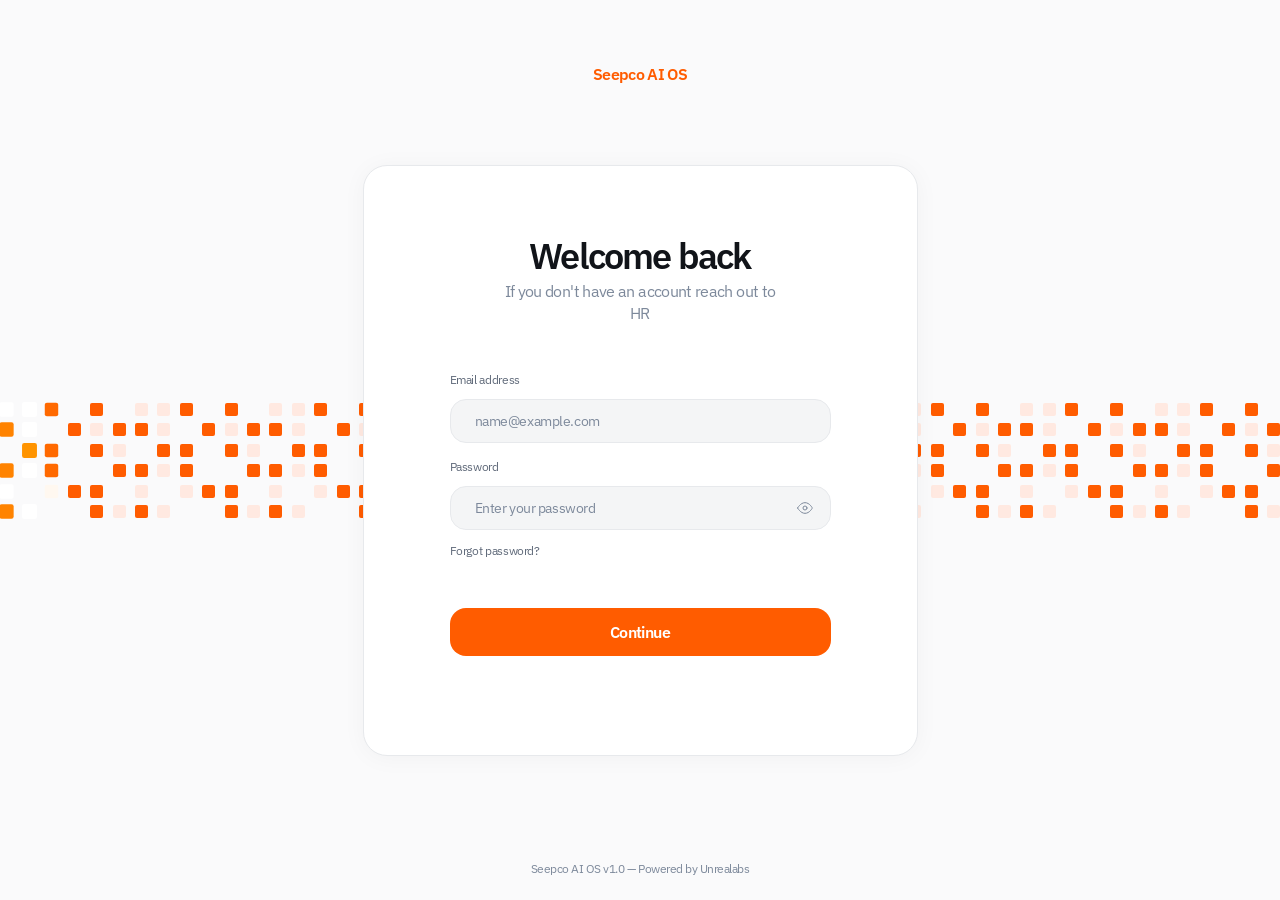
<file: index.html>
<!DOCTYPE html>
<html lang="en">
<head>
  <meta charset="UTF-8">
  <meta name="viewport" content="width=device-width, initial-scale=1.0">
  <title>Seepco AI OS — Login</title>
  <link rel="preconnect" href="https://fonts.googleapis.com">
  <link rel="preconnect" href="https://fonts.gstatic.com" crossorigin>
  <link href="https://fonts.googleapis.com/css2?family=IBM+Plex+Sans:wght@400;600&display=swap" rel="stylesheet">
  <link rel="stylesheet" href="tokens.css">
  <link rel="stylesheet" href="styles.css">
</head>
<body>
  <div class="page">

    <header class="brand">Seepco AI OS</header>

    <main class="main-content">
      <div class="pixel-grids pixel-grids--left" id="gridsLeft"></div>

      <div class="login-card">
        <div class="login-card__inner">

          <div class="login-card__heading">
            <h1 class="login-card__title">Welcome back</h1>
            <p class="login-card__subtitle">If you don't have an account reach out to HR</p>
          </div>

          <form class="login-form" id="loginForm" novalidate>
            <div class="form-fields">
              <div class="form-group">
                <label class="form-label" for="email">Email address</label>
                <input
                  class="form-input"
                  type="email"
                  id="email"
                  name="email"
                  placeholder="name@example.com"
                  autocomplete="email"
                  required
                >
              </div>
              <div class="form-group">
                <label class="form-label" for="password">Password</label>
                <div class="input-wrapper">
                  <input
                    class="form-input"
                    type="password"
                    id="password"
                    name="password"
                    placeholder="Enter your password"
                    autocomplete="current-password"
                    required
                  >
                  <button type="button" class="toggle-password" id="togglePassword" aria-label="Toggle password visibility">
                    <svg class="eye-icon" id="eyeIcon" xmlns="http://www.w3.org/2000/svg" width="16" height="16" viewBox="0 0 24 24" fill="none" stroke="currentColor" stroke-width="1.5" stroke-linecap="round" stroke-linejoin="round">
                      <path d="M1 12s4-8 11-8 11 8 11 8-4 8-11 8-11-8-11-8z"/>
                      <circle cx="12" cy="12" r="3"/>
                    </svg>
                  </button>
                </div>
              </div>
            </div>

            <a href="#" class="forgot-password">Forgot password?</a>

            <button type="submit" class="btn-continue" id="continueBtn">
              <span class="btn-continue__text">Continue</span>
              <span class="btn-continue__spinner" id="btnSpinner" aria-hidden="true"></span>
            </button>

            <p class="form-error" id="formError" role="alert" aria-live="polite"></p>
          </form>

        </div>
      </div>

      <div class="pixel-grids pixel-grids--right" id="gridsRight"></div>
    </main>

    <footer class="footer">Seepco AI OS v1.0 — Powered by Unrealabs</footer>

  </div>

  <script src="script.js"></script>
</body>
</html>
</file>
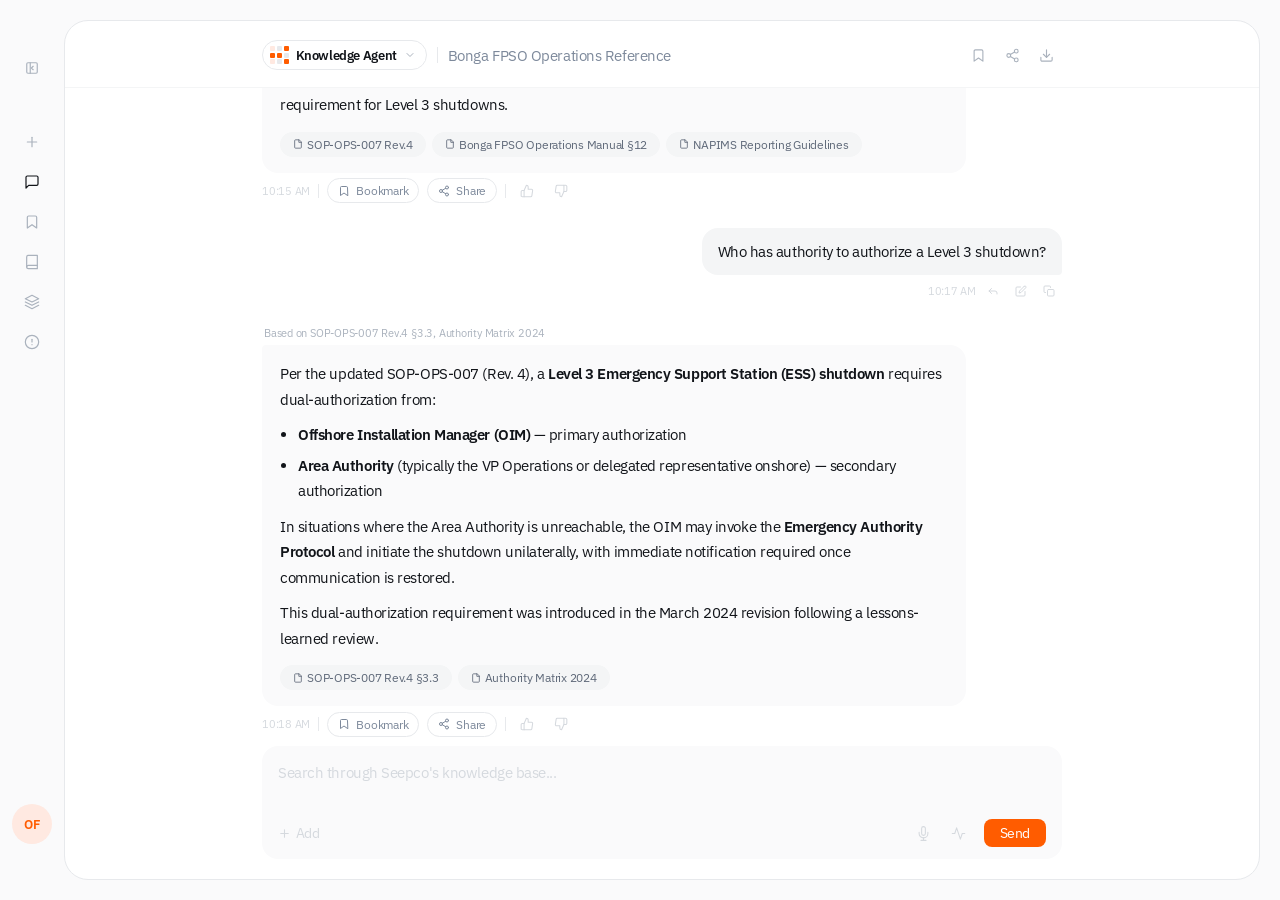
<file: agent-chat.html>
<!DOCTYPE html>
<html lang="en">
<head>
  <meta charset="UTF-8">
  <meta name="viewport" content="width=device-width, initial-scale=1.0">
  <title>Seepco AI OS — Knowledge Agent</title>
  <link rel="preconnect" href="https://fonts.googleapis.com">
  <link rel="preconnect" href="https://fonts.gstatic.com" crossorigin>
  <link href="https://fonts.googleapis.com/css2?family=IBM+Plex+Sans:wght@400;600&display=swap" rel="stylesheet">
  <link rel="stylesheet" href="tokens.css">
  <link rel="stylesheet" href="chat.css">
</head>
<body>

  <div class="app">

    <!-- ── SIDEBAR (collapsed) ─────────────────────────────── -->
    <aside class="sidebar" id="sidebar">
      <div class="sidebar__brand-row">
        <span class="sidebar__brand-text">Seepco AI OS</span>
        <button class="sidebar__collapse-btn" id="collapseBtn" aria-label="Expand sidebar">
          <svg width="14" height="14" viewBox="0 0 24 24" fill="none" stroke="currentColor" stroke-width="2" stroke-linecap="round" stroke-linejoin="round"><rect x="3" y="3" width="18" height="18" rx="2"/><line x1="9" y1="3" x2="9" y2="21"/><polyline points="14 9 11 12 14 15"/></svg>
        </button>
      </div>

      <nav class="sidebar__nav">
        <a href="dashboard.html" class="nav-item">
          <span class="nav-item__icon">
            <svg width="16" height="16" viewBox="0 0 24 24" fill="none" stroke="currentColor" stroke-width="1.8" stroke-linecap="round" stroke-linejoin="round"><line x1="12" y1="5" x2="12" y2="19"/><line x1="5" y1="12" x2="19" y2="12"/></svg>
          </span>
          <span class="nav-item__label">New chat</span>
        </a>
        <a href="conversations.html" class="nav-item nav-item--active">
          <span class="nav-item__icon">
            <svg width="16" height="16" viewBox="0 0 24 24" fill="none" stroke="currentColor" stroke-width="1.8" stroke-linecap="round" stroke-linejoin="round"><path d="M21 15a2 2 0 0 1-2 2H7l-4 4V5a2 2 0 0 1 2-2h14a2 2 0 0 1 2 2z"/></svg>
          </span>
          <span class="nav-item__label">My conversations</span>
        </a>
        <a href="bookmarks.html" class="nav-item">
          <span class="nav-item__icon">
            <svg width="16" height="16" viewBox="0 0 24 24" fill="none" stroke="currentColor" stroke-width="1.8" stroke-linecap="round" stroke-linejoin="round"><path d="M19 21l-7-5-7 5V5a2 2 0 0 1 2-2h10a2 2 0 0 1 2 2z"/></svg>
          </span>
          <span class="nav-item__label">Bookmarked answers</span>
        </a>
        <a href="knowledge-base.html" class="nav-item">
          <span class="nav-item__icon"><svg width="16" height="16" viewBox="0 0 24 24" fill="none" stroke="currentColor" stroke-width="1.8" stroke-linecap="round" stroke-linejoin="round"><path d="M4 19.5A2.5 2.5 0 0 1 6.5 17H20"/><path d="M6.5 2H20v20H6.5A2.5 2.5 0 0 1 4 19.5v-15A2.5 2.5 0 0 1 6.5 2z"/></svg></span>
          <span class="nav-item__label">Knowledge Base</span>
        </a>
        <a href="agents.html" class="nav-item">
          <span class="nav-item__left">
            <span class="nav-item__icon">
              <svg width="16" height="16" viewBox="0 0 24 24" fill="none" stroke="currentColor" stroke-width="1.8" stroke-linecap="round" stroke-linejoin="round"><path d="M12 2L2 7l10 5 10-5-10-5z"/><path d="M2 17l10 5 10-5"/><path d="M2 12l10 5 10-5"/></svg>
            </span>
            <span class="nav-item__label">Departments AI</span>
          </span>
          <svg class="nav-item__chevron" width="14" height="14" viewBox="0 0 24 24" fill="none" stroke="currentColor" stroke-width="1.8" stroke-linecap="round" stroke-linejoin="round"><polyline points="6 9 12 15 18 9"/></svg>
        </a>
        <a href="help.html" class="nav-item">
          <span class="nav-item__icon">
            <svg width="16" height="16" viewBox="0 0 24 24" fill="none" stroke="currentColor" stroke-width="1.8" stroke-linecap="round" stroke-linejoin="round"><circle cx="12" cy="12" r="10"/><line x1="12" y1="8" x2="12" y2="12"/><line x1="12" y1="16" x2="12.01" y2="16"/></svg>
          </span>
          <span class="nav-item__label">Help &amp; support</span>
        </a>
      </nav>

      <div class="sidebar__user">
        <div class="user-info">
          <div class="user-avatar">OF</div>
          <div class="user-details">
            <span class="user-name">Oduneye Oluwafemi</span>
            <span class="user-role">HR Specialist</span>
          </div>
        </div>
        <button class="user-menu-btn" aria-label="User menu">
          <svg width="14" height="14" viewBox="0 0 24 24" fill="none" stroke="currentColor" stroke-width="1.8" stroke-linecap="round" stroke-linejoin="round"><circle cx="12" cy="5" r="1.2"/><circle cx="12" cy="12" r="1.2"/><circle cx="12" cy="19" r="1.2"/></svg>
        </button>
      </div>
    </aside>

    <!-- ── MAIN CARD ───────────────────────────────────────── -->
    <main class="main-card">

      <div class="chat-layout">

        <!-- Header — Knowledge Agent with dropdown chevron -->
        <header class="chat-header">
          <div class="chat-header__inner">
            <div class="chat-header__left">
              <!-- Agent selector pill with chevron (dropdown) -->
              <div class="agent-pill" id="agentPill">
                <div class="agent-pill__icon" id="headerIcon"></div>
                <span class="agent-pill__name">Knowledge Agent</span>
                <svg class="agent-pill__chevron" width="12" height="12" viewBox="0 0 24 24" fill="none" stroke="currentColor" stroke-width="2" stroke-linecap="round" stroke-linejoin="round"><polyline points="6 9 12 15 18 9"/></svg>
              </div>
              <div class="chat-header__sep"></div>
              <span class="chat-header__title">Bonga FPSO Operations Reference</span>
            </div>
            <div class="chat-header__actions">
              <button class="header-btn" aria-label="Bookmark">
                <svg width="15" height="15" viewBox="0 0 24 24" fill="none" stroke="currentColor" stroke-width="1.8" stroke-linecap="round" stroke-linejoin="round"><path d="M19 21l-7-5-7 5V5a2 2 0 0 1 2-2h10a2 2 0 0 1 2 2z"/></svg>
              </button>
              <button class="header-btn" aria-label="Share">
                <svg width="15" height="15" viewBox="0 0 24 24" fill="none" stroke="currentColor" stroke-width="1.8" stroke-linecap="round" stroke-linejoin="round"><circle cx="18" cy="5" r="3"/><circle cx="6" cy="12" r="3"/><circle cx="18" cy="19" r="3"/><line x1="8.59" y1="13.51" x2="15.42" y2="17.49"/><line x1="15.41" y1="6.51" x2="8.59" y2="10.49"/></svg>
              </button>
              <button class="header-btn" aria-label="Export">
                <svg width="15" height="15" viewBox="0 0 24 24" fill="none" stroke="currentColor" stroke-width="1.8" stroke-linecap="round" stroke-linejoin="round"><path d="M21 15v4a2 2 0 0 1-2 2H5a2 2 0 0 1-2-2v-4"/><polyline points="7 10 12 15 17 10"/><line x1="12" y1="15" x2="12" y2="3"/></svg>
              </button>
            </div>
          </div>
        </header>

        <!-- Messages -->
        <div class="chat-messages" id="chatMessages">
          <div class="msgs-inner" id="msgsInner">

            <!-- User message 1 -->
            <div class="msg msg--user">
              <div class="msg__bubble">What is the emergency shutdown procedure for Bonga FPSO?</div>
              <div class="msg__meta">
                <span class="msg__time">10:14 AM</span>
                <button class="msg__action-btn" aria-label="Reply"><svg width="12" height="12" viewBox="0 0 24 24" fill="none" stroke="currentColor" stroke-width="2" stroke-linecap="round" stroke-linejoin="round"><polyline points="9 17 4 12 9 7"/><path d="M20 18v-2a4 4 0 0 0-4-4H4"/></svg></button>
                <button class="msg__action-btn" aria-label="Edit"><svg width="12" height="12" viewBox="0 0 24 24" fill="none" stroke="currentColor" stroke-width="2" stroke-linecap="round" stroke-linejoin="round"><path d="M11 4H4a2 2 0 0 0-2 2v14a2 2 0 0 0 2 2h14a2 2 0 0 0 2-2v-7"/><path d="M18.5 2.5a2.121 2.121 0 0 1 3 3L12 15l-4 1 1-4 9.5-9.5z"/></svg></button>
                <button class="msg__action-btn" aria-label="Copy"><svg width="12" height="12" viewBox="0 0 24 24" fill="none" stroke="currentColor" stroke-width="2" stroke-linecap="round" stroke-linejoin="round"><rect x="9" y="9" width="13" height="13" rx="2"/><path d="M5 15H4a2 2 0 0 1-2-2V4a2 2 0 0 1 2-2h9a2 2 0 0 1 2 2v1"/></svg></button>
              </div>
            </div>

            <!-- AI response 1 — with thumbs + bookmark/share pill -->
            <div class="msg msg--ai">
              <p class="msg__source-label">Based on SOP-OPS-007 Rev.4, Bonga FPSO Operations Manual §12</p>
              <div class="msg__card">
                <div class="msg__text">
                  <p>The <strong>Emergency Shutdown Procedure for Bonga FPSO</strong> (SOP-OPS-007, Rev. 4 — updated March 2024) defines a three-tier shutdown sequence:</p>
                  <ul>
                    <li><strong>Level 1 — Process Shutdown (PSD):</strong> Initiated automatically by process control systems or manually by the operator. Isolates specific process equipment while maintaining overall facility operations. No prior authorization required.</li>
                    <li><strong>Level 2 — Emergency Shutdown (ESD):</strong> Requires authorization from the Offshore Installation Manager (OIM). Shuts down all production operations and isolates hydrocarbon inventories. NAPIMS must be notified within <strong>2 hours</strong>.</li>
                    <li><strong>Level 3 — Emergency Support Station (ESS):</strong> Full facility shutdown including utilities. <strong>Dual-authorization</strong> required from OIM + Area Authority. Triggers automatic evacuation protocol and SIMOPS suspension.</li>
                  </ul>
                  <p>The March 2024 revision introduced updated communication checklists and a dual-authorization requirement for Level 3 shutdowns.</p>
                </div>
                <div class="msg__citations">
                  <a href="document.html" class="citation-chip">
                    <svg width="10" height="10" viewBox="0 0 24 24" fill="none" stroke="currentColor" stroke-width="2" stroke-linecap="round" stroke-linejoin="round"><path d="M14 2H6a2 2 0 0 0-2 2v16a2 2 0 0 0 2 2h12a2 2 0 0 0 2-2V8z"/><polyline points="14 2 14 8 20 8"/></svg>
                    SOP-OPS-007 Rev.4
                  </a>
                  <a href="document.html" class="citation-chip">
                    <svg width="10" height="10" viewBox="0 0 24 24" fill="none" stroke="currentColor" stroke-width="2" stroke-linecap="round" stroke-linejoin="round"><path d="M14 2H6a2 2 0 0 0-2 2v16a2 2 0 0 0 2 2h12a2 2 0 0 0 2-2V8z"/><polyline points="14 2 14 8 20 8"/></svg>
                    Bonga FPSO Operations Manual §12
                  </a>
                  <a href="document.html" class="citation-chip">
                    <svg width="10" height="10" viewBox="0 0 24 24" fill="none" stroke="currentColor" stroke-width="2" stroke-linecap="round" stroke-linejoin="round"><path d="M14 2H6a2 2 0 0 0-2 2v16a2 2 0 0 0 2 2h12a2 2 0 0 0 2-2V8z"/><polyline points="14 2 14 8 20 8"/></svg>
                    NAPIMS Reporting Guidelines
                  </a>
                </div>
              </div>
              <!-- Agent-specific action bar -->
              <div class="msg__agent-bar">
                <span class="msg__time">10:15 AM</span>
                <div class="agent-bar-sep"></div>
                <button class="agent-bar-pill" aria-label="Bookmark and share">
                  <svg width="12" height="12" viewBox="0 0 24 24" fill="none" stroke="currentColor" stroke-width="2" stroke-linecap="round" stroke-linejoin="round"><path d="M19 21l-7-5-7 5V5a2 2 0 0 1 2-2h10a2 2 0 0 1 2 2z"/></svg>
                  Bookmark
                </button>
                <button class="agent-bar-pill" aria-label="Share">
                  <svg width="12" height="12" viewBox="0 0 24 24" fill="none" stroke="currentColor" stroke-width="2" stroke-linecap="round" stroke-linejoin="round"><circle cx="18" cy="5" r="3"/><circle cx="6" cy="12" r="3"/><circle cx="18" cy="19" r="3"/><line x1="8.59" y1="13.51" x2="15.42" y2="17.49"/><line x1="15.41" y1="6.51" x2="8.59" y2="10.49"/></svg>
                  Share
                </button>
                <div class="agent-bar-sep"></div>
                <button class="thumb-btn" aria-label="Helpful">
                  <svg width="14" height="14" viewBox="0 0 24 24" fill="none" stroke="currentColor" stroke-width="1.8" stroke-linecap="round" stroke-linejoin="round"><path d="M14 9V5a3 3 0 0 0-3-3l-4 9v11h11.28a2 2 0 0 0 2-1.7l1.38-9a2 2 0 0 0-2-2.3H14z"/><path d="M7 22H4a2 2 0 0 1-2-2v-7a2 2 0 0 1 2-2h3"/></svg>
                </button>
                <button class="thumb-btn" aria-label="Not helpful">
                  <svg width="14" height="14" viewBox="0 0 24 24" fill="none" stroke="currentColor" stroke-width="1.8" stroke-linecap="round" stroke-linejoin="round"><path d="M10 15v4a3 3 0 0 0 3 3l4-9V2H5.72a2 2 0 0 0-2 1.7l-1.38 9a2 2 0 0 0 2 2.3H10z"/><path d="M17 2h2.67A2.31 2.31 0 0 1 22 4v7a2.31 2.31 0 0 1-2.33 2H17"/></svg>
                </button>
              </div>
            </div>

            <!-- User message 2 -->
            <div class="msg msg--user">
              <div class="msg__bubble">Who has authority to authorize a Level 3 shutdown?</div>
              <div class="msg__meta">
                <span class="msg__time">10:17 AM</span>
                <button class="msg__action-btn" aria-label="Reply"><svg width="12" height="12" viewBox="0 0 24 24" fill="none" stroke="currentColor" stroke-width="2" stroke-linecap="round" stroke-linejoin="round"><polyline points="9 17 4 12 9 7"/><path d="M20 18v-2a4 4 0 0 0-4-4H4"/></svg></button>
                <button class="msg__action-btn" aria-label="Edit"><svg width="12" height="12" viewBox="0 0 24 24" fill="none" stroke="currentColor" stroke-width="2" stroke-linecap="round" stroke-linejoin="round"><path d="M11 4H4a2 2 0 0 0-2 2v14a2 2 0 0 0 2 2h14a2 2 0 0 0 2-2v-7"/><path d="M18.5 2.5a2.121 2.121 0 0 1 3 3L12 15l-4 1 1-4 9.5-9.5z"/></svg></button>
                <button class="msg__action-btn" aria-label="Copy"><svg width="12" height="12" viewBox="0 0 24 24" fill="none" stroke="currentColor" stroke-width="2" stroke-linecap="round" stroke-linejoin="round"><rect x="9" y="9" width="13" height="13" rx="2"/><path d="M5 15H4a2 2 0 0 1-2-2V4a2 2 0 0 1 2-2h9a2 2 0 0 1 2 2v1"/></svg></button>
              </div>
            </div>

            <!-- AI response 2 -->
            <div class="msg msg--ai">
              <p class="msg__source-label">Based on SOP-OPS-007 Rev.4 §3.3, Authority Matrix 2024</p>
              <div class="msg__card">
                <div class="msg__text">
                  <p>Per the updated SOP-OPS-007 (Rev. 4), a <strong>Level 3 Emergency Support Station (ESS) shutdown</strong> requires dual-authorization from:</p>
                  <ul>
                    <li><strong>Offshore Installation Manager (OIM)</strong> — primary authorization</li>
                    <li><strong>Area Authority</strong> (typically the VP Operations or delegated representative onshore) — secondary authorization</li>
                  </ul>
                  <p>In situations where the Area Authority is unreachable, the OIM may invoke the <strong>Emergency Authority Protocol</strong> and initiate the shutdown unilaterally, with immediate notification required once communication is restored.</p>
                  <p>This dual-authorization requirement was introduced in the March 2024 revision following a lessons-learned review.</p>
                </div>
                <div class="msg__citations">
                  <a href="document.html" class="citation-chip">
                    <svg width="10" height="10" viewBox="0 0 24 24" fill="none" stroke="currentColor" stroke-width="2" stroke-linecap="round" stroke-linejoin="round"><path d="M14 2H6a2 2 0 0 0-2 2v16a2 2 0 0 0 2 2h12a2 2 0 0 0 2-2V8z"/><polyline points="14 2 14 8 20 8"/></svg>
                    SOP-OPS-007 Rev.4 §3.3
                  </a>
                  <a href="document.html" class="citation-chip">
                    <svg width="10" height="10" viewBox="0 0 24 24" fill="none" stroke="currentColor" stroke-width="2" stroke-linecap="round" stroke-linejoin="round"><path d="M14 2H6a2 2 0 0 0-2 2v16a2 2 0 0 0 2 2h12a2 2 0 0 0 2-2V8z"/><polyline points="14 2 14 8 20 8"/></svg>
                    Authority Matrix 2024
                  </a>
                </div>
              </div>
              <div class="msg__agent-bar">
                <span class="msg__time">10:18 AM</span>
                <div class="agent-bar-sep"></div>
                <button class="agent-bar-pill" aria-label="Bookmark">
                  <svg width="12" height="12" viewBox="0 0 24 24" fill="none" stroke="currentColor" stroke-width="2" stroke-linecap="round" stroke-linejoin="round"><path d="M19 21l-7-5-7 5V5a2 2 0 0 1 2-2h10a2 2 0 0 1 2 2z"/></svg>
                  Bookmark
                </button>
                <button class="agent-bar-pill" aria-label="Share">
                  <svg width="12" height="12" viewBox="0 0 24 24" fill="none" stroke="currentColor" stroke-width="2" stroke-linecap="round" stroke-linejoin="round"><circle cx="18" cy="5" r="3"/><circle cx="6" cy="12" r="3"/><circle cx="18" cy="19" r="3"/><line x1="8.59" y1="13.51" x2="15.42" y2="17.49"/><line x1="15.41" y1="6.51" x2="8.59" y2="10.49"/></svg>
                  Share
                </button>
                <div class="agent-bar-sep"></div>
                <button class="thumb-btn" aria-label="Helpful">
                  <svg width="14" height="14" viewBox="0 0 24 24" fill="none" stroke="currentColor" stroke-width="1.8" stroke-linecap="round" stroke-linejoin="round"><path d="M14 9V5a3 3 0 0 0-3-3l-4 9v11h11.28a2 2 0 0 0 2-1.7l1.38-9a2 2 0 0 0-2-2.3H14z"/><path d="M7 22H4a2 2 0 0 1-2-2v-7a2 2 0 0 1 2-2h3"/></svg>
                </button>
                <button class="thumb-btn" aria-label="Not helpful">
                  <svg width="14" height="14" viewBox="0 0 24 24" fill="none" stroke="currentColor" stroke-width="1.8" stroke-linecap="round" stroke-linejoin="round"><path d="M10 15v4a3 3 0 0 0 3 3l4-9V2H5.72a2 2 0 0 0-2 1.7l-1.38 9a2 2 0 0 0 2 2.3H10z"/><path d="M17 2h2.67A2.31 2.31 0 0 1 22 4v7a2.31 2.31 0 0 1-2.33 2H17"/></svg>
                </button>
              </div>
            </div>

          </div><!-- /msgs-inner -->
        </div><!-- /chat-messages -->

        <!-- Composer -->
        <div class="chat-composer">
          <div class="composer-inner">
            <div class="chat-card">
              <textarea
                class="chat-input"
                id="chatInput"
                rows="2"
                placeholder="Search through Seepco's knowledge base..."
                aria-label="Type your message"
              ></textarea>
              <div class="chat-actions">
                <button class="chat-add-btn">
                  <svg width="13" height="13" viewBox="0 0 24 24" fill="none" stroke="currentColor" stroke-width="2" stroke-linecap="round" stroke-linejoin="round"><line x1="12" y1="5" x2="12" y2="19"/><line x1="5" y1="12" x2="19" y2="12"/></svg>
                  Add
                </button>
                <div class="chat-actions__right">
                  <button class="chat-icon-btn" aria-label="Microphone">
                    <svg width="15" height="15" viewBox="0 0 24 24" fill="none" stroke="currentColor" stroke-width="1.7" stroke-linecap="round" stroke-linejoin="round"><path d="M12 1a3 3 0 0 0-3 3v8a3 3 0 0 0 6 0V4a3 3 0 0 0-3-3z"/><path d="M19 10v2a7 7 0 0 1-14 0v-2"/><line x1="12" y1="19" x2="12" y2="23"/><line x1="8" y1="23" x2="16" y2="23"/></svg>
                  </button>
                  <button class="chat-icon-btn" aria-label="Voice">
                    <svg width="15" height="15" viewBox="0 0 24 24" fill="none" stroke="currentColor" stroke-width="1.7" stroke-linecap="round" stroke-linejoin="round"><polyline points="22 12 18 12 15 21 9 3 6 12 2 12"/></svg>
                  </button>
                  <button class="chat-send-btn" id="sendBtn">Send</button>
                </div>
              </div>
            </div>
          </div>
        </div>

      </div><!-- /chat-layout -->
    </main>
  </div>

  <script src="agent-chat.js"></script>
</body>
</html>
</file>
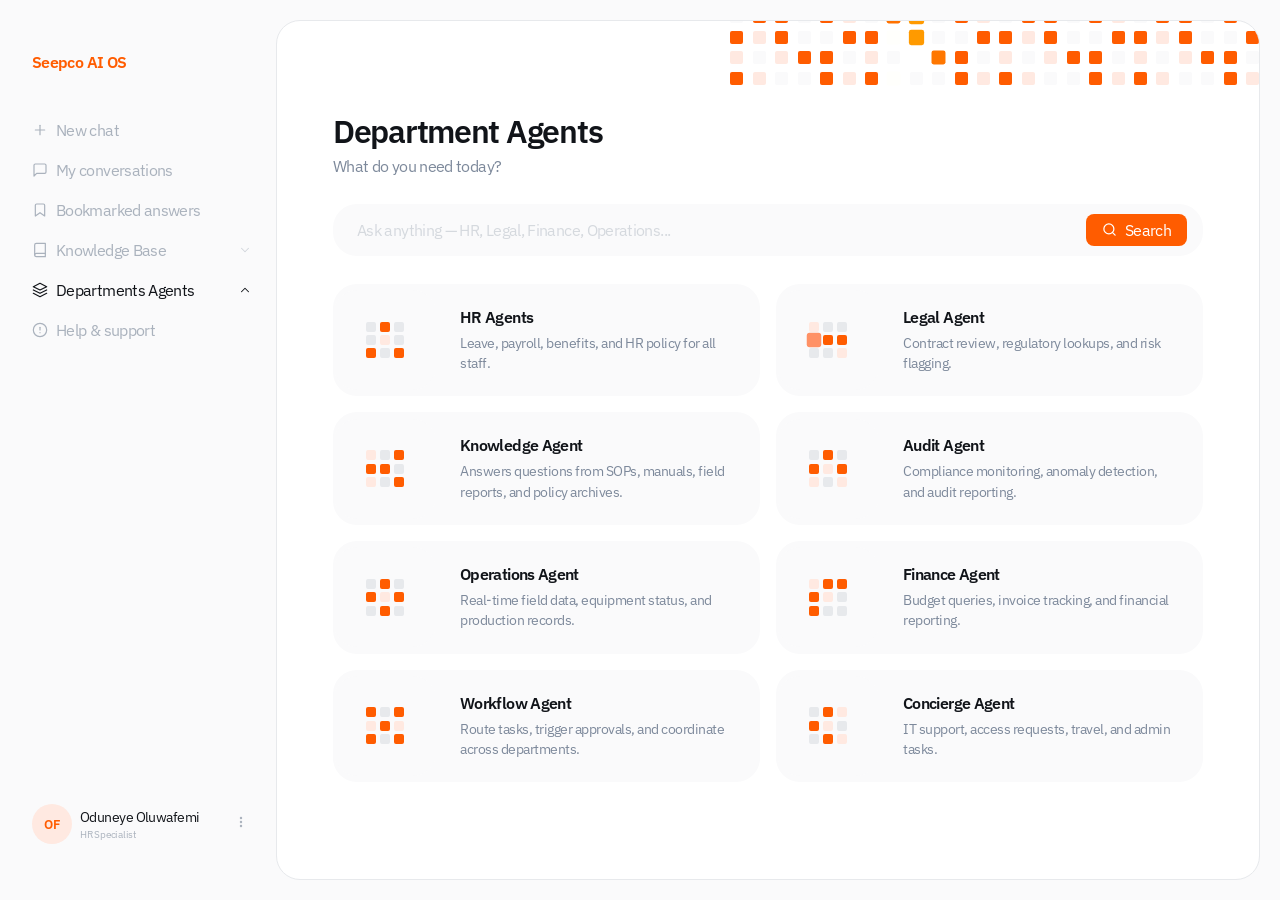
<file: agents.html>
<!DOCTYPE html>
<html lang="en">
<head>
  <meta charset="UTF-8">
  <meta name="viewport" content="width=device-width, initial-scale=1.0">
  <title>Seepco AI OS — Department Agents</title>
  <link rel="preconnect" href="https://fonts.googleapis.com">
  <link rel="preconnect" href="https://fonts.gstatic.com" crossorigin>
  <link href="https://fonts.googleapis.com/css2?family=IBM+Plex+Sans:wght@400;600&display=swap" rel="stylesheet">
  <link rel="stylesheet" href="tokens.css">
  <link rel="stylesheet" href="agents.css">
</head>
<body>

  <div class="app">

    <!-- ── SIDEBAR ─────────────────────────────────────────── -->
    <aside class="sidebar">
      <div class="sidebar__brand">Seepco AI OS</div>

      <nav class="sidebar__nav">
        <a href="dashboard.html" class="nav-item">
          <span class="nav-item__icon">
            <svg width="16" height="16" viewBox="0 0 24 24" fill="none" stroke="currentColor" stroke-width="1.8" stroke-linecap="round" stroke-linejoin="round"><line x1="12" y1="5" x2="12" y2="19"/><line x1="5" y1="12" x2="19" y2="12"/></svg>
          </span>
          New chat
        </a>
        <a href="conversations.html" class="nav-item">
          <span class="nav-item__icon">
            <svg width="16" height="16" viewBox="0 0 24 24" fill="none" stroke="currentColor" stroke-width="1.8" stroke-linecap="round" stroke-linejoin="round"><path d="M21 15a2 2 0 0 1-2 2H7l-4 4V5a2 2 0 0 1 2-2h14a2 2 0 0 1 2 2z"/></svg>
          </span>
          My conversations
        </a>
        <a href="bookmarks.html" class="nav-item">
          <span class="nav-item__icon">
            <svg width="16" height="16" viewBox="0 0 24 24" fill="none" stroke="currentColor" stroke-width="1.8" stroke-linecap="round" stroke-linejoin="round"><path d="M19 21l-7-5-7 5V5a2 2 0 0 1 2-2h10a2 2 0 0 1 2 2z"/></svg>
          </span>
          Bookmarked answers
        </a>
        <details class="nav-group">
          <summary class="nav-item nav-item--expandable">
            <span class="nav-item__left">
              <span class="nav-item__icon"><svg width="16" height="16" viewBox="0 0 24 24" fill="none" stroke="currentColor" stroke-width="1.8" stroke-linecap="round" stroke-linejoin="round"><path d="M4 19.5A2.5 2.5 0 0 1 6.5 17H20"/><path d="M6.5 2H20v20H6.5A2.5 2.5 0 0 1 4 19.5v-15A2.5 2.5 0 0 1 6.5 2z"/></svg></span>
              <span class="nav-item__label">Knowledge Base</span>
            </span>
            <svg class="nav-item__chevron" width="14" height="14" viewBox="0 0 24 24" fill="none" stroke="currentColor" stroke-width="1.8" stroke-linecap="round" stroke-linejoin="round"><polyline points="6 9 12 15 18 9"/></svg>
          </summary>
          <div class="nav-sub">
            <form class="nav-sub__search" action="knowledge-base.html" method="get" role="search">
              <svg width="14" height="14" viewBox="0 0 16 16" fill="none"><circle cx="7" cy="7" r="4.5" stroke="#aab2bd" stroke-width="1.2"/><line x1="10.5" y1="10.5" x2="13.5" y2="13.5" stroke="#aab2bd" stroke-width="1.2" stroke-linecap="round"/></svg>
              <input type="text" name="q" placeholder="Search knowledge base…" aria-label="Search knowledge base">
            </form>
            <a href="knowledge-base.html" class="nav-sub__item">Search</a>
            <a href="knowledge-base.html?screen=mysearch" class="nav-sub__item">My searches</a>
            <a href="knowledge-base.html?screen=mysaves" class="nav-sub__item">My saves</a>
          </div>
        </details>
        <a href="agents.html" class="nav-item nav-item--active nav-item--expandable">
          <span class="nav-item__left">
            <span class="nav-item__icon">
              <svg width="16" height="16" viewBox="0 0 24 24" fill="none" stroke="currentColor" stroke-width="1.8" stroke-linecap="round" stroke-linejoin="round"><path d="M12 2L2 7l10 5 10-5-10-5z"/><path d="M2 17l10 5 10-5"/><path d="M2 12l10 5 10-5"/></svg>
            </span>
            Departments Agents
          </span>
          <svg class="nav-item__chevron nav-item__chevron--open" width="14" height="14" viewBox="0 0 24 24" fill="none" stroke="currentColor" stroke-width="1.8" stroke-linecap="round" stroke-linejoin="round"><polyline points="6 9 12 15 18 9"/></svg>
        </a>
        <a href="help.html" class="nav-item">
          <span class="nav-item__icon">
            <svg width="16" height="16" viewBox="0 0 24 24" fill="none" stroke="currentColor" stroke-width="1.8" stroke-linecap="round" stroke-linejoin="round"><circle cx="12" cy="12" r="10"/><line x1="12" y1="8" x2="12" y2="12"/><line x1="12" y1="16" x2="12.01" y2="16"/></svg>
          </span>
          Help &amp; support
        </a>
      </nav>

      <div class="sidebar__user">
        <div class="user-info">
          <div class="user-avatar">OF</div>
          <div class="user-details">
            <span class="user-name">Oduneye Oluwafemi</span>
            <span class="user-role">HR Specialist</span>
          </div>
        </div>
        <button class="user-menu-btn" aria-label="User menu">
          <svg width="14" height="14" viewBox="0 0 24 24" fill="none" stroke="currentColor" stroke-width="1.8" stroke-linecap="round" stroke-linejoin="round"><circle cx="12" cy="5" r="1.2"/><circle cx="12" cy="12" r="1.2"/><circle cx="12" cy="19" r="1.2"/></svg>
        </button>
      </div>
    </aside>

    <!-- ── MAIN CARD ───────────────────────────────────────── -->
    <main class="main-card">

      <div class="deco-grids" id="decoGrids"></div>

      <div class="main-card__scroll">

        <!-- Heading -->
        <section class="page-heading">
          <h1 class="page-heading__title">Department Agents</h1>
          <p class="page-heading__sub">What do you need today?</p>
        </section>

        <!-- Search bar -->
        <div class="search-bar">
          <input
            class="search-input"
            type="text"
            id="searchInput"
            placeholder="Ask anything — HR, Legal, Finance, Operations..."
            aria-label="Search agents"
          >
          <button class="search-btn" id="searchBtn">
            <svg width="15" height="15" viewBox="0 0 24 24" fill="none" stroke="currentColor" stroke-width="2" stroke-linecap="round" stroke-linejoin="round"><circle cx="11" cy="11" r="8"/><line x1="21" y1="21" x2="16.65" y2="16.65"/></svg>
            Search
          </button>
        </div>

        <!-- Agents 2-column grid -->
        <div class="agents-grid" id="agentsGrid"></div>

      </div>
    </main>

  </div>

  <script src="agents.js"></script>
</body>
</html>
</file>
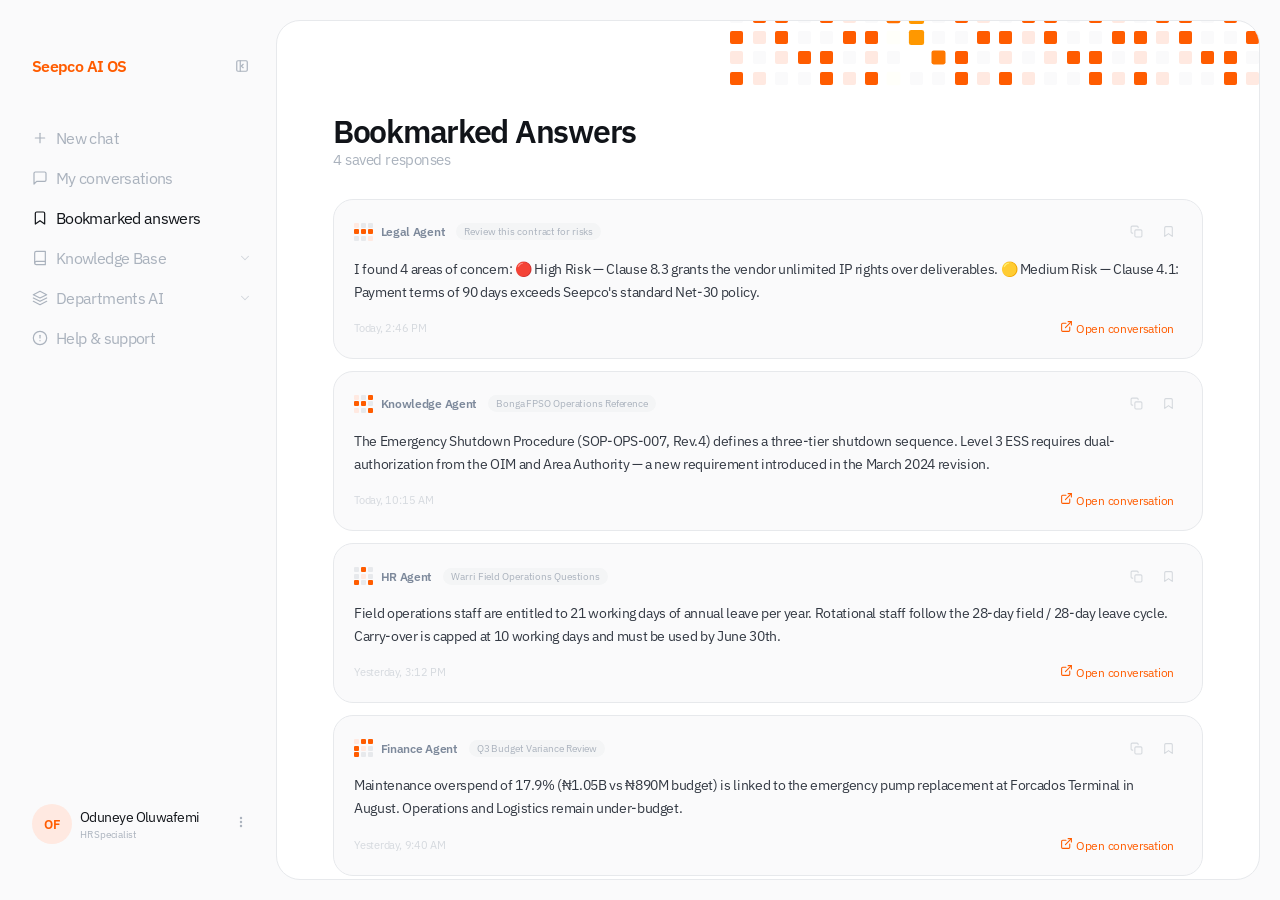
<file: bookmarks.html>
<!DOCTYPE html>
<html lang="en">
<head>
  <meta charset="UTF-8">
  <meta name="viewport" content="width=device-width, initial-scale=1.0">
  <title>Seepco AI OS — Bookmarked Answers</title>
  <link rel="preconnect" href="https://fonts.googleapis.com">
  <link rel="preconnect" href="https://fonts.gstatic.com" crossorigin>
  <link href="https://fonts.googleapis.com/css2?family=IBM+Plex+Sans:wght@400;600&display=swap" rel="stylesheet">
  <link rel="stylesheet" href="tokens.css">
  <link rel="stylesheet" href="dashboard.css">
  <link rel="stylesheet" href="inner-pages.css">
</head>
<body>
<div class="app">

  <!-- ── SIDEBAR ─────────────────────────────────────────── -->
  <aside class="sidebar" id="sidebar">
    <div class="sidebar__brand-row">
      <span class="sidebar__brand-text">Seepco AI OS</span>
      <button class="sidebar__collapse-btn" id="collapseBtn" aria-label="Collapse sidebar">
        <svg width="14" height="14" viewBox="0 0 24 24" fill="none" stroke="currentColor" stroke-width="2" stroke-linecap="round" stroke-linejoin="round"><rect x="3" y="3" width="18" height="18" rx="2"/><line x1="9" y1="3" x2="9" y2="21"/><polyline points="14 9 11 12 14 15"/></svg>
      </button>
    </div>
    <nav class="sidebar__nav">
      <a href="dashboard.html" class="nav-item">
        <span class="nav-item__icon"><svg width="16" height="16" viewBox="0 0 24 24" fill="none" stroke="currentColor" stroke-width="1.8" stroke-linecap="round" stroke-linejoin="round"><line x1="12" y1="5" x2="12" y2="19"/><line x1="5" y1="12" x2="19" y2="12"/></svg></span>
        <span class="nav-item__label">New chat</span>
      </a>
      <a href="conversations.html" class="nav-item">
        <span class="nav-item__icon"><svg width="16" height="16" viewBox="0 0 24 24" fill="none" stroke="currentColor" stroke-width="1.8" stroke-linecap="round" stroke-linejoin="round"><path d="M21 15a2 2 0 0 1-2 2H7l-4 4V5a2 2 0 0 1 2-2h14a2 2 0 0 1 2 2z"/></svg></span>
        <span class="nav-item__label">My conversations</span>
      </a>
      <a href="bookmarks.html" class="nav-item nav-item--active">
        <span class="nav-item__icon"><svg width="16" height="16" viewBox="0 0 24 24" fill="none" stroke="currentColor" stroke-width="1.8" stroke-linecap="round" stroke-linejoin="round"><path d="M19 21l-7-5-7 5V5a2 2 0 0 1 2-2h10a2 2 0 0 1 2 2z"/></svg></span>
        <span class="nav-item__label">Bookmarked answers</span>
      </a>
      <details class="nav-group">
        <summary class="nav-item nav-item--expandable">
          <span class="nav-item__left">
            <span class="nav-item__icon"><svg width="16" height="16" viewBox="0 0 24 24" fill="none" stroke="currentColor" stroke-width="1.8" stroke-linecap="round" stroke-linejoin="round"><path d="M4 19.5A2.5 2.5 0 0 1 6.5 17H20"/><path d="M6.5 2H20v20H6.5A2.5 2.5 0 0 1 4 19.5v-15A2.5 2.5 0 0 1 6.5 2z"/></svg></span>
            <span class="nav-item__label">Knowledge Base</span>
          </span>
          <svg class="nav-item__chevron" width="14" height="14" viewBox="0 0 24 24" fill="none" stroke="currentColor" stroke-width="1.8" stroke-linecap="round" stroke-linejoin="round"><polyline points="6 9 12 15 18 9"/></svg>
        </summary>
        <div class="nav-sub">
          <form class="nav-sub__search" action="knowledge-base.html" method="get" role="search">
            <svg width="14" height="14" viewBox="0 0 16 16" fill="none"><circle cx="7" cy="7" r="4.5" stroke="#aab2bd" stroke-width="1.2"/><line x1="10.5" y1="10.5" x2="13.5" y2="13.5" stroke="#aab2bd" stroke-width="1.2" stroke-linecap="round"/></svg>
            <input type="text" name="q" placeholder="Search knowledge base…" aria-label="Search knowledge base">
          </form>
          <a href="knowledge-base.html" class="nav-sub__item">Search</a>
          <a href="knowledge-base.html?screen=mysearch" class="nav-sub__item">My searches</a>
          <a href="knowledge-base.html?screen=mysaves" class="nav-sub__item">My saves</a>
        </div>
      </details>
      <a href="agents.html" class="nav-item nav-item--expandable">
        <span class="nav-item__left">
          <span class="nav-item__icon"><svg width="16" height="16" viewBox="0 0 24 24" fill="none" stroke="currentColor" stroke-width="1.8" stroke-linecap="round" stroke-linejoin="round"><path d="M12 2L2 7l10 5 10-5-10-5z"/><path d="M2 17l10 5 10-5"/><path d="M2 12l10 5 10-5"/></svg></span>
          <span class="nav-item__label">Departments AI</span>
        </span>
        <svg class="nav-item__chevron" width="14" height="14" viewBox="0 0 24 24" fill="none" stroke="currentColor" stroke-width="1.8" stroke-linecap="round" stroke-linejoin="round"><polyline points="6 9 12 15 18 9"/></svg>
      </a>
      <a href="help.html" class="nav-item">
        <span class="nav-item__icon"><svg width="16" height="16" viewBox="0 0 24 24" fill="none" stroke="currentColor" stroke-width="1.8" stroke-linecap="round" stroke-linejoin="round"><circle cx="12" cy="12" r="10"/><line x1="12" y1="8" x2="12" y2="12"/><line x1="12" y1="16" x2="12.01" y2="16"/></svg></span>
        <span class="nav-item__label">Help &amp; support</span>
      </a>
    </nav>
    <div class="sidebar__user">
      <div class="user-info">
        <div class="user-avatar">OF</div>
        <div class="user-details">
          <span class="user-name">Oduneye Oluwafemi</span>
          <span class="user-role">HR Specialist</span>
        </div>
      </div>
      <button class="user-menu-btn" aria-label="User menu">
        <svg width="14" height="14" viewBox="0 0 24 24" fill="none" stroke="currentColor" stroke-width="1.8" stroke-linecap="round" stroke-linejoin="round"><circle cx="12" cy="5" r="1.2"/><circle cx="12" cy="12" r="1.2"/><circle cx="12" cy="19" r="1.2"/></svg>
      </button>
    </div>
  </aside>

  <!-- ── MAIN CARD ───────────────────────────────────────── -->
  <main class="main-card">
    <div class="deco-grids" id="decoGrids"></div>
    <div class="page-scroll">

      <section class="page-heading">
        <div>
          <h1 class="page-heading__title">Bookmarked Answers</h1>
          <p class="page-heading__sub">4 saved responses</p>
        </div>
      </section>

      <div class="bookmark-list" id="bookmarkList"></div>

    </div>
  </main>
</div>
<script src="bookmarks.js"></script>
</body>
</html>
</file>
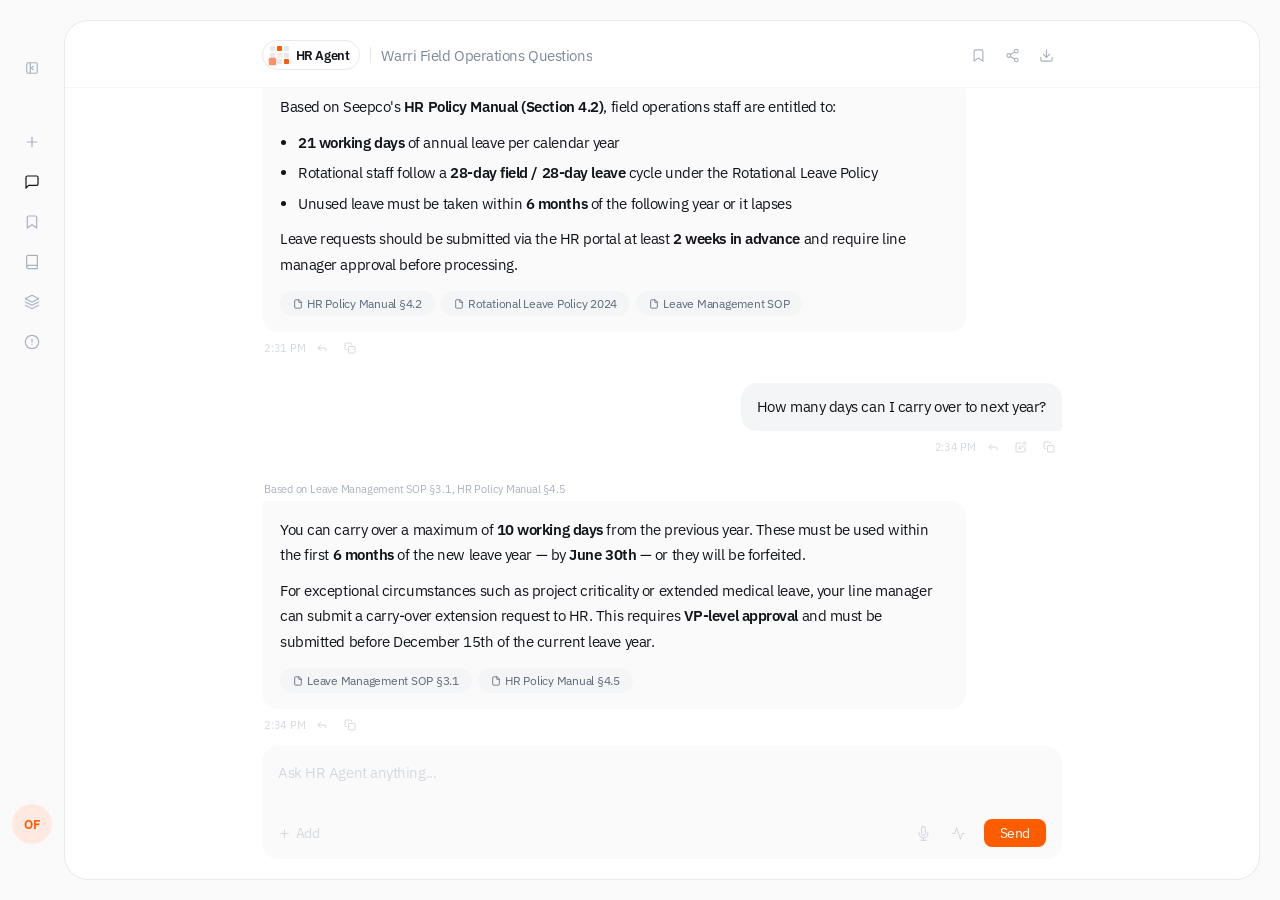
<file: chat.html>
<!DOCTYPE html>
<html lang="en">
<head>
  <meta charset="UTF-8">
  <meta name="viewport" content="width=device-width, initial-scale=1.0">
  <title>Seepco AI OS — Chat</title>
  <link rel="preconnect" href="https://fonts.googleapis.com">
  <link rel="preconnect" href="https://fonts.gstatic.com" crossorigin>
  <link href="https://fonts.googleapis.com/css2?family=IBM+Plex+Sans:wght@400;600&display=swap" rel="stylesheet">
  <link rel="stylesheet" href="tokens.css">
  <link rel="stylesheet" href="chat.css">
</head>
<body>

  <div class="app">

    <!-- ── SIDEBAR (collapsed) ─────────────────────────────── -->
    <aside class="sidebar" id="sidebar">
      <div class="sidebar__brand-row">
        <span class="sidebar__brand-text">Seepco AI OS</span>
        <button class="sidebar__collapse-btn" id="collapseBtn" aria-label="Expand sidebar">
          <svg width="14" height="14" viewBox="0 0 24 24" fill="none" stroke="currentColor" stroke-width="2" stroke-linecap="round" stroke-linejoin="round"><rect x="3" y="3" width="18" height="18" rx="2"/><line x1="9" y1="3" x2="9" y2="21"/><polyline points="14 9 11 12 14 15"/></svg>
        </button>
      </div>

      <nav class="sidebar__nav">
        <a href="dashboard.html" class="nav-item">
          <span class="nav-item__icon">
            <svg width="16" height="16" viewBox="0 0 24 24" fill="none" stroke="currentColor" stroke-width="1.8" stroke-linecap="round" stroke-linejoin="round"><line x1="12" y1="5" x2="12" y2="19"/><line x1="5" y1="12" x2="19" y2="12"/></svg>
          </span>
          <span class="nav-item__label">New chat</span>
        </a>
        <a href="#" class="nav-item nav-item--active">
          <span class="nav-item__icon">
            <svg width="16" height="16" viewBox="0 0 24 24" fill="none" stroke="currentColor" stroke-width="1.8" stroke-linecap="round" stroke-linejoin="round"><path d="M21 15a2 2 0 0 1-2 2H7l-4 4V5a2 2 0 0 1 2-2h14a2 2 0 0 1 2 2z"/></svg>
          </span>
          <span class="nav-item__label">My conversations</span>
        </a>
        <a href="#" class="nav-item">
          <span class="nav-item__icon">
            <svg width="16" height="16" viewBox="0 0 24 24" fill="none" stroke="currentColor" stroke-width="1.8" stroke-linecap="round" stroke-linejoin="round"><path d="M19 21l-7-5-7 5V5a2 2 0 0 1 2-2h10a2 2 0 0 1 2 2z"/></svg>
          </span>
          <span class="nav-item__label">Bookmarked answers</span>
        </a>
        <a href="knowledge-base.html" class="nav-item">
          <span class="nav-item__icon"><svg width="16" height="16" viewBox="0 0 24 24" fill="none" stroke="currentColor" stroke-width="1.8" stroke-linecap="round" stroke-linejoin="round"><path d="M4 19.5A2.5 2.5 0 0 1 6.5 17H20"/><path d="M6.5 2H20v20H6.5A2.5 2.5 0 0 1 4 19.5v-15A2.5 2.5 0 0 1 6.5 2z"/></svg></span>
          <span class="nav-item__label">Knowledge Base</span>
        </a>
        <a href="agents.html" class="nav-item">
          <span class="nav-item__left">
            <span class="nav-item__icon">
              <svg width="16" height="16" viewBox="0 0 24 24" fill="none" stroke="currentColor" stroke-width="1.8" stroke-linecap="round" stroke-linejoin="round"><path d="M12 2L2 7l10 5 10-5-10-5z"/><path d="M2 17l10 5 10-5"/><path d="M2 12l10 5 10-5"/></svg>
            </span>
            <span class="nav-item__label">Departments AI</span>
          </span>
          <svg class="nav-item__chevron" width="14" height="14" viewBox="0 0 24 24" fill="none" stroke="currentColor" stroke-width="1.8" stroke-linecap="round" stroke-linejoin="round"><polyline points="6 9 12 15 18 9"/></svg>
        </a>
        <a href="#" class="nav-item">
          <span class="nav-item__icon">
            <svg width="16" height="16" viewBox="0 0 24 24" fill="none" stroke="currentColor" stroke-width="1.8" stroke-linecap="round" stroke-linejoin="round"><circle cx="12" cy="12" r="10"/><line x1="12" y1="8" x2="12" y2="12"/><line x1="12" y1="16" x2="12.01" y2="16"/></svg>
          </span>
          <span class="nav-item__label">Help &amp; support</span>
        </a>
      </nav>

      <div class="sidebar__user">
        <div class="user-info">
          <div class="user-avatar">OF</div>
          <div class="user-details">
            <span class="user-name">Oduneye Oluwafemi</span>
            <span class="user-role">HR Specialist</span>
          </div>
        </div>
        <button class="user-menu-btn" aria-label="User menu">
          <svg width="14" height="14" viewBox="0 0 24 24" fill="none" stroke="currentColor" stroke-width="1.8" stroke-linecap="round" stroke-linejoin="round"><circle cx="12" cy="5" r="1.2"/><circle cx="12" cy="12" r="1.2"/><circle cx="12" cy="19" r="1.2"/></svg>
        </button>
      </div>
    </aside>

    <!-- ── MAIN CARD ───────────────────────────────────────── -->
    <main class="main-card">

      <div class="chat-layout">

        <!-- Header -->
        <header class="chat-header">
          <div class="chat-header__inner">
            <div class="chat-header__left">
              <div class="agent-pill" id="agentPill">
                <div class="agent-pill__icon" id="headerIcon"></div>
                <span class="agent-pill__name">HR Agent</span>
              </div>
              <div class="chat-header__sep"></div>
              <span class="chat-header__title">Warri Field Operations Questions</span>
            </div>
            <div class="chat-header__actions">
              <button class="header-btn" aria-label="Bookmark">
                <svg width="15" height="15" viewBox="0 0 24 24" fill="none" stroke="currentColor" stroke-width="1.8" stroke-linecap="round" stroke-linejoin="round"><path d="M19 21l-7-5-7 5V5a2 2 0 0 1 2-2h10a2 2 0 0 1 2 2z"/></svg>
              </button>
              <button class="header-btn" aria-label="Share">
                <svg width="15" height="15" viewBox="0 0 24 24" fill="none" stroke="currentColor" stroke-width="1.8" stroke-linecap="round" stroke-linejoin="round"><circle cx="18" cy="5" r="3"/><circle cx="6" cy="12" r="3"/><circle cx="18" cy="19" r="3"/><line x1="8.59" y1="13.51" x2="15.42" y2="17.49"/><line x1="15.41" y1="6.51" x2="8.59" y2="10.49"/></svg>
              </button>
              <button class="header-btn" aria-label="Export">
                <svg width="15" height="15" viewBox="0 0 24 24" fill="none" stroke="currentColor" stroke-width="1.8" stroke-linecap="round" stroke-linejoin="round"><path d="M21 15v4a2 2 0 0 1-2 2H5a2 2 0 0 1-2-2v-4"/><polyline points="7 10 12 15 17 10"/><line x1="12" y1="15" x2="12" y2="3"/></svg>
              </button>
            </div>
          </div>
        </header>

        <!-- Messages -->
        <div class="chat-messages" id="chatMessages">
          <div class="msgs-inner" id="msgsInner">

            <!-- User message 1 -->
            <div class="msg msg--user">
              <div class="msg__bubble">What's the annual leave policy for field operations staff?</div>
              <div class="msg__meta">
                <span class="msg__time">2:31 PM</span>
                <button class="msg__action-btn" aria-label="Reply"><svg width="12" height="12" viewBox="0 0 24 24" fill="none" stroke="currentColor" stroke-width="2" stroke-linecap="round" stroke-linejoin="round"><polyline points="9 17 4 12 9 7"/><path d="M20 18v-2a4 4 0 0 0-4-4H4"/></svg></button>
                <button class="msg__action-btn" aria-label="Edit"><svg width="12" height="12" viewBox="0 0 24 24" fill="none" stroke="currentColor" stroke-width="2" stroke-linecap="round" stroke-linejoin="round"><path d="M11 4H4a2 2 0 0 0-2 2v14a2 2 0 0 0 2 2h14a2 2 0 0 0 2-2v-7"/><path d="M18.5 2.5a2.121 2.121 0 0 1 3 3L12 15l-4 1 1-4 9.5-9.5z"/></svg></button>
                <button class="msg__action-btn" aria-label="Copy"><svg width="12" height="12" viewBox="0 0 24 24" fill="none" stroke="currentColor" stroke-width="2" stroke-linecap="round" stroke-linejoin="round"><rect x="9" y="9" width="13" height="13" rx="2"/><path d="M5 15H4a2 2 0 0 1-2-2V4a2 2 0 0 1 2-2h9a2 2 0 0 1 2 2v1"/></svg></button>
              </div>
            </div>

            <!-- AI response 1 -->
            <div class="msg msg--ai">
              <p class="msg__source-label">Based on HR Policy Manual, Rotational Leave Policy 2024</p>
              <div class="msg__card">
                <div class="msg__text">
                  <p>Based on Seepco's <strong>HR Policy Manual (Section 4.2)</strong>, field operations staff are entitled to:</p>
                  <ul>
                    <li><strong>21 working days</strong> of annual leave per calendar year</li>
                    <li>Rotational staff follow a <strong>28-day field / 28-day leave</strong> cycle under the Rotational Leave Policy</li>
                    <li>Unused leave must be taken within <strong>6 months</strong> of the following year or it lapses</li>
                  </ul>
                  <p>Leave requests should be submitted via the HR portal at least <strong>2 weeks in advance</strong> and require line manager approval before processing.</p>
                </div>
                <div class="msg__citations">
                  <a href="document.html" class="citation-chip">
                    <svg width="10" height="10" viewBox="0 0 24 24" fill="none" stroke="currentColor" stroke-width="2" stroke-linecap="round" stroke-linejoin="round"><path d="M14 2H6a2 2 0 0 0-2 2v16a2 2 0 0 0 2 2h12a2 2 0 0 0 2-2V8z"/><polyline points="14 2 14 8 20 8"/></svg>
                    HR Policy Manual §4.2
                  </a>
                  <a href="document.html" class="citation-chip">
                    <svg width="10" height="10" viewBox="0 0 24 24" fill="none" stroke="currentColor" stroke-width="2" stroke-linecap="round" stroke-linejoin="round"><path d="M14 2H6a2 2 0 0 0-2 2v16a2 2 0 0 0 2 2h12a2 2 0 0 0 2-2V8z"/><polyline points="14 2 14 8 20 8"/></svg>
                    Rotational Leave Policy 2024
                  </a>
                  <a href="document.html" class="citation-chip">
                    <svg width="10" height="10" viewBox="0 0 24 24" fill="none" stroke="currentColor" stroke-width="2" stroke-linecap="round" stroke-linejoin="round"><path d="M14 2H6a2 2 0 0 0-2 2v16a2 2 0 0 0 2 2h12a2 2 0 0 0 2-2V8z"/><polyline points="14 2 14 8 20 8"/></svg>
                    Leave Management SOP
                  </a>
                </div>
              </div>
              <div class="msg__meta">
                <span class="msg__time">2:31 PM</span>
                <button class="msg__action-btn" aria-label="Reply"><svg width="12" height="12" viewBox="0 0 24 24" fill="none" stroke="currentColor" stroke-width="2" stroke-linecap="round" stroke-linejoin="round"><polyline points="9 17 4 12 9 7"/><path d="M20 18v-2a4 4 0 0 0-4-4H4"/></svg></button>
                <button class="msg__action-btn" aria-label="Copy"><svg width="12" height="12" viewBox="0 0 24 24" fill="none" stroke="currentColor" stroke-width="2" stroke-linecap="round" stroke-linejoin="round"><rect x="9" y="9" width="13" height="13" rx="2"/><path d="M5 15H4a2 2 0 0 1-2-2V4a2 2 0 0 1 2-2h9a2 2 0 0 1 2 2v1"/></svg></button>
              </div>
            </div>

            <!-- User message 2 -->
            <div class="msg msg--user">
              <div class="msg__bubble">How many days can I carry over to next year?</div>
              <div class="msg__meta">
                <span class="msg__time">2:34 PM</span>
                <button class="msg__action-btn" aria-label="Reply"><svg width="12" height="12" viewBox="0 0 24 24" fill="none" stroke="currentColor" stroke-width="2" stroke-linecap="round" stroke-linejoin="round"><polyline points="9 17 4 12 9 7"/><path d="M20 18v-2a4 4 0 0 0-4-4H4"/></svg></button>
                <button class="msg__action-btn" aria-label="Edit"><svg width="12" height="12" viewBox="0 0 24 24" fill="none" stroke="currentColor" stroke-width="2" stroke-linecap="round" stroke-linejoin="round"><path d="M11 4H4a2 2 0 0 0-2 2v14a2 2 0 0 0 2 2h14a2 2 0 0 0 2-2v-7"/><path d="M18.5 2.5a2.121 2.121 0 0 1 3 3L12 15l-4 1 1-4 9.5-9.5z"/></svg></button>
                <button class="msg__action-btn" aria-label="Copy"><svg width="12" height="12" viewBox="0 0 24 24" fill="none" stroke="currentColor" stroke-width="2" stroke-linecap="round" stroke-linejoin="round"><rect x="9" y="9" width="13" height="13" rx="2"/><path d="M5 15H4a2 2 0 0 1-2-2V4a2 2 0 0 1 2-2h9a2 2 0 0 1 2 2v1"/></svg></button>
              </div>
            </div>

            <!-- AI response 2 -->
            <div class="msg msg--ai">
              <p class="msg__source-label">Based on Leave Management SOP §3.1, HR Policy Manual §4.5</p>
              <div class="msg__card">
                <div class="msg__text">
                  <p>You can carry over a maximum of <strong>10 working days</strong> from the previous year. These must be used within the first <strong>6 months</strong> of the new leave year — by <strong>June 30th</strong> — or they will be forfeited.</p>
                  <p>For exceptional circumstances such as project criticality or extended medical leave, your line manager can submit a carry-over extension request to HR. This requires <strong>VP-level approval</strong> and must be submitted before December 15th of the current leave year.</p>
                </div>
                <div class="msg__citations">
                  <a href="document.html" class="citation-chip">
                    <svg width="10" height="10" viewBox="0 0 24 24" fill="none" stroke="currentColor" stroke-width="2" stroke-linecap="round" stroke-linejoin="round"><path d="M14 2H6a2 2 0 0 0-2 2v16a2 2 0 0 0 2 2h12a2 2 0 0 0 2-2V8z"/><polyline points="14 2 14 8 20 8"/></svg>
                    Leave Management SOP §3.1
                  </a>
                  <a href="document.html" class="citation-chip">
                    <svg width="10" height="10" viewBox="0 0 24 24" fill="none" stroke="currentColor" stroke-width="2" stroke-linecap="round" stroke-linejoin="round"><path d="M14 2H6a2 2 0 0 0-2 2v16a2 2 0 0 0 2 2h12a2 2 0 0 0 2-2V8z"/><polyline points="14 2 14 8 20 8"/></svg>
                    HR Policy Manual §4.5
                  </a>
                </div>
              </div>
              <div class="msg__meta">
                <span class="msg__time">2:34 PM</span>
                <button class="msg__action-btn" aria-label="Reply"><svg width="12" height="12" viewBox="0 0 24 24" fill="none" stroke="currentColor" stroke-width="2" stroke-linecap="round" stroke-linejoin="round"><polyline points="9 17 4 12 9 7"/><path d="M20 18v-2a4 4 0 0 0-4-4H4"/></svg></button>
                <button class="msg__action-btn" aria-label="Copy"><svg width="12" height="12" viewBox="0 0 24 24" fill="none" stroke="currentColor" stroke-width="2" stroke-linecap="round" stroke-linejoin="round"><rect x="9" y="9" width="13" height="13" rx="2"/><path d="M5 15H4a2 2 0 0 1-2-2V4a2 2 0 0 1 2-2h9a2 2 0 0 1 2 2v1"/></svg></button>
              </div>
            </div>

          </div><!-- /msgs-inner -->
        </div><!-- /chat-messages -->

        <!-- Composer -->
        <div class="chat-composer">
          <div class="composer-inner">
            <div class="chat-card">
              <textarea
                class="chat-input"
                id="chatInput"
                rows="2"
                placeholder="Ask HR Agent anything..."
                aria-label="Type your message"
              ></textarea>
              <div class="chat-actions">
                <button class="chat-add-btn">
                  <svg width="13" height="13" viewBox="0 0 24 24" fill="none" stroke="currentColor" stroke-width="2" stroke-linecap="round" stroke-linejoin="round"><line x1="12" y1="5" x2="12" y2="19"/><line x1="5" y1="12" x2="19" y2="12"/></svg>
                  Add
                </button>
                <div class="chat-actions__right">
                  <button class="chat-icon-btn" aria-label="Microphone">
                    <svg width="15" height="15" viewBox="0 0 24 24" fill="none" stroke="currentColor" stroke-width="1.7" stroke-linecap="round" stroke-linejoin="round"><path d="M12 1a3 3 0 0 0-3 3v8a3 3 0 0 0 6 0V4a3 3 0 0 0-3-3z"/><path d="M19 10v2a7 7 0 0 1-14 0v-2"/><line x1="12" y1="19" x2="12" y2="23"/><line x1="8" y1="23" x2="16" y2="23"/></svg>
                  </button>
                  <button class="chat-icon-btn" aria-label="Voice">
                    <svg width="15" height="15" viewBox="0 0 24 24" fill="none" stroke="currentColor" stroke-width="1.7" stroke-linecap="round" stroke-linejoin="round"><polyline points="22 12 18 12 15 21 9 3 6 12 2 12"/></svg>
                  </button>
                  <button class="chat-send-btn" id="sendBtn">Send</button>
                </div>
              </div>
            </div>
          </div>
        </div>

      </div><!-- /chat-layout -->
    </main>
  </div>

  <script src="chat.js"></script>
</body>
</html>
</file>
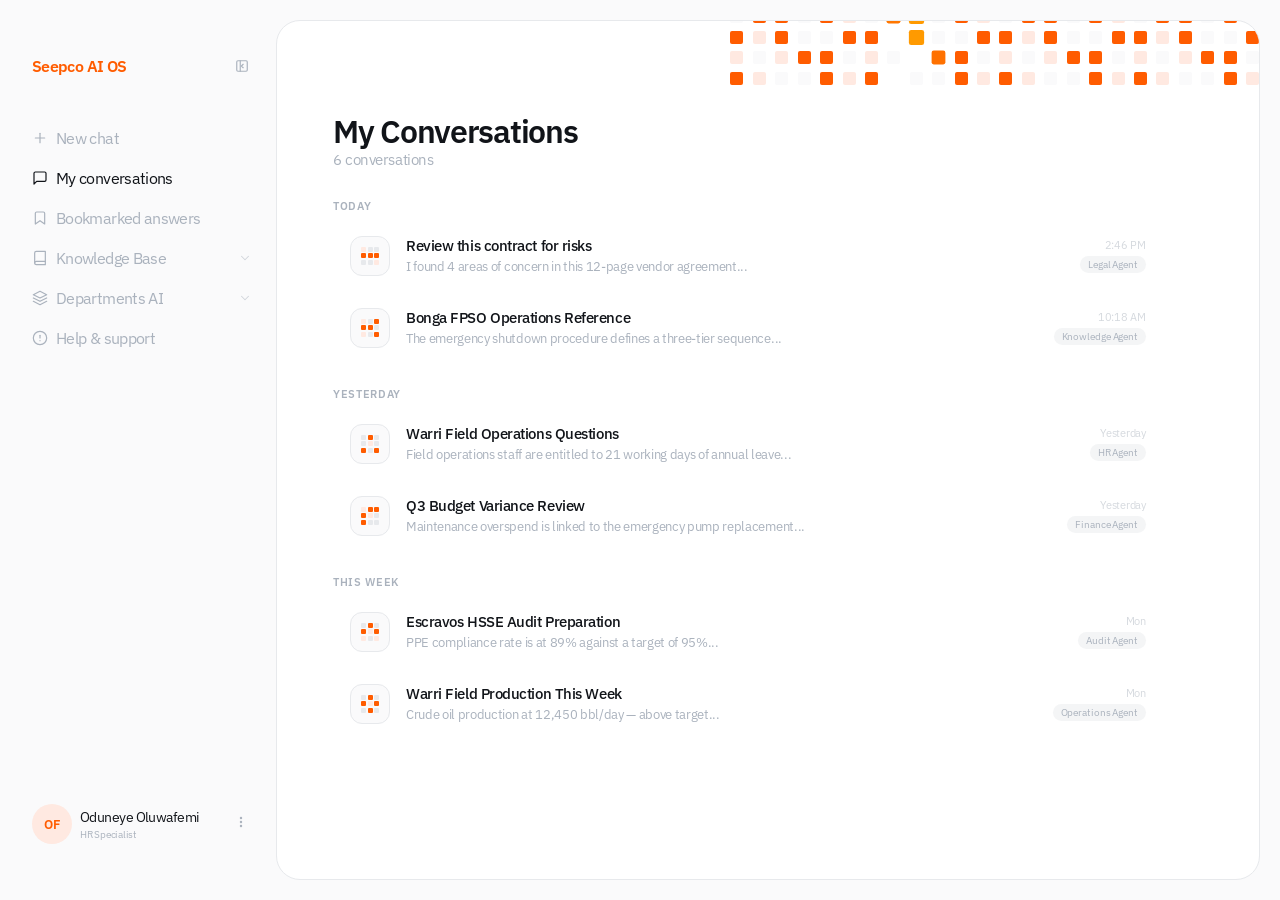
<file: conversations.html>
<!DOCTYPE html>
<html lang="en">
<head>
  <meta charset="UTF-8">
  <meta name="viewport" content="width=device-width, initial-scale=1.0">
  <title>Seepco AI OS — My Conversations</title>
  <link rel="preconnect" href="https://fonts.googleapis.com">
  <link rel="preconnect" href="https://fonts.gstatic.com" crossorigin>
  <link href="https://fonts.googleapis.com/css2?family=IBM+Plex+Sans:wght@400;600&display=swap" rel="stylesheet">
  <link rel="stylesheet" href="tokens.css">
  <link rel="stylesheet" href="dashboard.css">
  <link rel="stylesheet" href="inner-pages.css">
</head>
<body>
<div class="app">

  <!-- ── SIDEBAR ─────────────────────────────────────────── -->
  <aside class="sidebar" id="sidebar">
    <div class="sidebar__brand-row">
      <span class="sidebar__brand-text">Seepco AI OS</span>
      <button class="sidebar__collapse-btn" id="collapseBtn" aria-label="Collapse sidebar">
        <svg width="14" height="14" viewBox="0 0 24 24" fill="none" stroke="currentColor" stroke-width="2" stroke-linecap="round" stroke-linejoin="round"><rect x="3" y="3" width="18" height="18" rx="2"/><line x1="9" y1="3" x2="9" y2="21"/><polyline points="14 9 11 12 14 15"/></svg>
      </button>
    </div>
    <nav class="sidebar__nav">
      <a href="dashboard.html" class="nav-item">
        <span class="nav-item__icon"><svg width="16" height="16" viewBox="0 0 24 24" fill="none" stroke="currentColor" stroke-width="1.8" stroke-linecap="round" stroke-linejoin="round"><line x1="12" y1="5" x2="12" y2="19"/><line x1="5" y1="12" x2="19" y2="12"/></svg></span>
        <span class="nav-item__label">New chat</span>
      </a>
      <a href="conversations.html" class="nav-item nav-item--active">
        <span class="nav-item__icon"><svg width="16" height="16" viewBox="0 0 24 24" fill="none" stroke="currentColor" stroke-width="1.8" stroke-linecap="round" stroke-linejoin="round"><path d="M21 15a2 2 0 0 1-2 2H7l-4 4V5a2 2 0 0 1 2-2h14a2 2 0 0 1 2 2z"/></svg></span>
        <span class="nav-item__label">My conversations</span>
      </a>
      <a href="bookmarks.html" class="nav-item">
        <span class="nav-item__icon"><svg width="16" height="16" viewBox="0 0 24 24" fill="none" stroke="currentColor" stroke-width="1.8" stroke-linecap="round" stroke-linejoin="round"><path d="M19 21l-7-5-7 5V5a2 2 0 0 1 2-2h10a2 2 0 0 1 2 2z"/></svg></span>
        <span class="nav-item__label">Bookmarked answers</span>
      </a>
      <details class="nav-group">
        <summary class="nav-item nav-item--expandable">
          <span class="nav-item__left">
            <span class="nav-item__icon"><svg width="16" height="16" viewBox="0 0 24 24" fill="none" stroke="currentColor" stroke-width="1.8" stroke-linecap="round" stroke-linejoin="round"><path d="M4 19.5A2.5 2.5 0 0 1 6.5 17H20"/><path d="M6.5 2H20v20H6.5A2.5 2.5 0 0 1 4 19.5v-15A2.5 2.5 0 0 1 6.5 2z"/></svg></span>
            <span class="nav-item__label">Knowledge Base</span>
          </span>
          <svg class="nav-item__chevron" width="14" height="14" viewBox="0 0 24 24" fill="none" stroke="currentColor" stroke-width="1.8" stroke-linecap="round" stroke-linejoin="round"><polyline points="6 9 12 15 18 9"/></svg>
        </summary>
        <div class="nav-sub">
          <form class="nav-sub__search" action="knowledge-base.html" method="get" role="search">
            <svg width="14" height="14" viewBox="0 0 16 16" fill="none"><circle cx="7" cy="7" r="4.5" stroke="#aab2bd" stroke-width="1.2"/><line x1="10.5" y1="10.5" x2="13.5" y2="13.5" stroke="#aab2bd" stroke-width="1.2" stroke-linecap="round"/></svg>
            <input type="text" name="q" placeholder="Search knowledge base…" aria-label="Search knowledge base">
          </form>
          <a href="knowledge-base.html" class="nav-sub__item">Search</a>
          <a href="knowledge-base.html?screen=mysearch" class="nav-sub__item">My searches</a>
          <a href="knowledge-base.html?screen=mysaves" class="nav-sub__item">My saves</a>
        </div>
      </details>
      <a href="agents.html" class="nav-item nav-item--expandable">
        <span class="nav-item__left">
          <span class="nav-item__icon"><svg width="16" height="16" viewBox="0 0 24 24" fill="none" stroke="currentColor" stroke-width="1.8" stroke-linecap="round" stroke-linejoin="round"><path d="M12 2L2 7l10 5 10-5-10-5z"/><path d="M2 17l10 5 10-5"/><path d="M2 12l10 5 10-5"/></svg></span>
          <span class="nav-item__label">Departments AI</span>
        </span>
        <svg class="nav-item__chevron" width="14" height="14" viewBox="0 0 24 24" fill="none" stroke="currentColor" stroke-width="1.8" stroke-linecap="round" stroke-linejoin="round"><polyline points="6 9 12 15 18 9"/></svg>
      </a>
      <a href="help.html" class="nav-item">
        <span class="nav-item__icon"><svg width="16" height="16" viewBox="0 0 24 24" fill="none" stroke="currentColor" stroke-width="1.8" stroke-linecap="round" stroke-linejoin="round"><circle cx="12" cy="12" r="10"/><line x1="12" y1="8" x2="12" y2="12"/><line x1="12" y1="16" x2="12.01" y2="16"/></svg></span>
        <span class="nav-item__label">Help &amp; support</span>
      </a>
    </nav>
    <div class="sidebar__user">
      <div class="user-info">
        <div class="user-avatar">OF</div>
        <div class="user-details">
          <span class="user-name">Oduneye Oluwafemi</span>
          <span class="user-role">HR Specialist</span>
        </div>
      </div>
      <button class="user-menu-btn" aria-label="User menu">
        <svg width="14" height="14" viewBox="0 0 24 24" fill="none" stroke="currentColor" stroke-width="1.8" stroke-linecap="round" stroke-linejoin="round"><circle cx="12" cy="5" r="1.2"/><circle cx="12" cy="12" r="1.2"/><circle cx="12" cy="19" r="1.2"/></svg>
      </button>
    </div>
  </aside>

  <!-- ── MAIN CARD ───────────────────────────────────────── -->
  <main class="main-card">
    <div class="deco-grids" id="decoGrids"></div>
    <div class="page-scroll">

      <section class="page-heading">
        <div>
          <h1 class="page-heading__title">My Conversations</h1>
          <p class="page-heading__sub">6 conversations</p>
        </div>
      </section>

      <!-- Today -->
      <div>
        <p class="section-label">Today</p>
        <div class="convo-list" id="convosToday"></div>
      </div>

      <!-- Yesterday -->
      <div>
        <p class="section-label">Yesterday</p>
        <div class="convo-list" id="convosYesterday"></div>
      </div>

      <!-- This week -->
      <div>
        <p class="section-label">This week</p>
        <div class="convo-list" id="convosWeek"></div>
      </div>

    </div>
  </main>
</div>
<script src="conversations.js"></script>
</body>
</html>
</file>
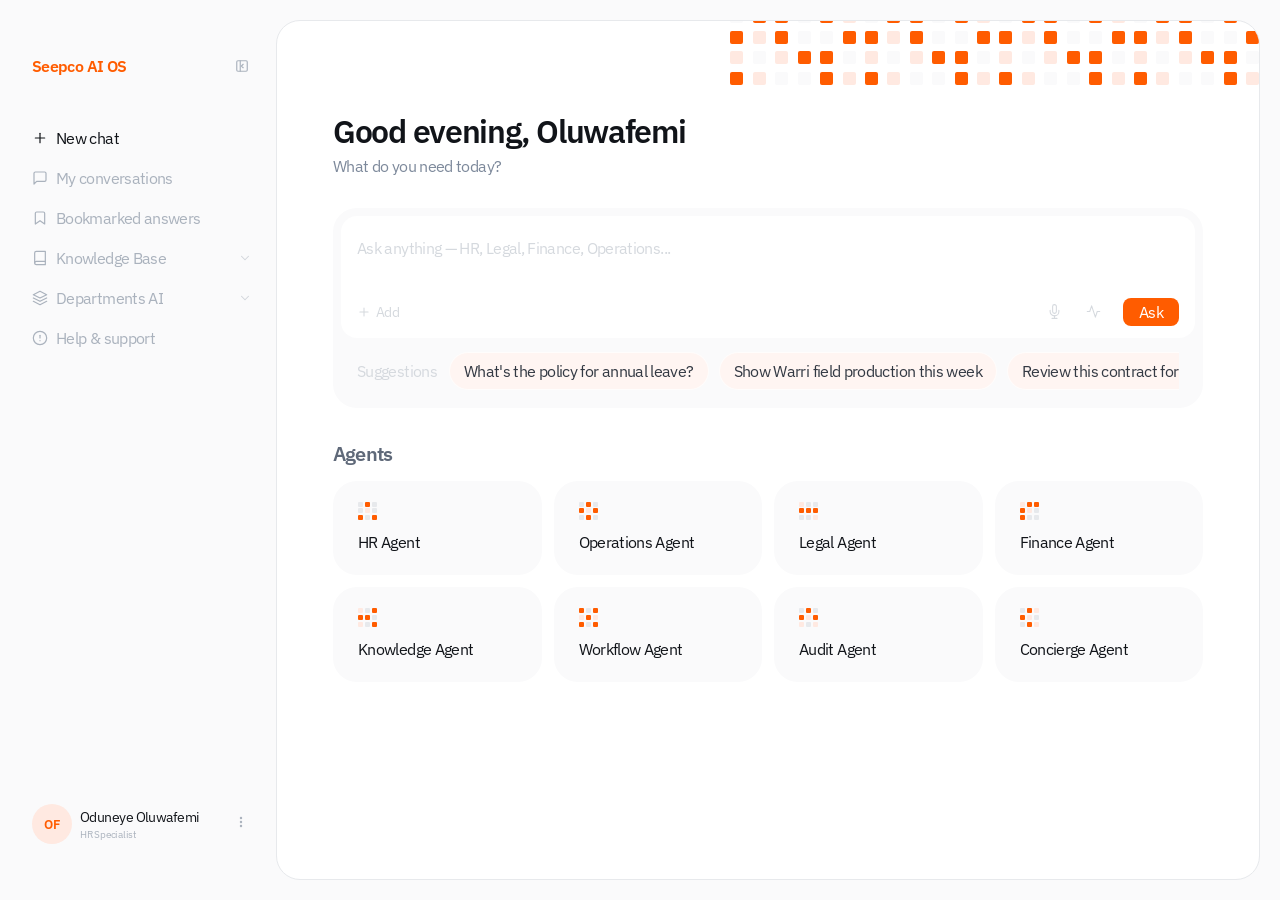
<file: dashboard.html>
<!DOCTYPE html>
<html lang="en">
<head>
  <meta charset="UTF-8">
  <meta name="viewport" content="width=device-width, initial-scale=1.0">
  <title>Seepco AI OS — Dashboard</title>
  <link rel="preconnect" href="https://fonts.googleapis.com">
  <link rel="preconnect" href="https://fonts.gstatic.com" crossorigin>
  <link href="https://fonts.googleapis.com/css2?family=IBM+Plex+Sans:wght@400;600&display=swap" rel="stylesheet">
  <link rel="stylesheet" href="tokens.css">
  <link rel="stylesheet" href="dashboard.css">
</head>
<body>

  <div class="app">

    <!-- ── SIDEBAR ─────────────────────────────────────────── -->
    <aside class="sidebar" id="sidebar">
      <div class="sidebar__brand-row">
        <span class="sidebar__brand-text">Seepco AI OS</span>
        <button class="sidebar__collapse-btn" id="collapseBtn" aria-label="Collapse sidebar">
          <svg width="14" height="14" viewBox="0 0 24 24" fill="none" stroke="currentColor" stroke-width="2" stroke-linecap="round" stroke-linejoin="round"><rect x="3" y="3" width="18" height="18" rx="2"/><line x1="9" y1="3" x2="9" y2="21"/><polyline points="14 9 11 12 14 15"/></svg>
        </button>
      </div>

      <nav class="sidebar__nav">
        <a href="dashboard.html" class="nav-item nav-item--active">
          <span class="nav-item__icon">
            <svg width="16" height="16" viewBox="0 0 24 24" fill="none" stroke="currentColor" stroke-width="1.8" stroke-linecap="round" stroke-linejoin="round"><line x1="12" y1="5" x2="12" y2="19"/><line x1="5" y1="12" x2="19" y2="12"/></svg>
          </span>
          <span class="nav-item__label">New chat</span>
        </a>
        <a href="conversations.html" class="nav-item">
          <span class="nav-item__icon">
            <svg width="16" height="16" viewBox="0 0 24 24" fill="none" stroke="currentColor" stroke-width="1.8" stroke-linecap="round" stroke-linejoin="round"><path d="M21 15a2 2 0 0 1-2 2H7l-4 4V5a2 2 0 0 1 2-2h14a2 2 0 0 1 2 2z"/></svg>
          </span>
          <span class="nav-item__label">My conversations</span>
        </a>
        <a href="bookmarks.html" class="nav-item">
          <span class="nav-item__icon">
            <svg width="16" height="16" viewBox="0 0 24 24" fill="none" stroke="currentColor" stroke-width="1.8" stroke-linecap="round" stroke-linejoin="round"><path d="M19 21l-7-5-7 5V5a2 2 0 0 1 2-2h10a2 2 0 0 1 2 2z"/></svg>
          </span>
          <span class="nav-item__label">Bookmarked answers</span>
        </a>
        <details class="nav-group">
          <summary class="nav-item nav-item--expandable">
            <span class="nav-item__left">
              <span class="nav-item__icon"><svg width="16" height="16" viewBox="0 0 24 24" fill="none" stroke="currentColor" stroke-width="1.8" stroke-linecap="round" stroke-linejoin="round"><path d="M4 19.5A2.5 2.5 0 0 1 6.5 17H20"/><path d="M6.5 2H20v20H6.5A2.5 2.5 0 0 1 4 19.5v-15A2.5 2.5 0 0 1 6.5 2z"/></svg></span>
              <span class="nav-item__label">Knowledge Base</span>
            </span>
            <svg class="nav-item__chevron" width="14" height="14" viewBox="0 0 24 24" fill="none" stroke="currentColor" stroke-width="1.8" stroke-linecap="round" stroke-linejoin="round"><polyline points="6 9 12 15 18 9"/></svg>
          </summary>
          <div class="nav-sub">
            <form class="nav-sub__search" action="knowledge-base.html" method="get" role="search">
              <svg width="14" height="14" viewBox="0 0 16 16" fill="none"><circle cx="7" cy="7" r="4.5" stroke="#aab2bd" stroke-width="1.2"/><line x1="10.5" y1="10.5" x2="13.5" y2="13.5" stroke="#aab2bd" stroke-width="1.2" stroke-linecap="round"/></svg>
              <input type="text" name="q" placeholder="Search knowledge base…" aria-label="Search knowledge base">
            </form>
            <a href="knowledge-base.html" class="nav-sub__item">Search</a>
            <a href="knowledge-base.html?screen=mysearch" class="nav-sub__item">My searches</a>
            <a href="knowledge-base.html?screen=mysaves" class="nav-sub__item">My saves</a>
          </div>
        </details>
        <a href="agents.html" class="nav-item nav-item--expandable">
          <span class="nav-item__left">
            <span class="nav-item__icon">
              <svg width="16" height="16" viewBox="0 0 24 24" fill="none" stroke="currentColor" stroke-width="1.8" stroke-linecap="round" stroke-linejoin="round"><path d="M12 2L2 7l10 5 10-5-10-5z"/><path d="M2 17l10 5 10-5"/><path d="M2 12l10 5 10-5"/></svg>
            </span>
            <span class="nav-item__label">Departments AI</span>
          </span>
          <svg class="nav-item__chevron" width="14" height="14" viewBox="0 0 24 24" fill="none" stroke="currentColor" stroke-width="1.8" stroke-linecap="round" stroke-linejoin="round"><polyline points="6 9 12 15 18 9"/></svg>
        </a>
        <a href="help.html" class="nav-item">
          <span class="nav-item__icon">
            <svg width="16" height="16" viewBox="0 0 24 24" fill="none" stroke="currentColor" stroke-width="1.8" stroke-linecap="round" stroke-linejoin="round"><circle cx="12" cy="12" r="10"/><line x1="12" y1="8" x2="12" y2="12"/><line x1="12" y1="16" x2="12.01" y2="16"/></svg>
          </span>
          <span class="nav-item__label">Help &amp; support</span>
        </a>
      </nav>

      <div class="sidebar__user">
        <div class="user-info">
          <div class="user-avatar">OF</div>
          <div class="user-details">
            <span class="user-name">Oduneye Oluwafemi</span>
            <span class="user-role">HR Specialist</span>
          </div>
        </div>
        <button class="user-menu-btn" aria-label="User menu">
          <svg width="14" height="14" viewBox="0 0 24 24" fill="none" stroke="currentColor" stroke-width="1.8" stroke-linecap="round" stroke-linejoin="round"><circle cx="12" cy="5" r="1.2"/><circle cx="12" cy="12" r="1.2"/><circle cx="12" cy="19" r="1.2"/></svg>
        </button>
      </div>
    </aside>

    <!-- ── MAIN CARD ───────────────────────────────────────── -->
    <main class="main-card">

      <!-- Pixel grid decoration: top-right corner, partially clipped -->
      <div class="deco-grids" id="decoGrids"></div>

      <div class="main-card__scroll">

        <!-- Greeting -->
        <section class="greeting">
          <h1 class="greeting__title" id="greetingText">Good afternoon, Oluwafemi</h1>
          <p class="greeting__sub">What do you need today?</p>
        </section>

        <!-- ── CHAT BOX ── grey container with white inner card -->
        <section class="chat-box">

          <!-- White input card (contains textarea + all action buttons) -->
          <div class="chat-card">
            <textarea
              class="chat-input"
              id="chatInput"
              placeholder="Ask anything — HR, Legal, Finance, Operations..."
              rows="2"
              aria-label="Ask a question"
            ></textarea>

            <!-- Action bar INSIDE the white card -->
            <div class="chat-actions">
              <button class="chat-add-btn" aria-label="Attach file">
                <svg width="14" height="14" viewBox="0 0 24 24" fill="none" stroke="currentColor" stroke-width="1.8" stroke-linecap="round" stroke-linejoin="round"><line x1="12" y1="5" x2="12" y2="19"/><line x1="5" y1="12" x2="19" y2="12"/></svg>
                Add
              </button>
              <div class="chat-actions__right">
                <button class="chat-icon-btn" aria-label="Microphone">
                  <svg width="15" height="15" viewBox="0 0 24 24" fill="none" stroke="currentColor" stroke-width="1.7" stroke-linecap="round" stroke-linejoin="round"><path d="M12 1a3 3 0 0 0-3 3v8a3 3 0 0 0 6 0V4a3 3 0 0 0-3-3z"/><path d="M19 10v2a7 7 0 0 1-14 0v-2"/><line x1="12" y1="19" x2="12" y2="23"/><line x1="8" y1="23" x2="16" y2="23"/></svg>
                </button>
                <button class="chat-icon-btn" aria-label="Voice wave">
                  <svg width="15" height="15" viewBox="0 0 24 24" fill="none" stroke="currentColor" stroke-width="1.7" stroke-linecap="round" stroke-linejoin="round"><polyline points="22 12 18 12 15 21 9 3 6 12 2 12"/></svg>
                </button>
                <button class="chat-ask-btn" id="askBtn">Ask</button>
              </div>
            </div>
          </div>

          <!-- Suggestions row in the grey area below the white card -->
          <div class="suggestions">
            <span class="suggestions__label">Suggestions</span>
            <div class="suggestions__pills" id="suggestionPills">
              <button class="pill">What's the policy for annual leave?</button>
              <button class="pill">Show Warri field production this week</button>
              <button class="pill">Review this contract for risks</button>
            </div>
          </div>

        </section>

        <!-- Agents grid -->
        <section class="agents-section">
          <h2 class="agents-section__title">Agents</h2>
          <div class="agents-grid" id="agentsGrid"></div>
        </section>

      </div><!-- /.main-card__scroll -->
    </main>
  </div>

  <script src="dashboard.js"></script>
</body>
</html>
</file>
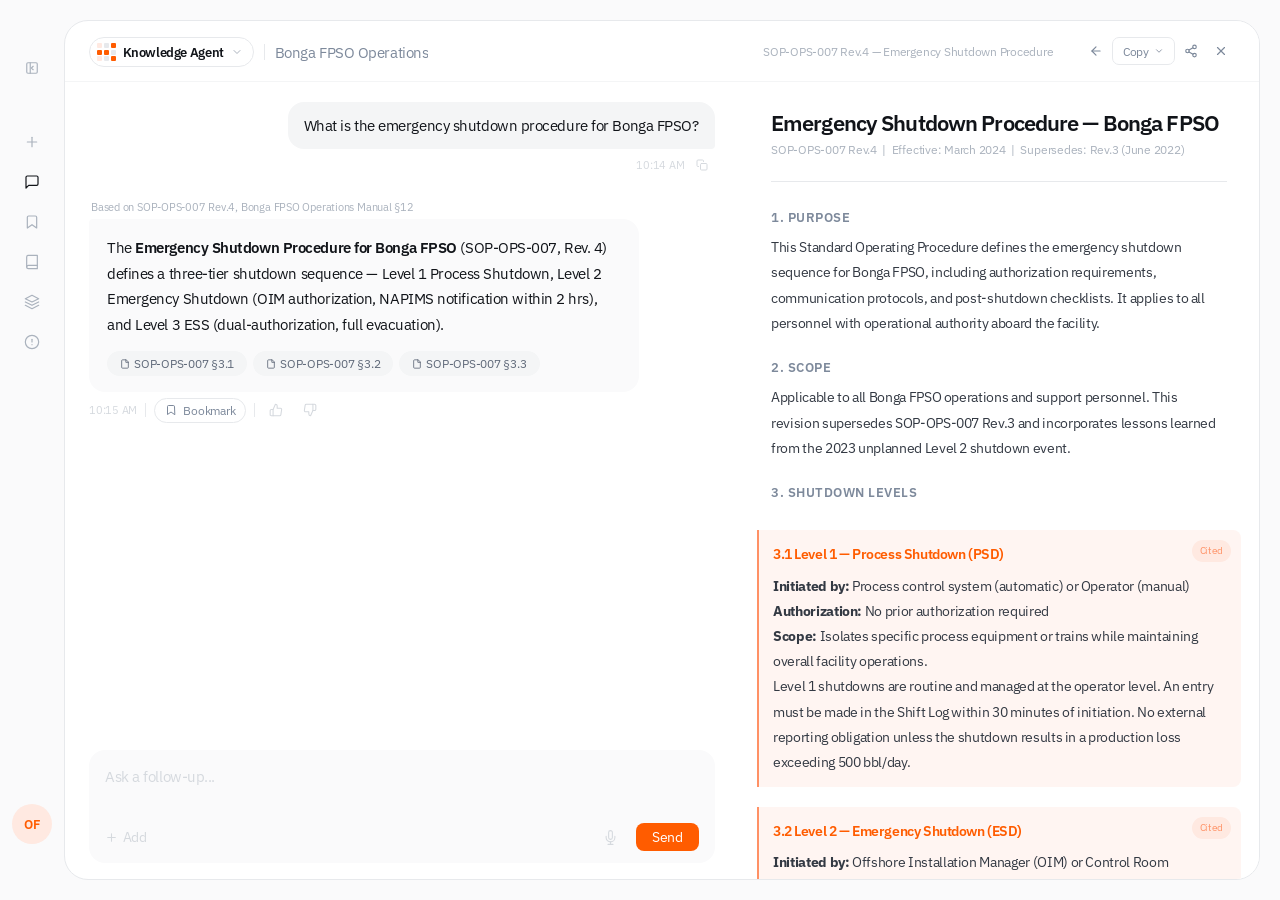
<file: document.html>
<!DOCTYPE html>
<html lang="en">
<head>
  <meta charset="UTF-8">
  <meta name="viewport" content="width=device-width, initial-scale=1.0">
  <title>Seepco AI OS — Document Viewer</title>
  <link rel="preconnect" href="https://fonts.googleapis.com">
  <link rel="preconnect" href="https://fonts.gstatic.com" crossorigin>
  <link href="https://fonts.googleapis.com/css2?family=IBM+Plex+Sans:wght@400;600&display=swap" rel="stylesheet">
  <link rel="stylesheet" href="tokens.css">
  <link rel="stylesheet" href="chat.css">
  <link rel="stylesheet" href="document.css">
</head>
<body>

  <div class="app">

    <!-- ── SIDEBAR (collapsed) ─────────────────────────────── -->
    <aside class="sidebar" id="sidebar">
      <div class="sidebar__brand-row">
        <span class="sidebar__brand-text">Seepco AI OS</span>
        <button class="sidebar__collapse-btn" id="collapseBtn" aria-label="Expand sidebar">
          <svg width="14" height="14" viewBox="0 0 24 24" fill="none" stroke="currentColor" stroke-width="2" stroke-linecap="round" stroke-linejoin="round"><rect x="3" y="3" width="18" height="18" rx="2"/><line x1="9" y1="3" x2="9" y2="21"/><polyline points="14 9 11 12 14 15"/></svg>
        </button>
      </div>

      <nav class="sidebar__nav">
        <a href="dashboard.html" class="nav-item">
          <span class="nav-item__icon">
            <svg width="16" height="16" viewBox="0 0 24 24" fill="none" stroke="currentColor" stroke-width="1.8" stroke-linecap="round" stroke-linejoin="round"><line x1="12" y1="5" x2="12" y2="19"/><line x1="5" y1="12" x2="19" y2="12"/></svg>
          </span>
          <span class="nav-item__label">New chat</span>
        </a>
        <a href="conversations.html" class="nav-item nav-item--active">
          <span class="nav-item__icon">
            <svg width="16" height="16" viewBox="0 0 24 24" fill="none" stroke="currentColor" stroke-width="1.8" stroke-linecap="round" stroke-linejoin="round"><path d="M21 15a2 2 0 0 1-2 2H7l-4 4V5a2 2 0 0 1 2-2h14a2 2 0 0 1 2 2z"/></svg>
          </span>
          <span class="nav-item__label">My conversations</span>
        </a>
        <a href="bookmarks.html" class="nav-item">
          <span class="nav-item__icon">
            <svg width="16" height="16" viewBox="0 0 24 24" fill="none" stroke="currentColor" stroke-width="1.8" stroke-linecap="round" stroke-linejoin="round"><path d="M19 21l-7-5-7 5V5a2 2 0 0 1 2-2h10a2 2 0 0 1 2 2z"/></svg>
          </span>
          <span class="nav-item__label">Bookmarked answers</span>
        </a>
        <a href="knowledge-base.html" class="nav-item">
          <span class="nav-item__icon"><svg width="16" height="16" viewBox="0 0 24 24" fill="none" stroke="currentColor" stroke-width="1.8" stroke-linecap="round" stroke-linejoin="round"><path d="M4 19.5A2.5 2.5 0 0 1 6.5 17H20"/><path d="M6.5 2H20v20H6.5A2.5 2.5 0 0 1 4 19.5v-15A2.5 2.5 0 0 1 6.5 2z"/></svg></span>
          <span class="nav-item__label">Knowledge Base</span>
        </a>
        <a href="agents.html" class="nav-item">
          <span class="nav-item__left">
            <span class="nav-item__icon">
              <svg width="16" height="16" viewBox="0 0 24 24" fill="none" stroke="currentColor" stroke-width="1.8" stroke-linecap="round" stroke-linejoin="round"><path d="M12 2L2 7l10 5 10-5-10-5z"/><path d="M2 17l10 5 10-5"/><path d="M2 12l10 5 10-5"/></svg>
            </span>
            <span class="nav-item__label">Departments AI</span>
          </span>
          <svg class="nav-item__chevron" width="14" height="14" viewBox="0 0 24 24" fill="none" stroke="currentColor" stroke-width="1.8" stroke-linecap="round" stroke-linejoin="round"><polyline points="6 9 12 15 18 9"/></svg>
        </a>
        <a href="help.html" class="nav-item">
          <span class="nav-item__icon">
            <svg width="16" height="16" viewBox="0 0 24 24" fill="none" stroke="currentColor" stroke-width="1.8" stroke-linecap="round" stroke-linejoin="round"><circle cx="12" cy="12" r="10"/><line x1="12" y1="8" x2="12" y2="12"/><line x1="12" y1="16" x2="12.01" y2="16"/></svg>
          </span>
          <span class="nav-item__label">Help &amp; support</span>
        </a>
      </nav>

      <div class="sidebar__user">
        <div class="user-info">
          <div class="user-avatar">OF</div>
          <div class="user-details">
            <span class="user-name">Oduneye Oluwafemi</span>
            <span class="user-role">HR Specialist</span>
          </div>
        </div>
        <button class="user-menu-btn" aria-label="User menu">
          <svg width="14" height="14" viewBox="0 0 24 24" fill="none" stroke="currentColor" stroke-width="1.8" stroke-linecap="round" stroke-linejoin="round"><circle cx="12" cy="5" r="1.2"/><circle cx="12" cy="12" r="1.2"/><circle cx="12" cy="19" r="1.2"/></svg>
        </button>
      </div>
    </aside>

    <!-- ── MAIN CARD ───────────────────────────────────────── -->
    <main class="main-card">

      <!-- SPLIT: left chat | right document -->
      <div class="doc-split">

        <!-- ── LEFT: Chat panel ── -->
        <div class="doc-chat-panel">
          <div class="chat-layout">

            <header class="chat-header">
              <div class="chat-header__inner">
                <div class="chat-header__left">
                  <div class="agent-pill" id="agentPill">
                    <div class="agent-pill__icon" id="headerIcon"></div>
                    <span class="agent-pill__name">Knowledge Agent</span>
                    <svg class="agent-pill__chevron" width="12" height="12" viewBox="0 0 24 24" fill="none" stroke="currentColor" stroke-width="2" stroke-linecap="round" stroke-linejoin="round"><polyline points="6 9 12 15 18 9"/></svg>
                  </div>
                  <div class="chat-header__sep"></div>
                  <span class="chat-header__title">Bonga FPSO Operations</span>
                </div>
              </div>
            </header>

            <div class="chat-messages" id="chatMessages">
              <div class="msgs-inner" id="msgsInner">

                <div class="msg msg--user">
                  <div class="msg__bubble">What is the emergency shutdown procedure for Bonga FPSO?</div>
                  <div class="msg__meta">
                    <span class="msg__time">10:14 AM</span>
                    <button class="msg__action-btn" aria-label="Copy"><svg width="12" height="12" viewBox="0 0 24 24" fill="none" stroke="currentColor" stroke-width="2" stroke-linecap="round" stroke-linejoin="round"><rect x="9" y="9" width="13" height="13" rx="2"/><path d="M5 15H4a2 2 0 0 1-2-2V4a2 2 0 0 1 2-2h9a2 2 0 0 1 2 2v1"/></svg></button>
                  </div>
                </div>

                <div class="msg msg--ai">
                  <p class="msg__source-label">Based on SOP-OPS-007 Rev.4, Bonga FPSO Operations Manual §12</p>
                  <div class="msg__card">
                    <div class="msg__text">
                      <p>The <strong>Emergency Shutdown Procedure for Bonga FPSO</strong> (SOP-OPS-007, Rev. 4) defines a three-tier shutdown sequence — Level 1 Process Shutdown, Level 2 Emergency Shutdown (OIM authorization, NAPIMS notification within 2 hrs), and Level 3 ESS (dual-authorization, full evacuation).</p>
                    </div>
                    <div class="msg__citations">
                      <a href="#sec-level1" class="citation-chip" onclick="highlightSection('sec-level1'); return false;">
                        <svg width="10" height="10" viewBox="0 0 24 24" fill="none" stroke="currentColor" stroke-width="2" stroke-linecap="round" stroke-linejoin="round"><path d="M14 2H6a2 2 0 0 0-2 2v16a2 2 0 0 0 2 2h12a2 2 0 0 0 2-2V8z"/><polyline points="14 2 14 8 20 8"/></svg>
                        SOP-OPS-007 §3.1
                      </a>
                      <a href="#sec-level2" class="citation-chip" onclick="highlightSection('sec-level2'); return false;">
                        <svg width="10" height="10" viewBox="0 0 24 24" fill="none" stroke="currentColor" stroke-width="2" stroke-linecap="round" stroke-linejoin="round"><path d="M14 2H6a2 2 0 0 0-2 2v16a2 2 0 0 0 2 2h12a2 2 0 0 0 2-2V8z"/><polyline points="14 2 14 8 20 8"/></svg>
                        SOP-OPS-007 §3.2
                      </a>
                      <a href="#sec-level3" class="citation-chip" onclick="highlightSection('sec-level3'); return false;">
                        <svg width="10" height="10" viewBox="0 0 24 24" fill="none" stroke="currentColor" stroke-width="2" stroke-linecap="round" stroke-linejoin="round"><path d="M14 2H6a2 2 0 0 0-2 2v16a2 2 0 0 0 2 2h12a2 2 0 0 0 2-2V8z"/><polyline points="14 2 14 8 20 8"/></svg>
                        SOP-OPS-007 §3.3
                      </a>
                    </div>
                  </div>
                  <div class="msg__agent-bar">
                    <span class="msg__time">10:15 AM</span>
                    <div class="agent-bar-sep"></div>
                    <button class="agent-bar-pill">
                      <svg width="12" height="12" viewBox="0 0 24 24" fill="none" stroke="currentColor" stroke-width="2" stroke-linecap="round" stroke-linejoin="round"><path d="M19 21l-7-5-7 5V5a2 2 0 0 1 2-2h10a2 2 0 0 1 2 2z"/></svg>
                      Bookmark
                    </button>
                    <div class="agent-bar-sep"></div>
                    <button class="thumb-btn" aria-label="Helpful">
                      <svg width="14" height="14" viewBox="0 0 24 24" fill="none" stroke="currentColor" stroke-width="1.8" stroke-linecap="round" stroke-linejoin="round"><path d="M14 9V5a3 3 0 0 0-3-3l-4 9v11h11.28a2 2 0 0 0 2-1.7l1.38-9a2 2 0 0 0-2-2.3H14z"/><path d="M7 22H4a2 2 0 0 1-2-2v-7a2 2 0 0 1 2-2h3"/></svg>
                    </button>
                    <button class="thumb-btn" aria-label="Not helpful">
                      <svg width="14" height="14" viewBox="0 0 24 24" fill="none" stroke="currentColor" stroke-width="1.8" stroke-linecap="round" stroke-linejoin="round"><path d="M10 15v4a3 3 0 0 0 3 3l4-9V2H5.72a2 2 0 0 0-2 1.7l-1.38 9a2 2 0 0 0 2 2.3H10z"/><path d="M17 2h2.67A2.31 2.31 0 0 1 22 4v7a2.31 2.31 0 0 1-2.33 2H17"/></svg>
                    </button>
                  </div>
                </div>

              </div>
            </div>

            <div class="chat-composer">
              <div class="composer-inner">
                <div class="chat-card">
                  <textarea class="chat-input" id="chatInput" rows="2" placeholder="Ask a follow-up..." aria-label="Type your message"></textarea>
                  <div class="chat-actions">
                    <button class="chat-add-btn">
                      <svg width="13" height="13" viewBox="0 0 24 24" fill="none" stroke="currentColor" stroke-width="2" stroke-linecap="round" stroke-linejoin="round"><line x1="12" y1="5" x2="12" y2="19"/><line x1="5" y1="12" x2="19" y2="12"/></svg>
                      Add
                    </button>
                    <div class="chat-actions__right">
                      <button class="chat-icon-btn" aria-label="Microphone">
                        <svg width="15" height="15" viewBox="0 0 24 24" fill="none" stroke="currentColor" stroke-width="1.7" stroke-linecap="round" stroke-linejoin="round"><path d="M12 1a3 3 0 0 0-3 3v8a3 3 0 0 0 6 0V4a3 3 0 0 0-3-3z"/><path d="M19 10v2a7 7 0 0 1-14 0v-2"/><line x1="12" y1="19" x2="12" y2="23"/><line x1="8" y1="23" x2="16" y2="23"/></svg>
                      </button>
                      <button class="chat-send-btn" id="sendBtn">Send</button>
                    </div>
                  </div>
                </div>
              </div>
            </div>

          </div>
        </div>

        <!-- ── DIVIDER ── -->
        <div class="doc-divider"></div>

        <!-- ── RIGHT: Document panel ── -->
        <div class="doc-panel">

          <div class="doc-panel__header">
            <span class="doc-panel__title">SOP-OPS-007 Rev.4 — Emergency Shutdown Procedure</span>
            <div class="doc-panel__actions">
              <button class="doc-btn doc-btn--icon" onclick="history.back()" aria-label="Back">
                <svg width="14" height="14" viewBox="0 0 24 24" fill="none" stroke="currentColor" stroke-width="2" stroke-linecap="round" stroke-linejoin="round"><line x1="19" y1="12" x2="5" y2="12"/><polyline points="12 19 5 12 12 5"/></svg>
              </button>
              <button class="doc-btn doc-btn--copy">
                Copy
                <svg width="10" height="10" viewBox="0 0 24 24" fill="none" stroke="currentColor" stroke-width="2" stroke-linecap="round" stroke-linejoin="round"><polyline points="6 9 12 15 18 9"/></svg>
              </button>
              <button class="doc-btn doc-btn--icon" aria-label="Share">
                <svg width="14" height="14" viewBox="0 0 24 24" fill="none" stroke="currentColor" stroke-width="2" stroke-linecap="round" stroke-linejoin="round"><circle cx="18" cy="5" r="3"/><circle cx="6" cy="12" r="3"/><circle cx="18" cy="19" r="3"/><line x1="8.59" y1="13.51" x2="15.42" y2="17.49"/><line x1="15.41" y1="6.51" x2="8.59" y2="10.49"/></svg>
              </button>
              <button class="doc-btn doc-btn--icon" onclick="history.back()" aria-label="Close">
                <svg width="14" height="14" viewBox="0 0 24 24" fill="none" stroke="currentColor" stroke-width="2" stroke-linecap="round" stroke-linejoin="round"><line x1="18" y1="6" x2="6" y2="18"/><line x1="6" y1="6" x2="18" y2="18"/></svg>
              </button>
            </div>
          </div>

          <div class="doc-panel__scroll" id="docScroll">
            <h1 class="doc-doc-title">Emergency Shutdown Procedure — Bonga FPSO</h1>
            <p class="doc-doc-meta">SOP-OPS-007 Rev.4 &nbsp;|&nbsp; Effective: March 2024 &nbsp;|&nbsp; Supersedes: Rev.3 (June 2022)</p>
            <div class="doc-rule"></div>

            <div class="doc-body">

              <div>
                <p class="doc-section-h1">1. Purpose</p>
                <p class="doc-p">This Standard Operating Procedure defines the emergency shutdown sequence for Bonga FPSO, including authorization requirements, communication protocols, and post-shutdown checklists. It applies to all personnel with operational authority aboard the facility.</p>
              </div>

              <div>
                <p class="doc-section-h1">2. Scope</p>
                <p class="doc-p">Applicable to all Bonga FPSO operations and support personnel. This revision supersedes SOP-OPS-007 Rev.3 and incorporates lessons learned from the 2023 unplanned Level 2 shutdown event.</p>
              </div>

              <div>
                <p class="doc-section-h1">3. Shutdown Levels</p>
              </div>

              <!-- Highlighted section: Level 1 -->
              <div class="doc-section--highlight" id="sec-level1">
                <span class="doc-cite-badge">Cited</span>
                <p class="doc-section-h2">3.1 Level 1 — Process Shutdown (PSD)</p>
                <p class="doc-p"><strong>Initiated by:</strong> Process control system (automatic) or Operator (manual)<br>
                <strong>Authorization:</strong> No prior authorization required<br>
                <strong>Scope:</strong> Isolates specific process equipment or trains while maintaining overall facility operations.</p>
                <p class="doc-p">Level 1 shutdowns are routine and managed at the operator level. An entry must be made in the Shift Log within 30 minutes of initiation. No external reporting obligation unless the shutdown results in a production loss exceeding 500 bbl/day.</p>
              </div>

              <!-- Highlighted section: Level 2 -->
              <div class="doc-section--highlight" id="sec-level2">
                <span class="doc-cite-badge">Cited</span>
                <p class="doc-section-h2">3.2 Level 2 — Emergency Shutdown (ESD)</p>
                <p class="doc-p"><strong>Initiated by:</strong> Offshore Installation Manager (OIM) or Control Room Supervisor<br>
                <strong>Authorization:</strong> OIM authorization required<br>
                <strong>Scope:</strong> Full shutdown of all production operations and isolation of all hydrocarbon inventories.</p>
                <ul class="doc-ul">
                  <li>NAPIMS must be notified within <strong>2 hours</strong> of initiation (Form NAPIMS-IR-01)</li>
                  <li>Onshore Operations Centre notified within 30 minutes</li>
                  <li>DPR notified if shutdown exceeds 24 hours</li>
                </ul>
                <p class="doc-p">Emergency Response Team (ERT) to be placed on standby. All non-essential SIMOPS to be suspended immediately.</p>
              </div>

              <!-- Highlighted section: Level 3 -->
              <div class="doc-section--highlight" id="sec-level3">
                <span class="doc-cite-badge">Cited</span>
                <p class="doc-section-h2">3.3 Level 3 — Emergency Support Station (ESS)</p>
                <p class="doc-p"><strong>Initiated by:</strong> OIM with Area Authority co-authorization (introduced Rev.4)<br>
                <strong>Authorization:</strong> <strong>Dual-authorization required</strong> — OIM + Area Authority<br>
                <strong>Scope:</strong> Full facility shutdown including all utilities; automatic evacuation protocol triggered.</p>
                <ul class="doc-ul">
                  <li>Automatic muster alarm triggered on ESS initiation</li>
                  <li>All personnel to designated Muster Stations within 10 minutes</li>
                  <li>Medevac/emergency vessel on standby upon L3 declaration</li>
                  <li>NAPIMS, DPR, and NOSDRA notification required within 1 hour</li>
                </ul>
                <p class="doc-p"><strong>Emergency Authority Protocol:</strong> If Area Authority is unreachable, OIM may invoke unilateral initiation and must notify Area Authority at first available opportunity.</p>
              </div>

              <div>
                <p class="doc-section-h1">4. Communication Protocol</p>
                <p class="doc-p">All external notifications shall be made using the Standard Incident Notification Form (SINF-01). Communications log must be maintained throughout the event and submitted as part of the Post-Incident Report.</p>
              </div>

              <div>
                <p class="doc-section-h1">5. Post-Shutdown Requirements</p>
                <p class="doc-p">Following any Level 2 or Level 3 shutdown, a Post-Shutdown Review must be completed within 24 hours of facility restart. Root Cause Analysis (RCA) is mandatory if the downtime exceeds 4 hours. RCA findings to be submitted to HSSE Director within 72 hours.</p>
              </div>

              <div>
                <p class="doc-section-h1">6. Revision History</p>
                <p class="doc-p">Rev.4 (March 2024): Added dual-authorization requirement for Level 3 shutdowns (§3.3). Updated NAPIMS notification timeline. Added Emergency Authority Protocol.</p>
                <p class="doc-p">Rev.3 (June 2022): Aligned with updated DPR reporting requirements.</p>
              </div>

            </div><!-- /doc-body -->
          </div><!-- /doc-panel__scroll -->
        </div><!-- /doc-panel -->

      </div><!-- /doc-split -->
    </main>
  </div>

  <script src="document.js"></script>
</body>
</html>
</file>
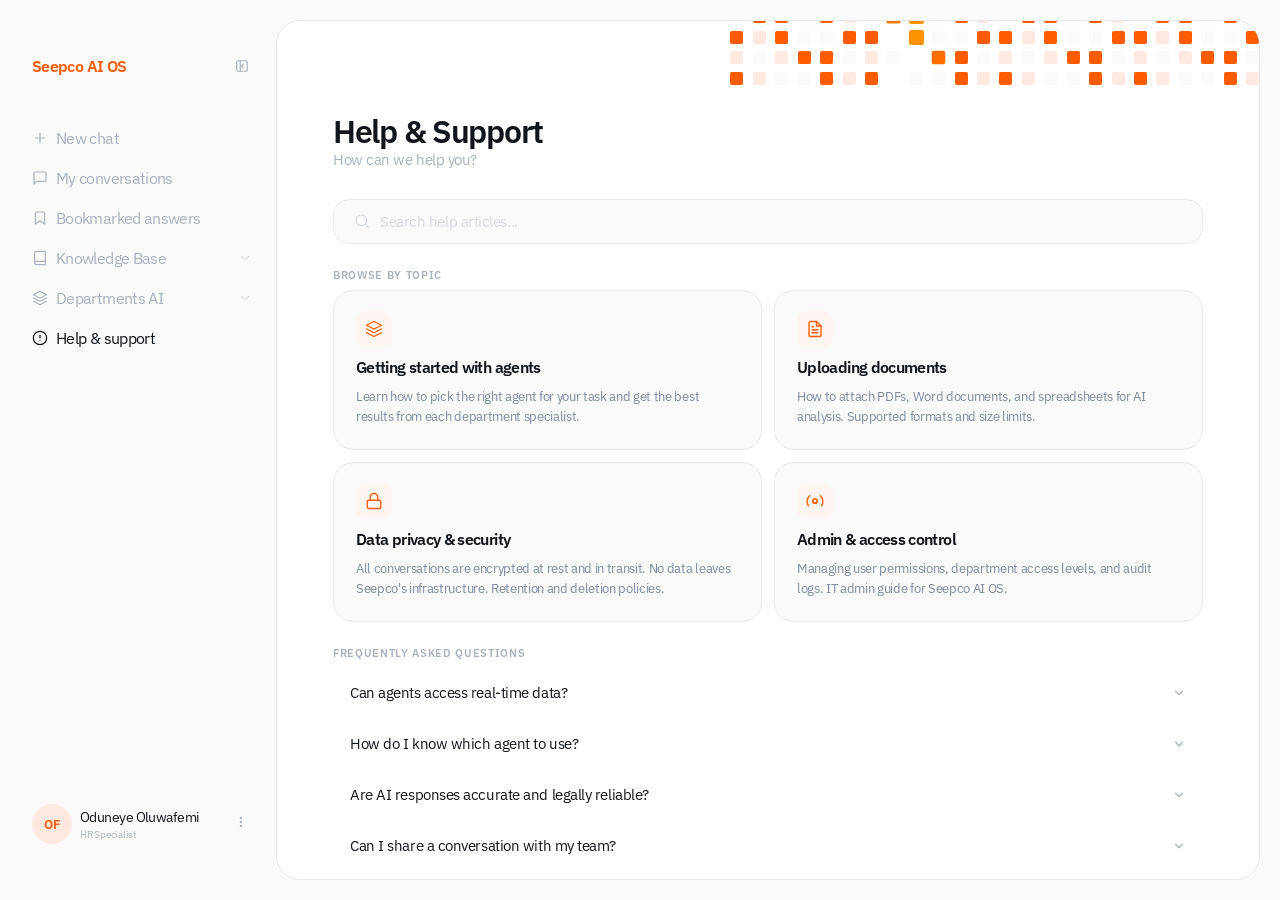
<file: help.html>
<!DOCTYPE html>
<html lang="en">
<head>
  <meta charset="UTF-8">
  <meta name="viewport" content="width=device-width, initial-scale=1.0">
  <title>Seepco AI OS — Help &amp; Support</title>
  <link rel="preconnect" href="https://fonts.googleapis.com">
  <link rel="preconnect" href="https://fonts.gstatic.com" crossorigin>
  <link href="https://fonts.googleapis.com/css2?family=IBM+Plex+Sans:wght@400;600&display=swap" rel="stylesheet">
  <link rel="stylesheet" href="tokens.css">
  <link rel="stylesheet" href="dashboard.css">
  <link rel="stylesheet" href="inner-pages.css">
</head>
<body>
<div class="app">

  <!-- ── SIDEBAR ─────────────────────────────────────────── -->
  <aside class="sidebar" id="sidebar">
    <div class="sidebar__brand-row">
      <span class="sidebar__brand-text">Seepco AI OS</span>
      <button class="sidebar__collapse-btn" id="collapseBtn" aria-label="Collapse sidebar">
        <svg width="14" height="14" viewBox="0 0 24 24" fill="none" stroke="currentColor" stroke-width="2" stroke-linecap="round" stroke-linejoin="round"><rect x="3" y="3" width="18" height="18" rx="2"/><line x1="9" y1="3" x2="9" y2="21"/><polyline points="14 9 11 12 14 15"/></svg>
      </button>
    </div>
    <nav class="sidebar__nav">
      <a href="dashboard.html" class="nav-item">
        <span class="nav-item__icon"><svg width="16" height="16" viewBox="0 0 24 24" fill="none" stroke="currentColor" stroke-width="1.8" stroke-linecap="round" stroke-linejoin="round"><line x1="12" y1="5" x2="12" y2="19"/><line x1="5" y1="12" x2="19" y2="12"/></svg></span>
        <span class="nav-item__label">New chat</span>
      </a>
      <a href="conversations.html" class="nav-item">
        <span class="nav-item__icon"><svg width="16" height="16" viewBox="0 0 24 24" fill="none" stroke="currentColor" stroke-width="1.8" stroke-linecap="round" stroke-linejoin="round"><path d="M21 15a2 2 0 0 1-2 2H7l-4 4V5a2 2 0 0 1 2-2h14a2 2 0 0 1 2 2z"/></svg></span>
        <span class="nav-item__label">My conversations</span>
      </a>
      <a href="bookmarks.html" class="nav-item">
        <span class="nav-item__icon"><svg width="16" height="16" viewBox="0 0 24 24" fill="none" stroke="currentColor" stroke-width="1.8" stroke-linecap="round" stroke-linejoin="round"><path d="M19 21l-7-5-7 5V5a2 2 0 0 1 2-2h10a2 2 0 0 1 2 2z"/></svg></span>
        <span class="nav-item__label">Bookmarked answers</span>
      </a>
      <details class="nav-group">
        <summary class="nav-item nav-item--expandable">
          <span class="nav-item__left">
            <span class="nav-item__icon"><svg width="16" height="16" viewBox="0 0 24 24" fill="none" stroke="currentColor" stroke-width="1.8" stroke-linecap="round" stroke-linejoin="round"><path d="M4 19.5A2.5 2.5 0 0 1 6.5 17H20"/><path d="M6.5 2H20v20H6.5A2.5 2.5 0 0 1 4 19.5v-15A2.5 2.5 0 0 1 6.5 2z"/></svg></span>
            <span class="nav-item__label">Knowledge Base</span>
          </span>
          <svg class="nav-item__chevron" width="14" height="14" viewBox="0 0 24 24" fill="none" stroke="currentColor" stroke-width="1.8" stroke-linecap="round" stroke-linejoin="round"><polyline points="6 9 12 15 18 9"/></svg>
        </summary>
        <div class="nav-sub">
          <form class="nav-sub__search" action="knowledge-base.html" method="get" role="search">
            <svg width="14" height="14" viewBox="0 0 16 16" fill="none"><circle cx="7" cy="7" r="4.5" stroke="#aab2bd" stroke-width="1.2"/><line x1="10.5" y1="10.5" x2="13.5" y2="13.5" stroke="#aab2bd" stroke-width="1.2" stroke-linecap="round"/></svg>
            <input type="text" name="q" placeholder="Search knowledge base…" aria-label="Search knowledge base">
          </form>
          <a href="knowledge-base.html" class="nav-sub__item">Search</a>
          <a href="knowledge-base.html?screen=mysearch" class="nav-sub__item">My searches</a>
          <a href="knowledge-base.html?screen=mysaves" class="nav-sub__item">My saves</a>
        </div>
      </details>
      <a href="agents.html" class="nav-item nav-item--expandable">
        <span class="nav-item__left">
          <span class="nav-item__icon"><svg width="16" height="16" viewBox="0 0 24 24" fill="none" stroke="currentColor" stroke-width="1.8" stroke-linecap="round" stroke-linejoin="round"><path d="M12 2L2 7l10 5 10-5-10-5z"/><path d="M2 17l10 5 10-5"/><path d="M2 12l10 5 10-5"/></svg></span>
          <span class="nav-item__label">Departments AI</span>
        </span>
        <svg class="nav-item__chevron" width="14" height="14" viewBox="0 0 24 24" fill="none" stroke="currentColor" stroke-width="1.8" stroke-linecap="round" stroke-linejoin="round"><polyline points="6 9 12 15 18 9"/></svg>
      </a>
      <a href="help.html" class="nav-item nav-item--active">
        <span class="nav-item__icon"><svg width="16" height="16" viewBox="0 0 24 24" fill="none" stroke="currentColor" stroke-width="1.8" stroke-linecap="round" stroke-linejoin="round"><circle cx="12" cy="12" r="10"/><line x1="12" y1="8" x2="12" y2="12"/><line x1="12" y1="16" x2="12.01" y2="16"/></svg></span>
        <span class="nav-item__label">Help &amp; support</span>
      </a>
    </nav>
    <div class="sidebar__user">
      <div class="user-info">
        <div class="user-avatar">OF</div>
        <div class="user-details">
          <span class="user-name">Oduneye Oluwafemi</span>
          <span class="user-role">HR Specialist</span>
        </div>
      </div>
      <button class="user-menu-btn" aria-label="User menu">
        <svg width="14" height="14" viewBox="0 0 24 24" fill="none" stroke="currentColor" stroke-width="1.8" stroke-linecap="round" stroke-linejoin="round"><circle cx="12" cy="5" r="1.2"/><circle cx="12" cy="12" r="1.2"/><circle cx="12" cy="19" r="1.2"/></svg>
      </button>
    </div>
  </aside>

  <!-- ── MAIN CARD ───────────────────────────────────────── -->
  <main class="main-card">
    <div class="deco-grids" id="decoGrids"></div>
    <div class="page-scroll">

      <section class="page-heading">
        <div>
          <h1 class="page-heading__title">Help &amp; Support</h1>
          <p class="page-heading__sub">How can we help you?</p>
        </div>
      </section>

      <!-- Search -->
      <div class="help-search">
        <svg class="help-search__icon" width="16" height="16" viewBox="0 0 24 24" fill="none" stroke="currentColor" stroke-width="1.8" stroke-linecap="round" stroke-linejoin="round"><circle cx="11" cy="11" r="8"/><line x1="21" y1="21" x2="16.65" y2="16.65"/></svg>
        <input class="help-search__input" type="text" placeholder="Search help articles...">
      </div>

      <!-- Help categories -->
      <div>
        <p class="section-label">Browse by topic</p>
        <div class="help-cards">

          <div class="help-card">
            <div class="help-card__icon">
              <svg width="18" height="18" viewBox="0 0 24 24" fill="none" stroke="currentColor" stroke-width="1.8" stroke-linecap="round" stroke-linejoin="round"><path d="M12 2L2 7l10 5 10-5-10-5z"/><path d="M2 17l10 5 10-5"/><path d="M2 12l10 5 10-5"/></svg>
            </div>
            <p class="help-card__title">Getting started with agents</p>
            <p class="help-card__desc">Learn how to pick the right agent for your task and get the best results from each department specialist.</p>
          </div>

          <div class="help-card">
            <div class="help-card__icon">
              <svg width="18" height="18" viewBox="0 0 24 24" fill="none" stroke="currentColor" stroke-width="1.8" stroke-linecap="round" stroke-linejoin="round"><path d="M14 2H6a2 2 0 0 0-2 2v16a2 2 0 0 0 2 2h12a2 2 0 0 0 2-2V8z"/><polyline points="14 2 14 8 20 8"/><line x1="16" y1="13" x2="8" y2="13"/><line x1="16" y1="17" x2="8" y2="17"/><polyline points="10 9 9 9 8 9"/></svg>
            </div>
            <p class="help-card__title">Uploading documents</p>
            <p class="help-card__desc">How to attach PDFs, Word documents, and spreadsheets for AI analysis. Supported formats and size limits.</p>
          </div>

          <div class="help-card">
            <div class="help-card__icon">
              <svg width="18" height="18" viewBox="0 0 24 24" fill="none" stroke="currentColor" stroke-width="1.8" stroke-linecap="round" stroke-linejoin="round"><rect x="3" y="11" width="18" height="11" rx="2" ry="2"/><path d="M7 11V7a5 5 0 0 1 10 0v4"/></svg>
            </div>
            <p class="help-card__title">Data privacy &amp; security</p>
            <p class="help-card__desc">All conversations are encrypted at rest and in transit. No data leaves Seepco's infrastructure. Retention and deletion policies.</p>
          </div>

          <div class="help-card">
            <div class="help-card__icon">
              <svg width="18" height="18" viewBox="0 0 24 24" fill="none" stroke="currentColor" stroke-width="1.8" stroke-linecap="round" stroke-linejoin="round"><circle cx="12" cy="12" r="3"/><path d="M19.07 4.93a10 10 0 0 1 1.64 13.37"/><path d="M4.93 4.93A10 10 0 0 0 3.29 18.3"/><path d="M9 12a3 3 0 0 0 6 0"/></svg>
            </div>
            <p class="help-card__title">Admin &amp; access control</p>
            <p class="help-card__desc">Managing user permissions, department access levels, and audit logs. IT admin guide for Seepco AI OS.</p>
          </div>

        </div>
      </div>

      <!-- FAQ -->
      <div>
        <p class="section-label">Frequently asked questions</p>
        <div class="help-faq" id="faqList">

          <div class="faq-item">
            <button class="faq-item__q">
              Can agents access real-time data?
              <svg class="faq-item__chevron" width="14" height="14" viewBox="0 0 24 24" fill="none" stroke="currentColor" stroke-width="2" stroke-linecap="round" stroke-linejoin="round"><polyline points="6 9 12 15 18 9"/></svg>
            </button>
            <p class="faq-item__a">Yes. The Operations Agent and Finance Agent are connected to Seepco's live data systems for real-time field reports, production figures, and financial data. Other agents draw from the document knowledge base, which is updated daily.</p>
          </div>

          <div class="faq-item">
            <button class="faq-item__q">
              How do I know which agent to use?
              <svg class="faq-item__chevron" width="14" height="14" viewBox="0 0 24 24" fill="none" stroke="currentColor" stroke-width="2" stroke-linecap="round" stroke-linejoin="round"><polyline points="6 9 12 15 18 9"/></svg>
            </button>
            <p class="faq-item__a">Use the Department Agents page as your starting point — each agent lists what it can help with. For cross-departmental questions, start with the general AI assistant on the dashboard and it will route to the right specialist automatically.</p>
          </div>

          <div class="faq-item">
            <button class="faq-item__q">
              Are AI responses accurate and legally reliable?
              <svg class="faq-item__chevron" width="14" height="14" viewBox="0 0 24 24" fill="none" stroke="currentColor" stroke-width="2" stroke-linecap="round" stroke-linejoin="round"><polyline points="6 9 12 15 18 9"/></svg>
            </button>
            <p class="faq-item__a">Responses are grounded in Seepco's official documents and policies — all citations are traceable. For high-stakes decisions (contract execution, disciplinary actions, regulatory submissions), always have a qualified human expert review the AI output before acting on it.</p>
          </div>

          <div class="faq-item">
            <button class="faq-item__q">
              Can I share a conversation with my team?
              <svg class="faq-item__chevron" width="14" height="14" viewBox="0 0 24 24" fill="none" stroke="currentColor" stroke-width="2" stroke-linecap="round" stroke-linejoin="round"><polyline points="6 9 12 15 18 9"/></svg>
            </button>
            <p class="faq-item__a">Yes — use the Share button at the top of any conversation to generate a read-only link. You can also export conversations as PDF using the Export button. Sharing respects your organisation's access control settings.</p>
          </div>

          <div class="faq-item">
            <button class="faq-item__q">
              How do I report an incorrect AI response?
              <svg class="faq-item__chevron" width="14" height="14" viewBox="0 0 24 24" fill="none" stroke="currentColor" stroke-width="2" stroke-linecap="round" stroke-linejoin="round"><polyline points="6 9 12 15 18 9"/></svg>
            </button>
            <p class="faq-item__a">Use the thumbs-down button on any AI response to flag it. You can add a note explaining what was wrong. Flagged responses are reviewed by the Seepco AI OS team within 2 business days and used to improve the system.</p>
          </div>

        </div>
      </div>

      <!-- Contact -->
      <div class="help-contact">
        <div class="help-contact__info">
          <span class="help-contact__title">Still need help?</span>
          <span class="help-contact__sub">Reach the Seepco IT Helpdesk — we typically respond within 4 hours.</span>
        </div>
        <button class="help-contact__btn">Contact support</button>
      </div>

    </div>
  </main>
</div>
<script src="help.js"></script>
</body>
</html>
</file>
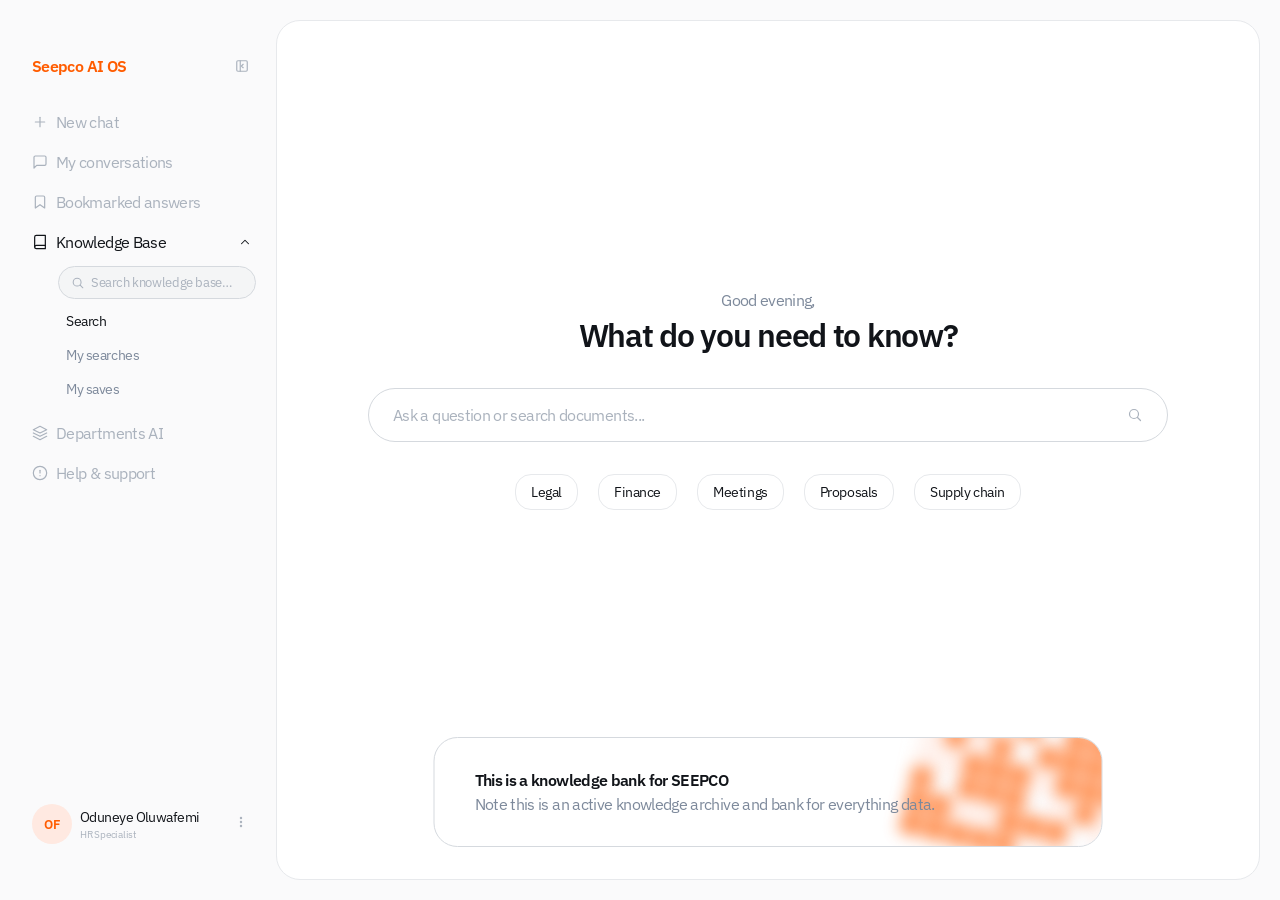
<file: knowledge-base.html>
<!DOCTYPE html>
<html lang="en">
<head>
  <meta charset="UTF-8">
  <meta name="viewport" content="width=device-width, initial-scale=1.0">
  <title>Seepco AI OS — Knowledge Base</title>
  <link rel="preconnect" href="https://fonts.googleapis.com">
  <link rel="preconnect" href="https://fonts.gstatic.com" crossorigin>
  <link href="https://fonts.googleapis.com/css2?family=IBM+Plex+Sans:wght@400;600&display=swap" rel="stylesheet">
  <link rel="stylesheet" href="tokens.css">
  <link rel="stylesheet" href="kms.css">
</head>
<body>

<div class="toast" id="toast"></div>

<div class="app">

  <!-- ── SIDEBAR ─────────────────────────────────────────── -->
  <aside class="sidebar" id="sidebar">
    <div class="sidebar__brand-row">
      <span class="sidebar__brand-text">Seepco AI OS</span>
      <button class="sidebar__collapse-btn" id="collapseBtn" aria-label="Collapse sidebar">
        <svg width="14" height="14" viewBox="0 0 24 24" fill="none" stroke="currentColor" stroke-width="2" stroke-linecap="round" stroke-linejoin="round"><rect x="3" y="3" width="18" height="18" rx="2"/><line x1="9" y1="3" x2="9" y2="21"/><polyline points="14 9 11 12 14 15"/></svg>
      </button>
    </div>

    <nav class="sidebar__nav">
      <a href="dashboard.html" class="nav-item">
        <span class="nav-item__icon"><svg width="16" height="16" viewBox="0 0 24 24" fill="none" stroke="currentColor" stroke-width="1.8" stroke-linecap="round" stroke-linejoin="round"><line x1="12" y1="5" x2="12" y2="19"/><line x1="5" y1="12" x2="19" y2="12"/></svg></span>
        <span class="nav-item__label">New chat</span>
      </a>
      <a href="conversations.html" class="nav-item">
        <span class="nav-item__icon"><svg width="16" height="16" viewBox="0 0 24 24" fill="none" stroke="currentColor" stroke-width="1.8" stroke-linecap="round" stroke-linejoin="round"><path d="M21 15a2 2 0 0 1-2 2H7l-4 4V5a2 2 0 0 1 2-2h14a2 2 0 0 1 2 2z"/></svg></span>
        <span class="nav-item__label">My conversations</span>
      </a>
      <a href="bookmarks.html" class="nav-item">
        <span class="nav-item__icon"><svg width="16" height="16" viewBox="0 0 24 24" fill="none" stroke="currentColor" stroke-width="1.8" stroke-linecap="round" stroke-linejoin="round"><path d="M19 21l-7-5-7 5V5a2 2 0 0 1 2-2h10a2 2 0 0 1 2 2z"/></svg></span>
        <span class="nav-item__label">Bookmarked answers</span>
      </a>

      <!-- Knowledge Base: expandable dropdown (active on this page) -->
      <details class="nav-group" open>
        <summary class="nav-item nav-item--expandable nav-item--active">
          <span class="nav-item__left">
            <span class="nav-item__icon"><svg width="16" height="16" viewBox="0 0 24 24" fill="none" stroke="currentColor" stroke-width="1.8" stroke-linecap="round" stroke-linejoin="round"><path d="M4 19.5A2.5 2.5 0 0 1 6.5 17H20"/><path d="M6.5 2H20v20H6.5A2.5 2.5 0 0 1 4 19.5v-15A2.5 2.5 0 0 1 6.5 2z"/></svg></span>
            <span class="nav-item__label">Knowledge Base</span>
          </span>
          <svg class="nav-item__chevron" width="14" height="14" viewBox="0 0 24 24" fill="none" stroke="currentColor" stroke-width="1.8" stroke-linecap="round" stroke-linejoin="round"><polyline points="6 9 12 15 18 9"/></svg>
        </summary>
        <div class="nav-sub">
          <form class="nav-sub__search" id="kbSearchForm" action="knowledge-base.html" method="get" role="search">
            <svg width="14" height="14" viewBox="0 0 16 16" fill="none"><circle cx="7" cy="7" r="4.5" stroke="#aab2bd" stroke-width="1.2"/><line x1="10.5" y1="10.5" x2="13.5" y2="13.5" stroke="#aab2bd" stroke-width="1.2" stroke-linecap="round"/></svg>
            <input type="text" name="q" id="kbSearchInput" placeholder="Search knowledge base…" aria-label="Search knowledge base">
          </form>
          <a href="knowledge-base.html" class="nav-sub__item" id="nav-sub-search" onclick="if(window.goTo){event.preventDefault();goTo('dashboard');}">Search</a>
          <a href="knowledge-base.html?screen=mysearch" class="nav-sub__item" id="nav-sub-mysearch" onclick="if(window.goTo){event.preventDefault();goTo('mysearch');}">My searches</a>
          <a href="knowledge-base.html?screen=mysaves" class="nav-sub__item" id="nav-sub-mysaves" onclick="if(window.goTo){event.preventDefault();goTo('mysaves');}">My saves</a>
        </div>
      </details>

      <a href="agents.html" class="nav-item">
        <span class="nav-item__icon"><svg width="16" height="16" viewBox="0 0 24 24" fill="none" stroke="currentColor" stroke-width="1.8" stroke-linecap="round" stroke-linejoin="round"><path d="M12 2L2 7l10 5 10-5-10-5z"/><path d="M2 17l10 5 10-5"/><path d="M2 12l10 5 10-5"/></svg></span>
        <span class="nav-item__label">Departments AI</span>
      </a>
      <a href="help.html" class="nav-item">
        <span class="nav-item__icon"><svg width="16" height="16" viewBox="0 0 24 24" fill="none" stroke="currentColor" stroke-width="1.8" stroke-linecap="round" stroke-linejoin="round"><circle cx="12" cy="12" r="10"/><line x1="12" y1="8" x2="12" y2="12"/><line x1="12" y1="16" x2="12.01" y2="16"/></svg></span>
        <span class="nav-item__label">Help &amp; support</span>
      </a>
    </nav>

    <div class="sidebar__user">
      <div class="user-info">
        <div class="user-avatar">OF</div>
        <div class="user-details">
          <span class="user-name">Oduneye Oluwafemi</span>
          <span class="user-role">HR Specialist</span>
        </div>
      </div>
      <button class="user-menu-btn" aria-label="User menu">
        <svg width="14" height="14" viewBox="0 0 24 24" fill="none" stroke="currentColor" stroke-width="1.8" stroke-linecap="round" stroke-linejoin="round"><circle cx="12" cy="5" r="1.2"/><circle cx="12" cy="12" r="1.2"/><circle cx="12" cy="19" r="1.2"/></svg>
      </button>
    </div>
  </aside>

  <!-- ── MAIN ────────────────────────────────────────────── -->
  <main class="kms-main">

    <!-- SCREEN — DASHBOARD -->
    <div class="screen active" id="screen-dashboard">
      <div class="dashboard-body">
        <div class="greeting-wrap">
          <p class="greeting-sub" id="dash-greeting">Good morning,</p>
          <p class="greeting-main">What do you need to know?</p>
        </div>
        <div class="search-bar-pill" onclick="goTo('suggestion')">
          <span class="search-placeholder-text">Ask a question or search documents...</span>
          <svg width="16" height="16" viewBox="0 0 16 16" fill="none"><circle cx="7" cy="7" r="4.5" stroke="#aab2bd" stroke-width="1.2"/><line x1="10.5" y1="10.5" x2="13.5" y2="13.5" stroke="#aab2bd" stroke-width="1.2" stroke-linecap="round"/></svg>
        </div>
        <div class="category-pills">
          <div class="pill" onclick="searchByCategory('Legal')">Legal</div>
          <div class="pill" onclick="searchByCategory('Finance')">Finance</div>
          <div class="pill" onclick="searchByCategory('Meetings')">Meetings</div>
          <div class="pill" onclick="searchByCategory('Proposals')">Proposals</div>
          <div class="pill" onclick="searchByCategory('Supply chain')">Supply chain</div>
        </div>
      </div>
      <div class="info-card">
        <div class="info-card-text">
          <span class="info-card-title">This is a knowledge bank for SEEPCO</span>
          <span class="info-card-sub">Note this is an active knowledge archive and bank for everything data.</span>
        </div>
        <div class="pixel-grid" id="pixel-grid" aria-hidden="true"></div>
      </div>
    </div>

    <!-- SCREEN — SUGGESTION -->
    <div class="screen" id="screen-suggestion">
      <div class="suggestion-body">
        <div class="greeting-wrap">
          <p class="greeting-sub" id="sug-greeting">Good morning,</p>
          <p class="greeting-main">What do you need to know?</p>
        </div>
        <div class="search-expanded">
          <div class="search-expanded-top">
            <input class="search-input-real" id="search-input" type="text"
              placeholder="Ask a question or search documents..."
              oninput="filterSuggestions()" onkeydown="handleSearchKey(event)">
            <svg width="16" height="16" viewBox="0 0 16 16" fill="none" style="flex-shrink:0;cursor:pointer;" onclick="doSearch()">
              <circle cx="7" cy="7" r="4.5" stroke="#aab2bd" stroke-width="1.2"/>
              <line x1="10.5" y1="10.5" x2="13.5" y2="13.5" stroke="#aab2bd" stroke-width="1.2" stroke-linecap="round"/>
            </svg>
          </div>
          <div class="divider"></div>
          <div id="suggestions-list"></div>
        </div>
        <div class="category-pills">
          <div class="pill" onclick="searchByCategory('Legal')">Legal</div>
          <div class="pill" onclick="searchByCategory('Finance')">Finance</div>
          <div class="pill" onclick="searchByCategory('Meetings')">Meetings</div>
          <div class="pill" onclick="searchByCategory('Proposals')">Proposals</div>
          <div class="pill" onclick="searchByCategory('Supply chain')">Supply chain</div>
        </div>
      </div>
    </div>

    <!-- SCREEN — RESULTS -->
    <div class="screen" id="screen-results">
      <div class="results-body">
        <div class="results-header">
          <div class="results-title-row">
            <h1 class="results-title" id="results-title">Proposal document template</h1>
            <svg width="16" height="16" viewBox="0 0 16 16" fill="none" style="flex-shrink:0;cursor:pointer;opacity:.5;" onclick="goTo('suggestion')">
              <circle cx="7" cy="7" r="4.5" stroke="#7d899b" stroke-width="1.2"/>
              <line x1="10.5" y1="10.5" x2="13.5" y2="13.5" stroke="#7d899b" stroke-width="1.2" stroke-linecap="round"/>
            </svg>
          </div>
          <div class="filter-pills" id="results-filters">
            <div class="filter-pill active" onclick="setResultFilter(this,'All')">All</div>
            <div class="filter-pill" onclick="setResultFilter(this,'Images')">Images</div>
            <div class="filter-pill" onclick="setResultFilter(this,'Videos')">Videos</div>
            <div class="filter-pill" onclick="setResultFilter(this,'Documents')">Documents</div>
            <div class="filter-pill" onclick="setResultFilter(this,'Others')">Others</div>
          </div>
        </div>
        <p class="results-count" id="results-count">Found 8 relevant documents for this query</p>

        <!-- AI CARD (collapsed) -->
        <div class="ai-card" id="ai-card-collapsed">
          <div class="ai-card-body">
            <svg width="16" height="16" viewBox="0 0 16 16" fill="none" style="flex-shrink:0;margin-top:2px;">
              <path d="M8 1L9.5 5.5L14 7L9.5 8.5L8 13L6.5 8.5L2 7L6.5 5.5L8 1Z" fill="#ff9165"/>
            </svg>
            <p class="ai-text" id="ai-summary-text">AI Summary: Permanent staff at Seepco are entitled to 21 working days of annual leave per year. Applications must be submitted 14 days in advance and approved by the direct line manager. See the full policy for details on carry-over and emergency leave.</p>
          </div>
          <div><button class="view-more-btn" onclick="expandAI()">View more</button></div>
        </div>

        <!-- AI CARD (expanded) -->
        <div class="ai-card" id="ai-card-expanded" style="display:none;">
          <div class="ai-card-body">
            <svg width="16" height="16" viewBox="0 0 16 16" fill="none" style="flex-shrink:0;margin-top:2px;">
              <path d="M8 1L9.5 5.5L14 7L9.5 8.5L8 13L6.5 8.5L2 7L6.5 5.5L8 1Z" fill="#ff9165"/>
            </svg>
            <div style="display:flex;flex-direction:column;gap:20px;flex:1;">
              <p class="ai-text">AI Summary: Permanent staff at Seepco are entitled to 21 working days of annual leave per year. Applications must be submitted 14 days in advance and approved by the direct line manager. See the full policy for details on carry-over and emergency leave.</p>
              <div class="ai-expanded-detail">
                <span>Annual Leave: 21 days</span>
                <span>Sick Leave: 10 days (medical certificate required after 3 days)</span>
                <span>Maternity Leave: 12 weeks (confirmed in payroll letter)</span>
                <span>Paternity Leave: 5 days</span>
                <span>Carry-over: Up to 5 days can be carried to next year</span>
              </div>
              <ul class="ai-sources">
                <li>📄 Source 1: "Employee Leave Policy — Rev 5, Section 3–5" — <span style="cursor:pointer;text-decoration:underline;" onclick="openDoc(1)">Open Document</span></li>
                <li>📄 Source 2: "HR Onboarding Guide — Chapter 2" — <span style="cursor:pointer;text-decoration:underline;" onclick="openDoc(8)">Open Document</span></li>
              </ul>
              <div class="ai-card-actions">
                <div class="doc-actions">
                  <button class="action-btn" onclick="saveAISummary()" title="Save answer">
                    <svg width="16" height="16" viewBox="0 0 16 16" fill="none"><path d="M3 2h10v13l-5-3-5 3V2z" stroke="#49525f" stroke-width="1.2" stroke-linejoin="round"/></svg>
                  </button>
                  <button class="action-btn" onclick="copyAISummary()" title="Copy link">
                    <svg width="16" height="16" viewBox="0 0 16 16" fill="none"><circle cx="12" cy="3" r="1.5" stroke="#49525f" stroke-width="1.2"/><circle cx="4" cy="8" r="1.5" stroke="#49525f" stroke-width="1.2"/><circle cx="12" cy="13" r="1.5" stroke="#49525f" stroke-width="1.2"/><path d="M5.5 7.2l5-3M5.5 8.8l5 3" stroke="#49525f" stroke-width="1.2"/></svg>
                  </button>
                  <button class="action-btn" onclick="shareAISummary()" title="Export">
                    <svg width="16" height="16" viewBox="0 0 16 16" fill="none"><path d="M3 3h7l3 3v7H3V3z" stroke="#49525f" stroke-width="1.2" stroke-linejoin="round"/><path d="M10 3v3h3" stroke="#49525f" stroke-width="1.2"/></svg>
                  </button>
                </div>
                <button class="show-less-btn" onclick="collapseAI()">Show less</button>
              </div>
            </div>
          </div>
        </div>

        <!-- Doc / Image / Video results -->
        <div id="results-content" style="width:100%;"></div>
      </div>
    </div>

    <!-- SCREEN — DOCUMENT VIEW -->
    <div class="screen" id="screen-docview">
      <div class="docview-layout">
        <!-- Left list -->
        <div class="docview-left">
          <div class="results-header">
            <div class="results-title-row">
              <h1 class="results-title" id="dv-results-title" style="font-size:22px;letter-spacing:-0.88px;">Proposal document template</h1>
              <svg width="16" height="16" viewBox="0 0 16 16" fill="none" style="flex-shrink:0;cursor:pointer;opacity:.4;" onclick="goTo('suggestion')">
                <circle cx="7" cy="7" r="4.5" stroke="#7d899b" stroke-width="1.2"/>
                <line x1="10.5" y1="10.5" x2="13.5" y2="13.5" stroke="#7d899b" stroke-width="1.2" stroke-linecap="round"/>
              </svg>
            </div>
            <div class="filter-pills">
              <div class="filter-pill active" onclick="setResultFilter(this,'All')">All</div>
              <div class="filter-pill" onclick="setResultFilter(this,'Images')">Images</div>
              <div class="filter-pill" onclick="setResultFilter(this,'Videos')">Videos</div>
              <div class="filter-pill" onclick="setResultFilter(this,'Documents')">Documents</div>
              <div class="filter-pill" onclick="setResultFilter(this,'Others')">Others</div>
            </div>
          </div>
          <p class="results-count">Found 8 relevant documents for this query</p>
          <!-- mini AI card -->
          <div class="ai-card">
            <div class="ai-card-body">
              <svg width="16" height="16" viewBox="0 0 16 16" fill="none" style="flex-shrink:0;margin-top:2px;">
                <path d="M8 1L9.5 5.5L14 7L9.5 8.5L8 13L6.5 8.5L2 7L6.5 5.5L8 1Z" fill="#ff9165"/>
              </svg>
              <p class="ai-text" style="font-size:13px;" id="dv-ai-text">AI Summary: Permanent staff at Seepco are entitled to 21 working days of annual leave per year. Applications must be submitted 14 days in advance and approved by the direct line manager.</p>
            </div>
          </div>
          <div class="doc-list" id="dv-doc-list"></div>
        </div>
        <!-- Right reader -->
        <div class="docview-right">
          <div class="doc-reader-topbar">
            <span class="doc-reader-query" id="dr-query">Emergency shutdown procedure for the Warri pipeline?</span>
            <div class="doc-reader-actions">
              <button class="icon-btn" title="Go back" onclick="goTo('results')">
                <svg width="16" height="16" viewBox="0 0 16 16" fill="none"><path d="M10 3L5 8L10 13" stroke="#252a31" stroke-width="1.5" stroke-linecap="round" stroke-linejoin="round"/></svg>
              </button>
              <button class="copy-btn" onclick="copyDocContent()">
                Copy
                <svg width="14" height="14" viewBox="0 0 14 14" fill="none"><path d="M3 5l4 4 4-4" stroke="#252a31" stroke-width="1.2" stroke-linecap="round" stroke-linejoin="round"/></svg>
              </button>
              <button class="icon-btn" title="Close" onclick="goTo('results')">
                <svg width="14" height="14" viewBox="0 0 14 14" fill="none"><path d="M1 1l12 12M13 1L1 13" stroke="#49525f" stroke-width="1.5" stroke-linecap="round"/></svg>
              </button>
            </div>
          </div>
          <div class="doc-reader-title-section">
            <h2 class="doc-reader-title" id="dr-title">Emergency shutdown procedure for the Warri pipeline?</h2>
          </div>
          <div class="doc-reader-content" id="dr-content"></div>
        </div>
      </div>
    </div>

    <!-- SCREEN — MY SAVES -->
    <div class="screen" id="screen-mysaves">
      <div class="page-body">
        <div class="page-header">
          <div class="page-title-row">
            <h1 class="page-title">My saves</h1>
            <svg width="16" height="16" viewBox="0 0 16 16" fill="none" style="flex-shrink:0;cursor:pointer;opacity:.4;" onclick="goTo('suggestion')">
              <circle cx="7" cy="7" r="4.5" stroke="#7d899b" stroke-width="1.2"/>
              <line x1="10.5" y1="10.5" x2="13.5" y2="13.5" stroke="#7d899b" stroke-width="1.2" stroke-linecap="round"/>
            </svg>
          </div>
          <div class="saves-tabs">
            <div class="saves-tab active" onclick="setSavesTab(this,'answers')">Saved Answers</div>
            <div class="saves-tab" onclick="setSavesTab(this,'docs')">Bookmarked Documents</div>
            <div class="saves-tab" onclick="setSavesTab(this,'history')">My Search History</div>
          </div>
        </div>
        <div id="saves-content"></div>
      </div>
    </div>

    <!-- SCREEN — MY SEARCH -->
    <div class="screen" id="screen-mysearch">
      <div class="page-body">
        <div class="page-header">
          <div class="page-title-row">
            <h1 class="page-title">My searches</h1>
            <svg width="16" height="16" viewBox="0 0 16 16" fill="none" style="flex-shrink:0;cursor:pointer;opacity:.4;" onclick="goTo('suggestion')">
              <circle cx="7" cy="7" r="4.5" stroke="#7d899b" stroke-width="1.2"/>
              <line x1="10.5" y1="10.5" x2="13.5" y2="13.5" stroke="#7d899b" stroke-width="1.2" stroke-linecap="round"/>
            </svg>
          </div>
          <div class="saves-tabs">
            <div class="saves-tab active" onclick="setSearchTab(this,'all')">All</div>
            <div class="saves-tab" onclick="setSearchTab(this,'topics')">By topics</div>
          </div>
        </div>
        <div id="mysearch-content"></div>
      </div>
    </div>

  </main>
</div>

<script src="kms.js"></script>
</body>
</html>
</file>
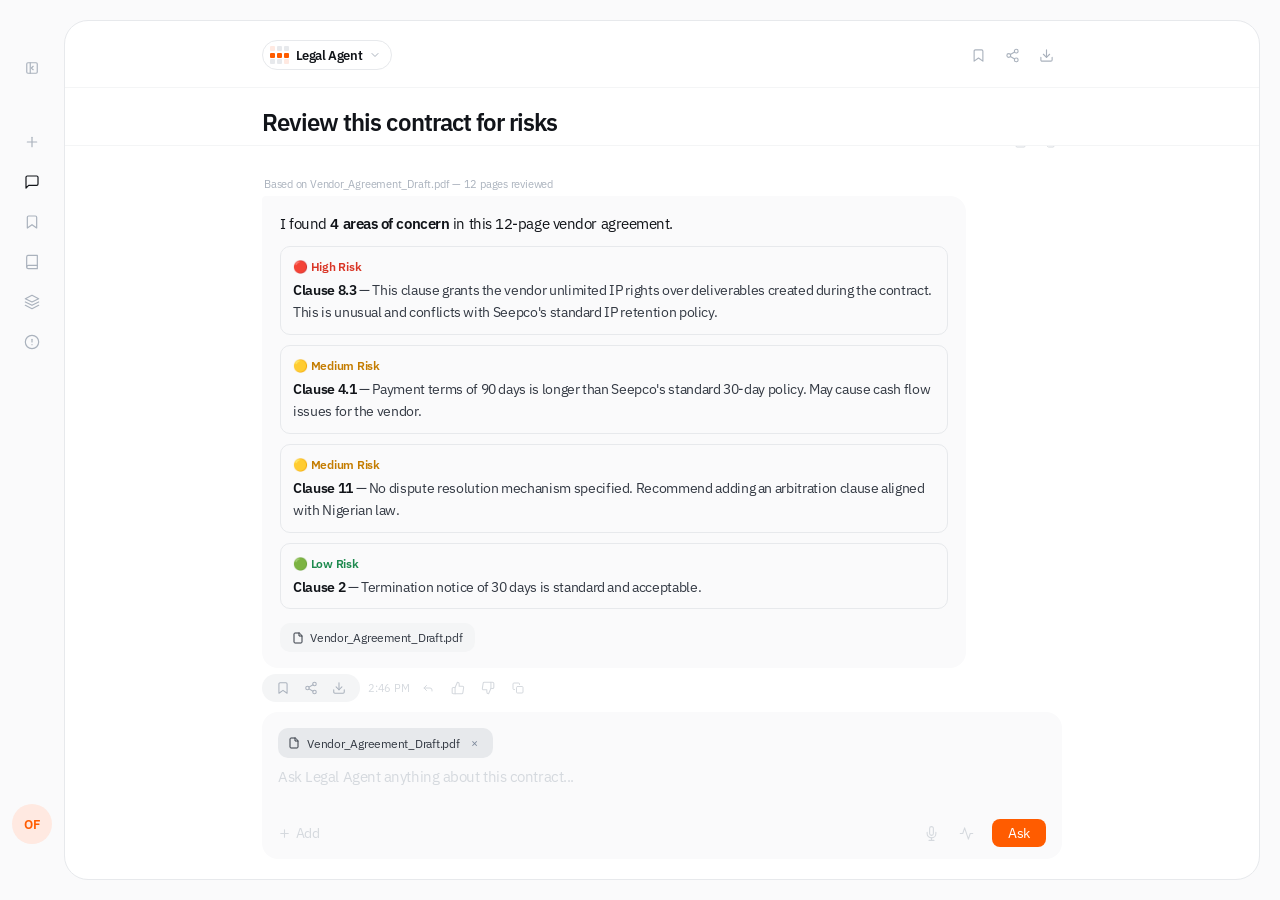
<file: legal-chat.html>
<!DOCTYPE html>
<html lang="en">
<head>
  <meta charset="UTF-8">
  <meta name="viewport" content="width=device-width, initial-scale=1.0">
  <title>Seepco AI OS — Legal Agent</title>
  <link rel="preconnect" href="https://fonts.googleapis.com">
  <link rel="preconnect" href="https://fonts.gstatic.com" crossorigin>
  <link href="https://fonts.googleapis.com/css2?family=IBM+Plex+Sans:wght@400;600&display=swap" rel="stylesheet">
  <link rel="stylesheet" href="tokens.css">
  <link rel="stylesheet" href="chat.css">
  <link rel="stylesheet" href="legal-chat.css">
</head>
<body>

  <div class="app">

    <!-- ── SIDEBAR (collapsed) ─────────────────────────────── -->
    <aside class="sidebar" id="sidebar">
      <div class="sidebar__brand-row">
        <span class="sidebar__brand-text">Seepco AI OS</span>
        <button class="sidebar__collapse-btn" id="collapseBtn" aria-label="Expand sidebar">
          <svg width="14" height="14" viewBox="0 0 24 24" fill="none" stroke="currentColor" stroke-width="2" stroke-linecap="round" stroke-linejoin="round"><rect x="3" y="3" width="18" height="18" rx="2"/><line x1="9" y1="3" x2="9" y2="21"/><polyline points="14 9 11 12 14 15"/></svg>
        </button>
      </div>
      <nav class="sidebar__nav">
        <a href="dashboard.html" class="nav-item">
          <span class="nav-item__icon"><svg width="16" height="16" viewBox="0 0 24 24" fill="none" stroke="currentColor" stroke-width="1.8" stroke-linecap="round" stroke-linejoin="round"><line x1="12" y1="5" x2="12" y2="19"/><line x1="5" y1="12" x2="19" y2="12"/></svg></span>
          <span class="nav-item__label">New chat</span>
        </a>
        <a href="conversations.html" class="nav-item nav-item--active">
          <span class="nav-item__icon"><svg width="16" height="16" viewBox="0 0 24 24" fill="none" stroke="currentColor" stroke-width="1.8" stroke-linecap="round" stroke-linejoin="round"><path d="M21 15a2 2 0 0 1-2 2H7l-4 4V5a2 2 0 0 1 2-2h14a2 2 0 0 1 2 2z"/></svg></span>
          <span class="nav-item__label">My conversations</span>
        </a>
        <a href="bookmarks.html" class="nav-item">
          <span class="nav-item__icon"><svg width="16" height="16" viewBox="0 0 24 24" fill="none" stroke="currentColor" stroke-width="1.8" stroke-linecap="round" stroke-linejoin="round"><path d="M19 21l-7-5-7 5V5a2 2 0 0 1 2-2h10a2 2 0 0 1 2 2z"/></svg></span>
          <span class="nav-item__label">Bookmarked answers</span>
        </a>
        <a href="knowledge-base.html" class="nav-item">
          <span class="nav-item__icon"><svg width="16" height="16" viewBox="0 0 24 24" fill="none" stroke="currentColor" stroke-width="1.8" stroke-linecap="round" stroke-linejoin="round"><path d="M4 19.5A2.5 2.5 0 0 1 6.5 17H20"/><path d="M6.5 2H20v20H6.5A2.5 2.5 0 0 1 4 19.5v-15A2.5 2.5 0 0 1 6.5 2z"/></svg></span>
          <span class="nav-item__label">Knowledge Base</span>
        </a>
        <a href="agents.html" class="nav-item">
          <span class="nav-item__left">
            <span class="nav-item__icon"><svg width="16" height="16" viewBox="0 0 24 24" fill="none" stroke="currentColor" stroke-width="1.8" stroke-linecap="round" stroke-linejoin="round"><path d="M12 2L2 7l10 5 10-5-10-5z"/><path d="M2 17l10 5 10-5"/><path d="M2 12l10 5 10-5"/></svg></span>
            <span class="nav-item__label">Departments AI</span>
          </span>
          <svg class="nav-item__chevron" width="14" height="14" viewBox="0 0 24 24" fill="none" stroke="currentColor" stroke-width="1.8" stroke-linecap="round" stroke-linejoin="round"><polyline points="6 9 12 15 18 9"/></svg>
        </a>
        <a href="help.html" class="nav-item">
          <span class="nav-item__icon"><svg width="16" height="16" viewBox="0 0 24 24" fill="none" stroke="currentColor" stroke-width="1.8" stroke-linecap="round" stroke-linejoin="round"><circle cx="12" cy="12" r="10"/><line x1="12" y1="8" x2="12" y2="12"/><line x1="12" y1="16" x2="12.01" y2="16"/></svg></span>
          <span class="nav-item__label">Help &amp; support</span>
        </a>
      </nav>
      <div class="sidebar__user">
        <div class="user-info">
          <div class="user-avatar">OF</div>
          <div class="user-details">
            <span class="user-name">Oduneye Oluwafemi</span>
            <span class="user-role">HR Specialist</span>
          </div>
        </div>
        <button class="user-menu-btn" aria-label="User menu">
          <svg width="14" height="14" viewBox="0 0 24 24" fill="none" stroke="currentColor" stroke-width="1.8" stroke-linecap="round" stroke-linejoin="round"><circle cx="12" cy="5" r="1.2"/><circle cx="12" cy="12" r="1.2"/><circle cx="12" cy="19" r="1.2"/></svg>
        </button>
      </div>
    </aside>

    <!-- ── MAIN CARD ───────────────────────────────────────── -->
    <main class="main-card">

      <div class="chat-layout">

        <!-- Header -->
        <header class="chat-header">
          <div class="chat-header__inner">
            <div class="chat-header__left">
              <div class="agent-pill" id="agentPill">
                <div class="agent-pill__icon" id="headerIcon"></div>
                <span class="agent-pill__name">Legal Agent</span>
                <svg class="agent-pill__chevron" width="12" height="12" viewBox="0 0 24 24" fill="none" stroke="currentColor" stroke-width="2" stroke-linecap="round" stroke-linejoin="round"><polyline points="6 9 12 15 18 9"/></svg>
              </div>
            </div>
            <div class="chat-header__actions">
              <button class="header-btn" aria-label="Bookmark"><svg width="15" height="15" viewBox="0 0 24 24" fill="none" stroke="currentColor" stroke-width="1.8" stroke-linecap="round" stroke-linejoin="round"><path d="M19 21l-7-5-7 5V5a2 2 0 0 1 2-2h10a2 2 0 0 1 2 2z"/></svg></button>
              <button class="header-btn" aria-label="Share"><svg width="15" height="15" viewBox="0 0 24 24" fill="none" stroke="currentColor" stroke-width="1.8" stroke-linecap="round" stroke-linejoin="round"><circle cx="18" cy="5" r="3"/><circle cx="6" cy="12" r="3"/><circle cx="18" cy="19" r="3"/><line x1="8.59" y1="13.51" x2="15.42" y2="17.49"/><line x1="15.41" y1="6.51" x2="8.59" y2="10.49"/></svg></button>
              <button class="header-btn" aria-label="Export"><svg width="15" height="15" viewBox="0 0 24 24" fill="none" stroke="currentColor" stroke-width="1.8" stroke-linecap="round" stroke-linejoin="round"><path d="M21 15v4a2 2 0 0 1-2 2H5a2 2 0 0 1-2-2v-4"/><polyline points="7 10 12 15 17 10"/><line x1="12" y1="15" x2="12" y2="3"/></svg></button>
            </div>
          </div>
        </header>

        <!-- Conversation title -->
        <div class="convo-title-area">
          <div class="convo-title-inner">
            <h1 class="convo-title" id="convoTitle">Review this contract for risks</h1>
          </div>
        </div>

        <!-- Messages -->
        <div class="chat-messages" id="chatMessages">
          <div class="msgs-inner" id="msgsInner">

            <!-- User message with file attachment -->
            <div class="msg msg--user">
              <div class="msg__bubble msg__bubble--with-file">
                <div class="msg__file-chip">
                  <svg width="12" height="12" viewBox="0 0 24 24" fill="none" stroke="currentColor" stroke-width="2" stroke-linecap="round" stroke-linejoin="round"><path d="M14 2H6a2 2 0 0 0-2 2v16a2 2 0 0 0 2 2h12a2 2 0 0 0 2-2V8z"/><polyline points="14 2 14 8 20 8"/></svg>
                  Vendor_Agreement_Draft.pdf
                </div>
                <span class="msg__bubble-text">Review this contract for risks</span>
              </div>
              <div class="msg__meta">
                <span class="msg__time">2:46 PM</span>
                <button class="msg__action-btn" aria-label="Reply"><svg width="12" height="12" viewBox="0 0 24 24" fill="none" stroke="currentColor" stroke-width="2" stroke-linecap="round" stroke-linejoin="round"><polyline points="9 17 4 12 9 7"/><path d="M20 18v-2a4 4 0 0 0-4-4H4"/></svg></button>
                <button class="msg__action-btn" aria-label="Edit"><svg width="12" height="12" viewBox="0 0 24 24" fill="none" stroke="currentColor" stroke-width="2" stroke-linecap="round" stroke-linejoin="round"><path d="M11 4H4a2 2 0 0 0-2 2v14a2 2 0 0 0 2 2h14a2 2 0 0 0 2-2v-7"/><path d="M18.5 2.5a2.121 2.121 0 0 1 3 3L12 15l-4 1 1-4 9.5-9.5z"/></svg></button>
                <button class="msg__action-btn" aria-label="Copy"><svg width="12" height="12" viewBox="0 0 24 24" fill="none" stroke="currentColor" stroke-width="2" stroke-linecap="round" stroke-linejoin="round"><rect x="9" y="9" width="13" height="13" rx="2"/><path d="M5 15H4a2 2 0 0 1-2-2V4a2 2 0 0 1 2-2h9a2 2 0 0 1 2 2v1"/></svg></button>
              </div>
            </div>

            <!-- AI response: risk analysis -->
            <div class="msg msg--ai">
              <p class="msg__source-label">Based on Vendor_Agreement_Draft.pdf — 12 pages reviewed</p>
              <div class="msg__card">
                <div class="msg__text">
                  <p class="risk-summary">I found <strong>4 areas of concern</strong> in this 12-page vendor agreement.</p>
                  <div class="risk-list">
                    <div class="risk-item">
                      <span class="risk-item__badge risk-item__badge--high">🔴 High Risk</span>
                      <span class="risk-item__clause">Clause 8.3</span> — This clause grants the vendor unlimited IP rights over deliverables created during the contract. This is unusual and conflicts with Seepco's standard IP retention policy.
                    </div>
                    <div class="risk-item">
                      <span class="risk-item__badge risk-item__badge--medium">🟡 Medium Risk</span>
                      <span class="risk-item__clause">Clause 4.1</span> — Payment terms of 90 days is longer than Seepco's standard 30-day policy. May cause cash flow issues for the vendor.
                    </div>
                    <div class="risk-item">
                      <span class="risk-item__badge risk-item__badge--medium">🟡 Medium Risk</span>
                      <span class="risk-item__clause">Clause 11</span> — No dispute resolution mechanism specified. Recommend adding an arbitration clause aligned with Nigerian law.
                    </div>
                    <div class="risk-item">
                      <span class="risk-item__badge risk-item__badge--low">🟢 Low Risk</span>
                      <span class="risk-item__clause">Clause 2</span> — Termination notice of 30 days is standard and acceptable.
                    </div>
                  </div>
                </div>
                <button class="msg__file-ref">
                  <svg width="12" height="12" viewBox="0 0 24 24" fill="none" stroke="currentColor" stroke-width="2" stroke-linecap="round" stroke-linejoin="round"><path d="M14 2H6a2 2 0 0 0-2 2v16a2 2 0 0 0 2 2h12a2 2 0 0 0 2-2V8z"/><polyline points="14 2 14 8 20 8"/></svg>
                  Vendor_Agreement_Draft.pdf
                </button>
              </div>
              <!-- Legal action bar: grouped chip -->
              <div class="msg__legal-bar">
                <div class="legal-action-group">
                  <button class="legal-action-btn" aria-label="Bookmark"><svg width="14" height="14" viewBox="0 0 24 24" fill="none" stroke="currentColor" stroke-width="1.8" stroke-linecap="round" stroke-linejoin="round"><path d="M19 21l-7-5-7 5V5a2 2 0 0 1 2-2h10a2 2 0 0 1 2 2z"/></svg></button>
                  <button class="legal-action-btn" aria-label="Share"><svg width="14" height="14" viewBox="0 0 24 24" fill="none" stroke="currentColor" stroke-width="1.8" stroke-linecap="round" stroke-linejoin="round"><circle cx="18" cy="5" r="3"/><circle cx="6" cy="12" r="3"/><circle cx="18" cy="19" r="3"/><line x1="8.59" y1="13.51" x2="15.42" y2="17.49"/><line x1="15.41" y1="6.51" x2="8.59" y2="10.49"/></svg></button>
                  <button class="legal-action-btn" aria-label="Export"><svg width="14" height="14" viewBox="0 0 24 24" fill="none" stroke="currentColor" stroke-width="1.8" stroke-linecap="round" stroke-linejoin="round"><path d="M21 15v4a2 2 0 0 1-2 2H5a2 2 0 0 1-2-2v-4"/><polyline points="7 10 12 15 17 10"/><line x1="12" y1="15" x2="12" y2="3"/></svg></button>
                </div>
                <span class="msg__time">2:46 PM</span>
                <button class="msg__action-btn" aria-label="Reply"><svg width="12" height="12" viewBox="0 0 24 24" fill="none" stroke="currentColor" stroke-width="2" stroke-linecap="round" stroke-linejoin="round"><polyline points="9 17 4 12 9 7"/><path d="M20 18v-2a4 4 0 0 0-4-4H4"/></svg></button>
                <button class="msg__action-btn" aria-label="Helpful"><svg width="14" height="14" viewBox="0 0 24 24" fill="none" stroke="currentColor" stroke-width="1.8" stroke-linecap="round" stroke-linejoin="round"><path d="M14 9V5a3 3 0 0 0-3-3l-4 9v11h11.28a2 2 0 0 0 2-1.7l1.38-9a2 2 0 0 0-2-2.3H14z"/><path d="M7 22H4a2 2 0 0 1-2-2v-7a2 2 0 0 1 2-2h3"/></svg></button>
                <button class="msg__action-btn" aria-label="Not helpful"><svg width="14" height="14" viewBox="0 0 24 24" fill="none" stroke="currentColor" stroke-width="1.8" stroke-linecap="round" stroke-linejoin="round"><path d="M10 15v4a3 3 0 0 0 3 3l4-9V2H5.72a2 2 0 0 0-2 1.7l-1.38 9a2 2 0 0 0 2 2.3H10z"/><path d="M17 2h2.67A2.31 2.31 0 0 1 22 4v7a2.31 2.31 0 0 1-2.33 2H17"/></svg></button>
                <button class="msg__action-btn" aria-label="Copy"><svg width="12" height="12" viewBox="0 0 24 24" fill="none" stroke="currentColor" stroke-width="2" stroke-linecap="round" stroke-linejoin="round"><rect x="9" y="9" width="13" height="13" rx="2"/><path d="M5 15H4a2 2 0 0 1-2-2V4a2 2 0 0 1 2-2h9a2 2 0 0 1 2 2v1"/></svg></button>
              </div>
            </div>

          </div>
        </div>

        <!-- Composer with file attachment -->
        <div class="chat-composer">
          <div class="composer-inner">
            <div class="chat-card chat-card--has-file" id="chatCard">
              <!-- Attached file chip -->
              <div class="composer-file" id="attachedFile">
                <svg width="12" height="12" viewBox="0 0 24 24" fill="none" stroke="currentColor" stroke-width="2" stroke-linecap="round" stroke-linejoin="round"><path d="M14 2H6a2 2 0 0 0-2 2v16a2 2 0 0 0 2 2h12a2 2 0 0 0 2-2V8z"/><polyline points="14 2 14 8 20 8"/></svg>
                Vendor_Agreement_Draft.pdf
                <button class="composer-file__remove" id="removeFile" aria-label="Remove attachment">×</button>
              </div>
              <textarea class="chat-input" id="chatInput" rows="2" placeholder="Ask Legal Agent anything about this contract..." aria-label="Type your message"></textarea>
              <div class="chat-actions">
                <button class="chat-add-btn" id="addFileBtn">
                  <svg width="13" height="13" viewBox="0 0 24 24" fill="none" stroke="currentColor" stroke-width="2" stroke-linecap="round" stroke-linejoin="round"><line x1="12" y1="5" x2="12" y2="19"/><line x1="5" y1="12" x2="19" y2="12"/></svg>
                  Add
                </button>
                <div class="chat-actions__right">
                  <button class="chat-icon-btn" aria-label="Microphone"><svg width="15" height="15" viewBox="0 0 24 24" fill="none" stroke="currentColor" stroke-width="1.7" stroke-linecap="round" stroke-linejoin="round"><path d="M12 1a3 3 0 0 0-3 3v8a3 3 0 0 0 6 0V4a3 3 0 0 0-3-3z"/><path d="M19 10v2a7 7 0 0 1-14 0v-2"/><line x1="12" y1="19" x2="12" y2="23"/><line x1="8" y1="23" x2="16" y2="23"/></svg></button>
                  <button class="chat-icon-btn" aria-label="Voice"><svg width="15" height="15" viewBox="0 0 24 24" fill="none" stroke="currentColor" stroke-width="1.7" stroke-linecap="round" stroke-linejoin="round"><polyline points="22 12 18 12 15 21 9 3 6 12 2 12"/></svg></button>
                  <button class="chat-send-btn" id="sendBtn">Ask</button>
                </div>
              </div>
            </div>
          </div>
        </div>

      </div>
    </main>
  </div>

  <script src="legal-chat.js"></script>
</body>
</html>
</file>
<file: tokens.css>
/* ============================================================
   UNIFIED DESIGN TOKENS — Seepco AI OS + KMS
   ============================================================ */
:root {
  /* Brand */
  --orange-50:  #fff5f2;
  --orange-100: #ffe9e1;
  --orange-400: #ff9165;
  --orange-500: #ff5c00;

  /* Greyscale (AI OS naming, KMS values) */
  --grey-950: #111419;
  --grey-900: #252a31;
  --grey-800: #333943;
  --grey-700: #49525f;
  --grey-600: #5f6979;
  --grey-500: #7d899b;
  --grey-400: #aab2bd;
  --grey-300: #d5d9de;
  --grey-200: #e7e9ec;
  --grey-100: #f4f5f6;
  --grey-50:  #fafafb;

  /* Semantic aliases (KMS) */
  --al-50:  var(--grey-50);
  --al-100: var(--grey-100);
  --al-200: var(--grey-200);
  --al-300: var(--grey-300);
  --al-400: var(--grey-400);
  --al-500: var(--grey-500);
  --al-600: var(--grey-600);
  --al-700: var(--grey-700);
  --al-900: var(--grey-900);
  --al-950: var(--grey-950);

  /* Status */
  --success-500: #1d8a4e;
  --warning-500: #c47c00;
  --danger-500:  #e53935;

  /* Typography */
  --font: 'IBM Plex Sans', sans-serif;

  /* Radius */
  --radius-card:   24px;
  --radius-input:  16px;
  --radius-btn:    16px;
  --radius-pill:   999px;
  --radius-small:  8px;
  --radius-medium: 12px;
  /* Legacy aliases (AI OS page CSS) */
  --card-radius:   var(--radius-card);
  --inner-radius:  var(--radius-input);

  /* Layout */
  --card-width:     555px;
  --max-content:    800px;
  --sidebar-width:  276px;
  --sidebar-collapsed: 64px;

  /* Shadows */
  --shadow-sm: 0 1px 2px rgba(0,0,0,0.04);
  --shadow-md: 0 4px 12px rgba(0,0,0,0.06);
  --shadow-lg: 0 8px 24px rgba(0,0,0,0.08);

  /* Transitions */
  --transition-fast:  0.15s ease;
  --transition-base:  0.2s ease;
  --transition-slow:  0.3s ease;

  /* Z-index */
  --z-dropdown: 100;
  --z-toast:    1000;
  --z-modal:    2000;
}
</file>
<file: styles.css>
/* Design tokens are defined centrally in tokens.css */

/* ============================================================
   RESET / BASE
   ============================================================ */
*, *::before, *::after { box-sizing: border-box; margin: 0; padding: 0; }

html, body {
  height: 100%;
}

body {
  font-family: var(--font);
  background: var(--grey-50);
  color: var(--grey-950);
  -webkit-font-smoothing: antialiased;
}

/* ============================================================
   PAGE LAYOUT
   ============================================================ */
.page {
  min-height: 100vh;
  display: flex;
  flex-direction: column;
  align-items: center;
  position: relative;
  overflow: hidden;
}

/* ============================================================
   BRAND HEADER
   ============================================================ */
.brand {
  margin-top: 64px;
  font-size: 16px;
  font-weight: 600;
  color: var(--orange-500);
  letter-spacing: -0.04em;
  z-index: 2;
  position: relative;
}

/* ============================================================
   MAIN CONTENT (grids + card)
   ============================================================ */
.main-content {
  flex: 1;
  display: flex;
  align-items: center;
  justify-content: center;
  width: 100%;
  position: relative;
  padding: 48px 0;
}

/* ============================================================
   LOGIN CARD
   ============================================================ */
.login-card {
  width: var(--card-width);
  background: #ffffff;
  border: 0.5px solid var(--grey-200);
  border-radius: var(--radius-card);
  overflow: hidden;
  position: relative;
  z-index: 2;
  flex-shrink: 0;
  box-shadow: 0 2px 24px rgba(0, 0, 0, 0.04);
}

.login-card__inner {
  display: flex;
  flex-direction: column;
  align-items: center;
  gap: 48px;
  padding: 70px 86px;
}

.login-card__heading {
  display: flex;
  flex-direction: column;
  align-items: center;
  gap: 4px;
  width: 287px;
  text-align: center;
}

.login-card__title {
  font-size: 36px;
  font-weight: 600;
  color: var(--grey-950);
  letter-spacing: -0.05em;
  line-height: 1.1;
}

.login-card__subtitle {
  font-size: 16px;
  font-weight: 400;
  color: var(--grey-500);
  letter-spacing: -0.04em;
  line-height: 1.4;
}

/* ============================================================
   FORM
   ============================================================ */
.login-form {
  display: flex;
  flex-direction: column;
  gap: 13px;
  width: 100%;
}

.form-fields {
  display: flex;
  flex-direction: column;
  gap: 16px;
}

.form-group {
  display: flex;
  flex-direction: column;
  gap: 10px;
}

.form-label {
  font-size: 12px;
  font-weight: 400;
  color: var(--grey-600);
  letter-spacing: -0.03em;
  line-height: 1.4;
}

.input-wrapper {
  position: relative;
  display: flex;
  align-items: center;
}

.form-input {
  width: 100%;
  background: var(--grey-100);
  border: 0.5px solid var(--grey-200);
  border-radius: var(--radius-input);
  padding: 12px 24px;
  font-family: var(--font);
  font-size: 14px;
  font-weight: 400;
  color: var(--grey-950);
  letter-spacing: -0.03em;
  outline: none;
  transition: border-color 0.15s ease;
  -webkit-appearance: none;
  appearance: none;
}

.form-input::placeholder {
  color: var(--grey-500);
}

.form-input:focus {
  border-color: var(--orange-400);
  background: #ffffff;
}

.form-input:focus.form-input--error,
.form-input--error {
  border-color: #e53935;
}

/* password input with toggle button */
.input-wrapper .form-input {
  padding-right: 48px;
}

.toggle-password {
  position: absolute;
  right: 14px;
  background: none;
  border: none;
  cursor: pointer;
  color: var(--grey-500);
  display: flex;
  align-items: center;
  padding: 4px;
  border-radius: 4px;
  transition: color 0.15s ease;
}

.toggle-password:hover {
  color: var(--grey-950);
}

.eye-icon { display: block; }

.forgot-password {
  font-size: 12px;
  font-weight: 400;
  color: var(--grey-600);
  letter-spacing: -0.03em;
  line-height: 1.4;
  text-decoration: none;
  align-self: flex-start;
  transition: color 0.15s ease;
}

.forgot-password:hover {
  color: var(--orange-500);
}

/* ============================================================
   CONTINUE BUTTON
   ============================================================ */
.btn-continue {
  display: flex;
  align-items: center;
  justify-content: center;
  gap: 8px;
  width: 100%;
  margin-top: 35px;
  background: var(--orange-500);
  border: none;
  border-radius: var(--radius-btn);
  padding: 14px 32px;
  font-family: var(--font);
  font-size: 16px;
  font-weight: 600;
  color: #ffffff;
  letter-spacing: -0.04em;
  cursor: pointer;
  transition: background 0.15s ease, transform 0.1s ease;
  position: relative;
}

.btn-continue:hover {
  background: #e65200;
}

.btn-continue:active {
  transform: scale(0.98);
}

.btn-continue:disabled {
  background: var(--orange-400);
  cursor: not-allowed;
  transform: none;
}

.btn-continue__spinner {
  width: 16px;
  height: 16px;
  border: 2px solid rgba(255,255,255,0.4);
  border-top-color: #ffffff;
  border-radius: 50%;
  animation: spin 0.7s linear infinite;
  display: none;
  flex-shrink: 0;
}

.btn-continue.loading .btn-continue__spinner {
  display: block;
}

@keyframes spin {
  to { transform: rotate(360deg); }
}

/* ============================================================
   FORM ERROR
   ============================================================ */
.form-error {
  font-size: 12px;
  color: #e53935;
  letter-spacing: -0.02em;
  min-height: 16px;
  text-align: center;
}

/* ============================================================
   PIXEL GRID DECORATIONS
   ============================================================ */
.pixel-grids {
  display: flex;
  gap: 9px;
  align-items: center;
  position: absolute;
  top: 50%;
  transform: translateY(-50%);
  z-index: 1;
  pointer-events: none;
  user-select: none;
}

.pixel-grids--left  { left: 0; }
.pixel-grids--right { right: 0; }

.pixel-grid {
  display: grid;
  grid-template-columns: repeat(6, 13px);
  grid-template-rows: repeat(6, 13px);
  gap: 7.6px 9.5px;
  flex-shrink: 0;
}

.pixel-cell {
  width: 13px;
  height: 13px;
  border-radius: 2px;
}

.pixel-cell--dark  { background: var(--orange-500); }
.pixel-cell--light { background: var(--orange-100); }
.pixel-cell--bg    { background: var(--grey-50); }

/* ============================================================
   FOOTER
   ============================================================ */
.footer {
  padding: 24px;
  font-size: 12px;
  font-weight: 400;
  color: var(--grey-500);
  letter-spacing: -0.04em;
  text-align: center;
  z-index: 2;
  position: relative;
}

/* ============================================================
   RESPONSIVE
   ============================================================ */
@media (max-width: 640px) {
  :root { --card-width: calc(100vw - 32px); }

  .login-card__inner {
    padding: 48px 32px;
    gap: 36px;
  }

  .login-card__heading { width: 100%; }

  .login-card__title { font-size: 28px; }

  .pixel-grids--left  { left: -80px; }
  .pixel-grids--right { right: -80px; }
}
</file>
<file: chat.css>
/* Design tokens are defined centrally in tokens.css */

/* ============================================================
   RESET / BASE
   ============================================================ */
*, *::before, *::after { box-sizing: border-box; margin: 0; padding: 0; }
html, body { height: 100%; }

body {
  font-family: var(--font);
  background: var(--grey-50);
  color: var(--grey-950);
  -webkit-font-smoothing: antialiased;
  overflow: hidden;
}

button { cursor: pointer; border: none; background: none; font-family: var(--font); }
a      { text-decoration: none; color: inherit; }

/* ============================================================
   APP SHELL
   ============================================================ */
.app {
  display: flex;
  height: 100vh;
  padding: 20px 20px 20px 0;
}

/* ============================================================
   SIDEBAR — collapsed by default
   ============================================================ */
.sidebar {
  width: 64px;
  flex-shrink: 0;
  display: flex;
  flex-direction: column;
  padding: 32px 12px;
  align-items: center;
  overflow: hidden;
  transition: width 0.3s cubic-bezier(0.4,0,0.2,1), padding 0.3s cubic-bezier(0.4,0,0.2,1);
}

.sidebar__brand-row {
  display: flex;
  align-items: center;
  justify-content: center;
  margin-bottom: 40px;
  width: 100%;
}

.sidebar__brand-text {
  font-size: 16px;
  font-weight: 600;
  color: var(--orange-500);
  letter-spacing: -0.04em;
  white-space: nowrap;
  overflow: hidden;
  opacity: 0;
  max-width: 0;
  transition: opacity 0.2s, max-width 0.3s;
}

.sidebar__collapse-btn {
  width: 32px; height: 32px;
  border-radius: 8px;
  display: flex; align-items: center; justify-content: center;
  color: var(--grey-400);
  flex-shrink: 0;
  transition: color 0.15s, background 0.15s, transform 0.3s;
}
.sidebar__collapse-btn:hover { color: var(--grey-950); background: var(--grey-100); }

/* expanded state */
.sidebar--expanded {
  width: 276px;
  padding: 32px 20px 32px 28px;
  align-items: stretch;
}
.sidebar--expanded .sidebar__brand-row  { justify-content: space-between; }
.sidebar--expanded .sidebar__brand-text { opacity: 1; max-width: 200px; }
.sidebar--expanded .sidebar__collapse-btn { transform: rotate(180deg); }
.sidebar--expanded .nav-item {
  justify-content: flex-start;
  gap: 8px;
  padding: 8px 4px;
  font-size: 16px;
  letter-spacing: -0.04em;
}
.sidebar--expanded .nav-item__label   { display: inline; }
.sidebar--expanded .nav-item__chevron { display: block; opacity: 0.5; margin-left: auto; }
.sidebar--expanded .nav-item--expandable { justify-content: space-between; }
.sidebar--expanded .nav-item__left    { gap: 8px; }
.sidebar--expanded .sidebar__user     { justify-content: space-between; }
.sidebar--expanded .user-details      { display: flex; }
.sidebar--expanded .user-menu-btn     { display: flex; }

/* Nav */
.sidebar__nav {
  display: flex;
  flex-direction: column;
  gap: 4px;
  flex: 1;
  width: 100%;
}

.nav-item {
  display: flex;
  align-items: center;
  justify-content: center;
  padding: 10px;
  border-radius: 8px;
  color: var(--grey-400);
  white-space: nowrap;
  transition: color 0.15s, background 0.15s;
}
.nav-item:hover       { color: var(--grey-950); background: var(--grey-100); }
.nav-item--active     { color: var(--grey-950); }

.nav-item__icon {
  width: 16px; height: 16px;
  display: flex; align-items: center; justify-content: center;
  flex-shrink: 0;
}
.nav-item__left    { display: flex; align-items: center; gap: 0; }
.nav-item__label   { display: none; overflow: hidden; }
.nav-item__chevron { display: none; }

/* User */
.sidebar__user {
  display: flex;
  align-items: center;
  justify-content: center;
  padding: 4px;
  width: 100%;
}

.user-info { display: flex; align-items: center; gap: 8px; }

.user-avatar {
  width: 40px; height: 40px;
  border-radius: 50%;
  background: var(--orange-100);
  color: var(--orange-500);
  font-size: 13px; font-weight: 600;
  display: flex; align-items: center; justify-content: center;
  flex-shrink: 0;
}

.user-details {
  display: none;
  flex-direction: column;
  gap: 2px;
}
.user-name    { font-size: 14px; color: var(--grey-950); letter-spacing: -0.04em; white-space: nowrap; }
.user-role    { font-size: 10px; color: var(--grey-400); letter-spacing: -0.025em; }

.user-menu-btn {
  display: none;
  color: var(--grey-400);
  padding: 4px;
  border-radius: 4px;
  transition: color 0.15s;
}
.user-menu-btn:hover { color: var(--grey-950); }

/* ============================================================
   MAIN CARD
   ============================================================ */
.main-card {
  flex: 1;
  background: #ffffff;
  border: 0.5px solid var(--grey-200);
  border-radius: var(--card-radius);
  position: relative;
  overflow: hidden;
  display: flex;
  flex-direction: column;
}

/* ============================================================
   DECO PIXEL GRID
   ============================================================ */
.deco-grids {
  position: absolute;
  top: -52px; right: 0;
  display: flex; gap: 9px;
  pointer-events: none; user-select: none; z-index: 0;
}

.deco-grid {
  display: grid;
  grid-template-columns: repeat(6, 13px);
  grid-template-rows: repeat(6, 13px);
  gap: 7.6px 9.5px;
}

.deco-cell { width: 13px; height: 13px; border-radius: 2px; }
.deco-cell--dark  { background: var(--orange-500); }
.deco-cell--light { background: var(--orange-100); }
.deco-cell--bg    { background: var(--grey-50); }

/* ============================================================
   CHAT LAYOUT
   ============================================================ */
.chat-layout {
  flex: 1;
  display: flex;
  flex-direction: column;
  overflow: hidden;
  position: relative;
  z-index: 1;
}

/* ── Chat Header ── */
.chat-header {
  flex-shrink: 0;
  padding: 18px 32px 16px;
  border-bottom: 0.5px solid var(--grey-100);
}

.chat-header__inner {
  max-width: 800px;
  margin: 0 auto;
  display: flex;
  align-items: center;
  justify-content: space-between;
  gap: 16px;
}

.chat-header__left {
  display: flex;
  align-items: center;
  gap: 10px;
  min-width: 0;
}

/* Agent pill in header */
.agent-pill {
  display: flex;
  align-items: center;
  gap: 7px;
  border: 0.5px solid var(--grey-200);
  border-radius: 999px;
  padding: 5px 10px 5px 7px;
  flex-shrink: 0;
  cursor: pointer;
  transition: background 0.15s;
}
.agent-pill:hover { background: var(--grey-50); }

.agent-pill__icon {
  display: grid;
  grid-template-columns: repeat(3, 5px);
  grid-template-rows: repeat(3, 5px);
  gap: 1.5px 1.8px;
}

.agent-pill__cell { width: 5px; height: 5px; border-radius: 1px; }
.agent-pill__cell--dark  { background: var(--orange-500); }
.agent-pill__cell--light { background: var(--orange-100); }
.agent-pill__cell--grey  { background: var(--grey-200); }

.agent-pill__name {
  font-size: 13px;
  font-weight: 600;
  color: var(--grey-950);
  letter-spacing: -0.03em;
  white-space: nowrap;
}

.agent-pill__chevron { color: var(--grey-400); }

.chat-header__sep {
  width: 1px;
  height: 16px;
  background: var(--grey-200);
  flex-shrink: 0;
}

.chat-header__title {
  font-size: 15px;
  color: var(--grey-500);
  letter-spacing: -0.03em;
  white-space: nowrap;
  overflow: hidden;
  text-overflow: ellipsis;
  min-width: 0;
}

.chat-header__actions {
  display: flex;
  align-items: center;
  gap: 2px;
  flex-shrink: 0;
}

.header-btn {
  width: 32px; height: 32px;
  border-radius: 8px;
  display: flex; align-items: center; justify-content: center;
  color: var(--grey-400);
  transition: color 0.15s, background 0.15s;
}
.header-btn:hover { color: var(--grey-950); background: var(--grey-100); }

/* ── Chat Messages ── */
.chat-messages {
  flex: 1;
  overflow-y: auto;
  padding: 24px 32px 16px;
  scrollbar-width: none;
  display: flex;
  flex-direction: column;
}
.chat-messages::-webkit-scrollbar { display: none; }

.msgs-inner {
  max-width: 800px;
  width: 100%;
  margin: 0 auto;
  display: flex;
  flex-direction: column;
  gap: 24px;
  flex: 1;
  justify-content: flex-end;
}

/* ── User Message ── */
.msg { display: flex; flex-direction: column; }
.msg--user { align-items: flex-end; }
.msg--ai   { align-items: flex-start; }

.msg__bubble {
  background: var(--grey-100);
  border-radius: 16px 16px 4px 16px;
  padding: 12px 16px;
  font-size: 15px;
  color: var(--grey-950);
  letter-spacing: -0.03em;
  line-height: 1.55;
  max-width: 75%;
}

.msg__meta {
  display: flex;
  align-items: center;
  gap: 6px;
  margin-top: 5px;
  padding: 0 2px;
}

.msg__time {
  font-size: 11px;
  color: var(--grey-300);
  letter-spacing: -0.02em;
}

.msg__action-btn {
  width: 22px; height: 22px;
  border-radius: 5px;
  display: flex; align-items: center; justify-content: center;
  color: var(--grey-300);
  transition: color 0.15s, background 0.15s;
}
.msg__action-btn:hover { color: var(--grey-500); background: var(--grey-100); }

/* ── AI Message ── */
.msg__source-label {
  font-size: 11px;
  color: var(--grey-400);
  letter-spacing: -0.02em;
  margin-bottom: 5px;
  padding: 0 2px;
}

.msg__card {
  background: var(--grey-50);
  border-radius: 4px 16px 16px 16px;
  padding: 16px 18px;
  max-width: 88%;
  display: flex;
  flex-direction: column;
  gap: 14px;
}

.msg__text {
  font-size: 15px;
  color: var(--grey-950);
  letter-spacing: -0.03em;
  line-height: 1.7;
}
.msg__text p { margin-bottom: 10px; }
.msg__text p:last-child { margin-bottom: 0; }
.msg__text ul { padding-left: 18px; display: flex; flex-direction: column; gap: 5px; margin-bottom: 10px; }
.msg__text ul:last-child { margin-bottom: 0; }
.msg__text strong { font-weight: 600; }

/* Citation chips */
.msg__citations {
  display: flex;
  flex-wrap: wrap;
  gap: 6px;
}

.citation-chip {
  background: var(--grey-100);
  border-radius: 999px;
  padding: 4px 12px;
  font-size: 12px;
  color: var(--grey-600);
  letter-spacing: -0.02em;
  cursor: pointer;
  border: 0.5px solid transparent;
  transition: background 0.15s, color 0.15s, border-color 0.15s;
  text-decoration: none;
  display: inline-flex;
  align-items: center;
  gap: 4px;
}
.citation-chip:hover {
  background: var(--orange-50);
  color: var(--orange-500);
  border-color: var(--orange-100);
}

/* ── Processing / Thinking bubble ── */
.msg--processing .msg__card { padding: 14px 16px; }

.agent-thinking {
  display: flex;
  align-items: center;
  gap: 12px;
}

.thinking-icon {
  display: grid;
  grid-template-columns: repeat(3, 7px);
  grid-template-rows: repeat(3, 7px);
  gap: 2px 2.5px;
  flex-shrink: 0;
}

.thinking-cell { width: 7px; height: 7px; border-radius: 1.5px; }
.thinking-cell--dark  { background: var(--orange-500); }
.thinking-cell--light { background: var(--orange-100); }
.thinking-cell--grey  { background: var(--grey-200); }

.agent-thinking__label {
  font-size: 14px;
  color: var(--grey-400);
  letter-spacing: -0.03em;
}

.thinking-dots::after {
  content: '';
  animation: thinkDots 1.2s infinite steps(1);
}
@keyframes thinkDots {
  0%  { content: ''; }
  25% { content: '.'; }
  50% { content: '..'; }
  75% { content: '...'; }
}

/* ── AI message extra action bar (agent-chat) ── */
.msg__agent-bar {
  display: flex;
  align-items: center;
  gap: 8px;
  margin-top: 5px;
}

.agent-bar-pill {
  display: flex;
  align-items: center;
  gap: 6px;
  border: 0.5px solid var(--grey-200);
  border-radius: 999px;
  padding: 4px 10px;
  font-size: 12px;
  color: var(--grey-500);
  letter-spacing: -0.02em;
  cursor: pointer;
  transition: background 0.15s;
}
.agent-bar-pill:hover { background: var(--grey-100); }

.agent-bar-sep {
  width: 1px; height: 14px;
  background: var(--grey-200);
}

.thumb-btn {
  width: 26px; height: 26px;
  border-radius: 7px;
  display: flex; align-items: center; justify-content: center;
  color: var(--grey-300);
  transition: color 0.15s, background 0.15s;
}
.thumb-btn:hover { color: var(--grey-600); background: var(--grey-100); }

/* ── Chat Composer ── */
.chat-composer {
  flex-shrink: 0;
  padding: 0 32px 20px;
}

.composer-inner {
  max-width: 800px;
  margin: 0 auto;
}

.chat-card {
  background: var(--grey-50);
  border-radius: var(--inner-radius);
  padding: 16px 16px 12px;
  display: flex;
  flex-direction: column;
  gap: 12px;
}

.chat-input {
  width: 100%;
  border: none;
  outline: none;
  resize: none;
  background: transparent;
  font-family: var(--font);
  font-size: 15px;
  color: var(--grey-950);
  letter-spacing: -0.03em;
  line-height: 1.5;
  overflow: hidden;
  min-height: 44px;
}
.chat-input::placeholder { color: var(--grey-300); }

.chat-actions {
  display: flex;
  align-items: center;
  justify-content: space-between;
}

.chat-add-btn {
  display: flex;
  align-items: center;
  gap: 5px;
  font-size: 14px;
  color: var(--grey-300);
  letter-spacing: -0.04em;
  transition: color 0.15s;
}
.chat-add-btn:hover { color: var(--grey-600); }

.chat-actions__right {
  display: flex;
  align-items: center;
  gap: 16px;
}

.chat-icon-btn {
  color: var(--grey-300);
  display: flex;
  align-items: center;
  padding: 2px;
  transition: color 0.15s;
}
.chat-icon-btn:hover { color: var(--grey-600); }

.chat-send-btn {
  background: var(--orange-500);
  color: #fff;
  font-family: var(--font);
  font-size: 14px;
  letter-spacing: -0.03em;
  padding: 5px 16px;
  border-radius: 8px;
  transition: background 0.15s, transform 0.1s;
}
.chat-send-btn:hover  { background: #e65200; }
.chat-send-btn:active { transform: scale(0.97); }

/* ── Message animation ── */
@keyframes msgReveal {
  from { opacity: 0; transform: translateY(10px); }
  to   { opacity: 1; transform: translateY(0); }
}
.msg--new { animation: msgReveal 0.3s cubic-bezier(0.22,1,0.36,1) both; }
</file>
<file: agents.css>
/* Design tokens are defined centrally in tokens.css */

/* ============================================================
   RESET / BASE
   ============================================================ */
*, *::before, *::after { box-sizing: border-box; margin: 0; padding: 0; }
html, body { height: 100%; }

body {
  font-family: var(--font);
  background: var(--grey-50);
  color: var(--grey-950);
  -webkit-font-smoothing: antialiased;
  overflow: hidden;
}

button { cursor: pointer; border: none; background: none; font-family: var(--font); }
a      { text-decoration: none; color: inherit; }

/* ============================================================
   APP SHELL
   ============================================================ */
.app {
  display: flex;
  height: 100vh;
  padding: 20px 20px 20px 0;
}

/* ============================================================
   SIDEBAR
   ============================================================ */
.sidebar {
  width: var(--sidebar-width);
  flex-shrink: 0;
  display: flex;
  flex-direction: column;
  padding: 32px 20px 32px 28px;
}

.sidebar__brand {
  font-size: 16px;
  font-weight: 600;
  color: var(--orange-500);
  letter-spacing: -0.04em;
  margin-bottom: 40px;
  padding: 0 4px;
}

.sidebar__nav { display: flex; flex-direction: column; gap: 4px; flex: 1; }

.nav-item {
  display: flex;
  align-items: center;
  gap: 8px;
  padding: 8px 4px;
  border-radius: 8px;
  font-size: 16px;
  color: var(--grey-400);
  letter-spacing: -0.04em;
  transition: color 0.15s, background 0.15s;
  white-space: nowrap;
}
.nav-item:hover       { color: var(--grey-950); background: var(--grey-100); }
.nav-item--active     { color: var(--grey-950); }
.nav-item--expandable { justify-content: space-between; }

.nav-item__icon {
  width: 16px; height: 16px;
  display: flex; align-items: center; justify-content: center; flex-shrink: 0;
}
.nav-item__left     { display: flex; align-items: center; gap: 8px; }
.nav-item__chevron  { opacity: 0.5; flex-shrink: 0; transition: transform 0.2s; }
.nav-item__chevron--open { transform: rotate(180deg); opacity: 1; }

/* ── Knowledge Base dropdown (native <details>) ── */
.nav-group { display: block; }
.nav-group > summary { list-style: none; cursor: pointer; }
.nav-group > summary::-webkit-details-marker { display: none; }
.nav-group[open] > summary .nav-item__chevron { transform: rotate(180deg); opacity: 1; }
.nav-sub { display: flex; flex-direction: column; gap: 2px; padding: 4px 0 6px 30px; }
.nav-sub__item {
  font-size: 14px; color: var(--grey-500); letter-spacing: -0.03em;
  padding: 7px 8px; border-radius: 8px; white-space: nowrap;
  transition: color 0.15s, background 0.15s;
}
.nav-sub__item:hover { color: var(--grey-950); background: var(--grey-100); }
.nav-sub__item--active { color: var(--grey-950); }
.nav-sub__search {
  display: flex; align-items: center; gap: 6px;
  background: var(--grey-100); border: 0.5px solid var(--grey-300);
  border-radius: var(--radius-pill); padding: 7px 12px; margin: 2px 0 4px;
  transition: border-color 0.15s;
}
.nav-sub__search:focus-within { border-color: var(--orange-400); }
.nav-sub__search svg { flex-shrink: 0; }
.nav-sub__search input {
  flex: 1; min-width: 0; border: none; outline: none; background: transparent;
  font-family: inherit; font-size: 13px; color: var(--grey-950); letter-spacing: -0.03em;
  caret-color: var(--orange-500);
}
.nav-sub__search input::placeholder { color: var(--grey-400); }
.sidebar--collapsed .nav-sub { display: none; }

/* --- User --- */
.sidebar__user {
  display: flex; align-items: center; justify-content: space-between;
  padding: 4px; border-radius: 8px;
}
.user-info   { display: flex; align-items: center; gap: 8px; }
.user-avatar {
  width: 40px; height: 40px; border-radius: 50%;
  background: var(--orange-100); color: var(--orange-500);
  font-size: 13px; font-weight: 600;
  display: flex; align-items: center; justify-content: center; flex-shrink: 0;
}
.user-details { display: flex; flex-direction: column; gap: 2px; }
.user-name    { font-size: 14px; color: var(--grey-950); letter-spacing: -0.04em; white-space: nowrap; }
.user-role    { font-size: 10px; color: var(--grey-400); letter-spacing: -0.025em; }
.user-menu-btn { color: var(--grey-400); padding: 4px; border-radius: 4px; transition: color 0.15s; }
.user-menu-btn:hover { color: var(--grey-950); }

/* ============================================================
   MAIN CARD
   ============================================================ */
.main-card {
  flex: 1;
  background: #ffffff;
  border: 0.5px solid var(--grey-200);
  border-radius: var(--card-radius);
  position: relative;
  overflow: hidden;
  display: flex;
  flex-direction: column;
}

.main-card__scroll {
  flex: 1;
  overflow-y: auto;
  padding: 32px 56px 56px 56px;
  display: flex;
  flex-direction: column;
  gap: 28px;
  scrollbar-width: none;
}
.main-card__scroll::-webkit-scrollbar { display: none; }

/* ============================================================
   DECO GRIDS
   ============================================================ */
.deco-grids {
  position: absolute;
  top: -52px; right: 0;
  display: flex; gap: 9px;
  pointer-events: none; user-select: none; z-index: 0;
}

.deco-grid {
  display: grid;
  grid-template-columns: repeat(6, 13px);
  grid-template-rows: repeat(6, 13px);
  gap: 7.6px 9.5px;
}

.deco-cell { width: 13px; height: 13px; border-radius: 2px; }
.deco-cell--dark  { background: var(--orange-500); }
.deco-cell--light { background: var(--orange-100); }
.deco-cell--bg    { background: var(--grey-50); }

/* ============================================================
   PAGE HEADING
   ============================================================ */
.page-heading {
  margin-top: 60px;
  flex-shrink: 0;
}

.page-heading__title {
  font-size: 32px;
  font-weight: 600;
  color: var(--grey-950);
  letter-spacing: -0.04em;
  line-height: 1.15;
  margin-bottom: 6px;
}

.page-heading__sub {
  font-size: 16px;
  color: var(--grey-500);
  letter-spacing: -0.04em;
}

/* ============================================================
   SEARCH BAR
   ============================================================ */
.search-bar {
  display: flex;
  align-items: center;
  background: var(--grey-50);
  border-radius: var(--card-radius);
  padding: 10px 16px 10px 24px;
  gap: 12px;
  flex-shrink: 0;
}

.search-input {
  flex: 1;
  border: none;
  outline: none;
  background: transparent;
  font-family: var(--font);
  font-size: 16px;
  color: var(--grey-950);
  letter-spacing: -0.04em;
}
.search-input::placeholder { color: var(--grey-300); }

.search-btn {
  display: flex;
  align-items: center;
  gap: 8px;
  background: var(--orange-500);
  color: #ffffff;
  font-family: var(--font);
  font-size: 16px;
  letter-spacing: -0.04em;
  padding: 6px 16px;
  border-radius: 8px;
  flex-shrink: 0;
  transition: background 0.15s, transform 0.1s;
}
.search-btn:hover  { background: #e65200; }
.search-btn:active { transform: scale(0.97); }

/* ============================================================
   AGENTS GRID  — 2 columns, 4 rows
   ============================================================ */
.agents-grid {
  display: grid;
  grid-template-columns: 1fr 1fr;
  gap: 16px;
}

/* ── Agent row card ── */
.agent-row {
  display: flex;
  align-items: center;
  gap: 24px;
  background: var(--grey-50);
  border-radius: var(--card-radius);
  padding: 0;
  cursor: pointer;
  border: 0.5px solid transparent;
  transition: background 0.2s, border-color 0.2s, transform 0.15s, box-shadow 0.2s;

  opacity: 0;
  transform: translateY(10px);
}

.agent-row:hover {
  background: #ffffff;
  border-color: var(--grey-200);
  transform: translateY(-2px);
  box-shadow: 0 4px 20px rgba(0,0,0,0.05);
}
.agent-row:active { transform: translateY(0); }

/* Icon box — 102×100px square tile */
.agent-icon-box {
  width: 102px;
  height: 100px;
  background: var(--grey-50);
  border-radius: var(--card-radius);
  flex-shrink: 0;
  display: flex;
  align-items: center;
  justify-content: center;
  overflow: hidden;
  /* Slightly different bg on hover to distinguish from text area */
  transition: background 0.2s;
}

.agent-row:hover .agent-icon-box {
  background: var(--grey-100);
}

/* 3×3 pixel icon — bigger than dashboard (10px cells) */
.agent-icon-grid {
  display: grid;
  grid-template-columns: repeat(3, 10px);
  grid-template-rows: repeat(3, 10px);
  gap: 3.4px 4.25px;
}

.agent-cell {
  width: 10px;
  height: 10px;
  border-radius: 2px;
  transition: background 0.15s, transform 0.15s;
}
.agent-cell--dark  { background: var(--orange-500); }
.agent-cell--light { background: var(--orange-100); }
.agent-cell--grey  { background: var(--grey-200); }

/* Agent text */
.agent-text {
  flex: 1;
  padding: 22px 24px 22px 0;
  display: flex;
  flex-direction: column;
  gap: 6px;
}

.agent-text__name {
  font-size: 16px;
  font-weight: 600;
  color: var(--grey-950);
  letter-spacing: -0.04em;
}

.agent-text__desc {
  font-size: 14px;
  color: var(--grey-500);
  letter-spacing: -0.035em;
  line-height: 1.45;
}

/* ── Entry animation ── */
@keyframes rowReveal {
  from { opacity: 0; transform: translateY(12px); }
  to   { opacity: 1; transform: translateY(0); }
}
</file>
<file: dashboard.css>
/* Design tokens are defined centrally in tokens.css */

/* ============================================================
   RESET / BASE
   ============================================================ */
*, *::before, *::after { box-sizing: border-box; margin: 0; padding: 0; }

html, body { height: 100%; }

body {
  font-family: var(--font);
  background: var(--grey-50);
  color: var(--grey-950);
  -webkit-font-smoothing: antialiased;
  overflow: hidden;
}

button { cursor: pointer; border: none; background: none; font-family: var(--font); }
a { text-decoration: none; color: inherit; }

/* ============================================================
   APP SHELL
   ============================================================ */
.app {
  display: flex;
  height: 100vh;
  padding: 20px 20px 20px 0;
}

/* ============================================================
   SIDEBAR
   ============================================================ */
.sidebar {
  width: var(--sidebar-width);
  flex-shrink: 0;
  display: flex;
  flex-direction: column;
  padding: 32px 20px 32px 28px;
  overflow: hidden;
  transition: width 0.3s cubic-bezier(0.4,0,0.2,1), padding 0.3s cubic-bezier(0.4,0,0.2,1);
}

/* ── Brand row ── */
.sidebar__brand-row {
  display: flex;
  align-items: center;
  justify-content: space-between;
  margin-bottom: 40px;
}

.sidebar__brand-text {
  font-size: 16px;
  font-weight: 600;
  color: var(--orange-500);
  letter-spacing: -0.04em;
  padding: 0 4px;
  white-space: nowrap;
  overflow: hidden;
  transition: opacity 0.2s, max-width 0.3s;
}

.sidebar__collapse-btn {
  width: 28px; height: 28px;
  border-radius: 6px;
  display: flex; align-items: center; justify-content: center;
  color: var(--grey-400);
  flex-shrink: 0;
  transition: color 0.15s, background 0.15s, transform 0.3s;
}
.sidebar__collapse-btn:hover { color: var(--grey-950); background: var(--grey-100); }

/* ── Collapsed state ── */
.sidebar--collapsed {
  width: 64px;
  padding: 32px 12px;
}

.sidebar--collapsed .sidebar__brand-row   { justify-content: center; }
.sidebar--collapsed .sidebar__brand-text  { opacity: 0; max-width: 0; pointer-events: none; }
.sidebar--collapsed .sidebar__collapse-btn { transform: rotate(180deg); }

.sidebar--collapsed .nav-item {
  justify-content: center;
  gap: 0;
}
.sidebar--collapsed .nav-item--expandable { justify-content: center; }
.sidebar--collapsed .nav-item__left       { gap: 0; }

.sidebar--collapsed .nav-item__label,
.sidebar--collapsed .nav-item__chevron,
.sidebar--collapsed .user-details,
.sidebar--collapsed .user-menu-btn {
  opacity: 0;
  max-width: 0;
  overflow: hidden;
  pointer-events: none;
  transition: opacity 0.2s, max-width 0.3s;
}

.sidebar--collapsed .sidebar__user { justify-content: center; }

.sidebar__nav {
  display: flex;
  flex-direction: column;
  gap: 4px;
  flex: 1;
}

.nav-item {
  display: flex;
  align-items: center;
  gap: 8px;
  padding: 8px 4px;
  border-radius: 8px;
  font-size: 16px;
  color: var(--grey-400);
  letter-spacing: -0.04em;
  transition: color 0.15s, background 0.15s;
  white-space: nowrap;
}

.nav-item:hover          { color: var(--grey-950); background: var(--grey-100); }
.nav-item--active        { color: var(--grey-950); }
.nav-item--expandable    { justify-content: space-between; }

.nav-item__icon {
  width: 16px; height: 16px;
  display: flex; align-items: center; justify-content: center;
  flex-shrink: 0;
}

.nav-item__label   { transition: opacity 0.2s, max-width 0.3s; overflow: hidden; }
.nav-item__left    { display: flex; align-items: center; gap: 8px; }
.nav-item__chevron { opacity: 0.5; flex-shrink: 0; transition: opacity 0.2s, max-width 0.3s, transform 0.2s; }

/* ── Knowledge Base dropdown (native <details>) ── */
.nav-group { display: block; }
.nav-group > summary { list-style: none; cursor: pointer; }
.nav-group > summary::-webkit-details-marker { display: none; }
.nav-group[open] > summary .nav-item__chevron { transform: rotate(180deg); opacity: 1; }
.nav-sub { display: flex; flex-direction: column; gap: 2px; padding: 4px 0 6px 30px; }
.nav-sub__item {
  font-size: 14px; color: var(--grey-500); letter-spacing: -0.03em;
  padding: 7px 8px; border-radius: 8px; white-space: nowrap;
  transition: color 0.15s, background 0.15s;
}
.nav-sub__item:hover { color: var(--grey-950); background: var(--grey-100); }
.nav-sub__item--active { color: var(--grey-950); }
.nav-sub__search {
  display: flex; align-items: center; gap: 6px;
  background: var(--grey-100); border: 0.5px solid var(--grey-300);
  border-radius: var(--radius-pill); padding: 7px 12px; margin: 2px 0 4px;
  transition: border-color 0.15s;
}
.nav-sub__search:focus-within { border-color: var(--orange-400); }
.nav-sub__search svg { flex-shrink: 0; }
.nav-sub__search input {
  flex: 1; min-width: 0; border: none; outline: none; background: transparent;
  font-family: inherit; font-size: 13px; color: var(--grey-950); letter-spacing: -0.03em;
  caret-color: var(--orange-500);
}
.nav-sub__search input::placeholder { color: var(--grey-400); }
.sidebar--collapsed .nav-sub { display: none; }

/* --- User profile --- */
.sidebar__user {
  display: flex;
  align-items: center;
  justify-content: space-between;
  padding: 4px;
  border-radius: 8px;
}

.user-info  { display: flex; align-items: center; gap: 8px; }

.user-avatar {
  width: 40px; height: 40px;
  border-radius: 50%;
  background: var(--orange-100);
  color: var(--orange-500);
  font-size: 13px; font-weight: 600;
  display: flex; align-items: center; justify-content: center;
  flex-shrink: 0;
}

.user-details { display: flex; flex-direction: column; gap: 2px; }
.user-name    { font-size: 14px; color: var(--grey-950); letter-spacing: -0.04em; white-space: nowrap; }
.user-role    { font-size: 10px; color: var(--grey-400); letter-spacing: -0.025em; }

.user-menu-btn {
  color: var(--grey-400); padding: 4px; border-radius: 4px; transition: color 0.15s;
}
.user-menu-btn:hover { color: var(--grey-950); }

/* ============================================================
   MAIN CARD
   ============================================================ */
.main-card {
  flex: 1;
  background: #ffffff;
  border: 0.5px solid var(--grey-200);
  border-radius: var(--card-radius);
  position: relative;
  overflow: hidden;            /* clips the deco grids at top-right */
  display: flex;
  flex-direction: column;
}

/* Scrollable inner area — sits below the decorative grids */
.main-card__scroll {
  flex: 1;
  overflow-y: auto;
  padding: 32px 56px 48px 56px;
  display: flex;
  flex-direction: column;
  gap: 32px;
  /* hide scrollbar visually but keep functionality */
  scrollbar-width: none;
}
.main-card__scroll::-webkit-scrollbar { display: none; }

/* ============================================================
   DECO PIXEL GRID
   ============================================================ */
.deco-grids {
  position: absolute;
  top: -52px;
  right: 0;
  display: flex;
  gap: 9px;
  pointer-events: none;
  user-select: none;
  z-index: 0;
}

.deco-grid {
  display: grid;
  grid-template-columns: repeat(6, 13px);
  grid-template-rows: repeat(6, 13px);
  gap: 7.6px 9.5px;
}

.deco-cell { width: 13px; height: 13px; border-radius: 2px; }
.deco-cell--dark  { background: var(--orange-500); }
.deco-cell--light { background: var(--orange-100); }
.deco-cell--bg    { background: var(--grey-50); }

/* ============================================================
   GREETING
   ============================================================ */
.greeting {
  margin-top: 60px;           /* push below the deco grid overlay */
  flex-shrink: 0;
}

.greeting__title {
  font-size: 32px;
  font-weight: 600;
  color: var(--grey-950);
  letter-spacing: -0.04em;
  line-height: 1.15;
  margin-bottom: 6px;
}

.greeting__sub {
  font-size: 16px;
  color: var(--grey-500);
  letter-spacing: -0.04em;
}

/* ============================================================
   CHAT BOX  — grey outer container
   ============================================================ */
.chat-box {
  background: var(--grey-50);
  border-radius: var(--card-radius);
  flex-shrink: 0;
  overflow: hidden;
}

/* White inner card — contains textarea + action bar */
.chat-card {
  background: #ffffff;
  border-radius: var(--inner-radius);
  margin: 8px 8px 0 8px;      /* no bottom margin — flush with grey */
  padding: 20px 16px 12px;
  display: flex;
  flex-direction: column;
  gap: 14px;
}

.chat-input {
  width: 100%;
  border: none;
  outline: none;
  resize: none;
  background: transparent;
  font-family: var(--font);
  font-size: 16px;
  color: var(--grey-950);
  letter-spacing: -0.04em;
  line-height: 1.5;
  overflow: hidden;
  min-height: 48px;
}

.chat-input::placeholder { color: var(--grey-300); }

/* Action bar: Add (left) | mic, voice, Ask (right) */
.chat-actions {
  display: flex;
  align-items: center;
  justify-content: space-between;
}

.chat-add-btn {
  display: flex;
  align-items: center;
  gap: 5px;
  font-size: 14px;
  color: var(--grey-300);
  letter-spacing: -0.04em;
  transition: color 0.15s;
  padding: 2px 0;
}
.chat-add-btn:hover { color: var(--grey-600); }

.chat-actions__right {
  display: flex;
  align-items: center;
  gap: 20px;
}

.chat-icon-btn {
  color: var(--grey-300);
  display: flex;
  align-items: center;
  justify-content: center;
  padding: 2px;
  transition: color 0.15s;
}
.chat-icon-btn:hover { color: var(--grey-600); }

.chat-ask-btn {
  background: var(--orange-500);
  color: #ffffff;
  font-family: var(--font);
  font-size: 16px;
  letter-spacing: -0.04em;
  padding: 4px 16px;
  border-radius: 8px;
  transition: background 0.15s, transform 0.1s;
}
.chat-ask-btn:hover  { background: #e65200; }
.chat-ask-btn:active { transform: scale(0.97); }

/* Suggestions row — sits in the grey area */
.suggestions {
  display: flex;
  align-items: center;
  gap: 12px;
  padding: 14px 24px 18px;
  overflow: hidden;
}

.suggestions__label {
  font-size: 16px;
  color: var(--grey-300);
  letter-spacing: -0.04em;
  white-space: nowrap;
  flex-shrink: 0;
}

.suggestions__pills {
  display: flex;
  gap: 10px;
  overflow: hidden;            /* clips pills that don't fit */
}

.pill {
  background: var(--orange-50);
  border: 0.5px solid rgba(255,255,255,0.8);
  border-radius: 999px;
  padding: 8px 14px;
  font-family: var(--font);
  font-size: 16px;
  color: var(--grey-800);
  letter-spacing: -0.04em;
  white-space: nowrap;
  transition: background 0.15s, transform 0.1s;
  flex-shrink: 0;
}
.pill:hover { background: var(--orange-100); transform: translateY(-1px); }

/* ============================================================
   AGENTS SECTION
   ============================================================ */
.agents-section {
  flex-shrink: 0;
  display: flex;
  flex-direction: column;
  gap: 14px;
}

.agents-section__title {
  font-size: 20px;
  font-weight: 600;
  color: var(--grey-600);
  letter-spacing: -0.04em;
}

.agents-grid {
  display: grid;
  grid-template-columns: repeat(4, 1fr);
  gap: 12px;
}

/* ── Agent card ── */
.agent-card {
  background: var(--grey-50);
  border-radius: var(--card-radius);
  padding: 20px 24px 22px;
  display: flex;
  flex-direction: column;
  gap: 12px;
  cursor: pointer;
  border: 0.5px solid transparent;
  transition: background 0.2s, border-color 0.2s, transform 0.15s, box-shadow 0.2s;

  opacity: 0;
  transform: translateY(10px);
}

.agent-card:hover {
  background: #ffffff;
  border-color: var(--grey-200);
  transform: translateY(-2px);
  box-shadow: 0 4px 20px rgba(0,0,0,0.06);
}
.agent-card:active { transform: translateY(0); }

/* 3×3 pixel icon */
.agent-card__icon {
  display: grid;
  grid-template-columns: repeat(3, 5px);
  grid-template-rows: repeat(3, 5px);
  gap: 1.7px 2.1px;
}

.agent-cell {
  width: 5px;
  height: 5px;
  border-radius: 1px;
  transition: background 0.15s ease, transform 0.15s ease;
}

.agent-cell--dark  { background: var(--orange-500); }
.agent-cell--light { background: var(--orange-100); }
.agent-cell--grey  { background: var(--grey-200); }

.agent-card__name {
  font-size: 16px;
  color: var(--grey-950);
  letter-spacing: -0.04em;
}

/* ── Entry animation ── */
@keyframes cardReveal {
  from { opacity: 0; transform: translateY(12px); }
  to   { opacity: 1; transform: translateY(0); }
}
</file>
<file: inner-pages.css>
/* ============================================================
   INNER PAGES — shared styles for conversations, bookmarks, help
   Depends on dashboard.css for layout/sidebar/main-card
   ============================================================ */

/* ── Page scroll area ── */
.page-scroll {
  flex: 1;
  overflow-y: auto;
  padding: 32px 56px 56px;
  display: flex;
  flex-direction: column;
  gap: 24px;
  scrollbar-width: none;
}
.page-scroll::-webkit-scrollbar { display: none; }

/* ── Page heading ── */
.page-heading {
  margin-top: 60px;
  flex-shrink: 0;
  display: flex;
  align-items: flex-end;
  justify-content: space-between;
  gap: 16px;
}

.page-heading__title {
  font-size: 32px;
  font-weight: 600;
  color: var(--grey-950);
  letter-spacing: -0.04em;
  line-height: 1.15;
}

.page-heading__sub {
  font-size: 15px;
  color: var(--grey-400);
  letter-spacing: -0.03em;
  padding-bottom: 6px;
}

/* ── Section label ── */
.section-label {
  font-size: 11px;
  font-weight: 600;
  color: var(--grey-400);
  letter-spacing: 0.06em;
  text-transform: uppercase;
  margin-bottom: 8px;
}

/* ============================================================
   CONVERSATION LIST
   ============================================================ */
.convo-list {
  display: flex;
  flex-direction: column;
  gap: 2px;
}

.convo-item {
  display: flex;
  align-items: center;
  gap: 16px;
  padding: 14px 16px;
  border-radius: 16px;
  text-decoration: none;
  color: inherit;
  border: 0.5px solid transparent;
  transition: background 0.15s, border-color 0.15s;
  cursor: pointer;
}
.convo-item:hover {
  background: var(--grey-50);
  border-color: var(--grey-200);
}

.convo-item__icon-box {
  width: 40px; height: 40px;
  border-radius: 12px;
  background: var(--grey-50);
  border: 0.5px solid var(--grey-200);
  display: flex; align-items: center; justify-content: center;
  flex-shrink: 0;
  transition: background 0.15s;
}
.convo-item:hover .convo-item__icon-box { background: #fff; }

.convo-item__icon {
  display: grid;
  grid-template-columns: repeat(3, 5px);
  grid-template-rows: repeat(3, 5px);
  gap: 1.5px 1.8px;
}

.convo-icon-cell { width: 5px; height: 5px; border-radius: 1px; }
.convo-icon-cell--dark  { background: var(--orange-500); }
.convo-icon-cell--light { background: var(--orange-100); }
.convo-icon-cell--grey  { background: var(--grey-200); }

.convo-item__body {
  flex: 1;
  min-width: 0;
  display: flex;
  flex-direction: column;
  gap: 3px;
}

.convo-item__title {
  font-size: 15px;
  color: var(--grey-950);
  letter-spacing: -0.03em;
  font-weight: 500;
  white-space: nowrap;
  overflow: hidden;
  text-overflow: ellipsis;
}

.convo-item__preview {
  font-size: 13px;
  color: var(--grey-400);
  letter-spacing: -0.025em;
  white-space: nowrap;
  overflow: hidden;
  text-overflow: ellipsis;
}

.convo-item__meta {
  display: flex;
  flex-direction: column;
  align-items: flex-end;
  gap: 4px;
  flex-shrink: 0;
}

.convo-item__time {
  font-size: 11px;
  color: var(--grey-300);
  letter-spacing: -0.02em;
}

.convo-item__agent-tag {
  font-size: 10px;
  color: var(--grey-400);
  letter-spacing: -0.01em;
  background: var(--grey-100);
  border-radius: 999px;
  padding: 2px 8px;
}

.convo-item__more-btn {
  width: 24px; height: 24px;
  border-radius: 6px;
  display: flex; align-items: center; justify-content: center;
  color: var(--grey-300);
  opacity: 0;
  transition: opacity 0.15s, color 0.15s, background 0.15s;
  border: none; background: none; cursor: pointer;
}
.convo-item:hover .convo-item__more-btn { opacity: 1; }
.convo-item__more-btn:hover { color: var(--grey-600); background: var(--grey-200); }

/* ============================================================
   BOOKMARK CARDS
   ============================================================ */
.bookmark-list {
  display: flex;
  flex-direction: column;
  gap: 12px;
}

.bookmark-card {
  background: var(--grey-50);
  border: 0.5px solid var(--grey-200);
  border-radius: 20px;
  padding: 18px 20px;
  display: flex;
  flex-direction: column;
  gap: 12px;
  transition: background 0.15s, box-shadow 0.2s;
  cursor: pointer;
}
.bookmark-card:hover {
  background: #fff;
  box-shadow: 0 4px 20px rgba(0,0,0,0.05);
}

.bookmark-card__header {
  display: flex;
  align-items: center;
  justify-content: space-between;
  gap: 12px;
}

.bookmark-card__agent {
  display: flex;
  align-items: center;
  gap: 8px;
}

.bookmark-card__agent-icon {
  display: grid;
  grid-template-columns: repeat(3, 5px);
  grid-template-rows: repeat(3, 5px);
  gap: 1.5px 1.8px;
}

.bookmark-card__agent-name {
  font-size: 12px;
  font-weight: 600;
  color: var(--grey-500);
  letter-spacing: -0.025em;
}

.bookmark-card__actions {
  display: flex;
  align-items: center;
  gap: 4px;
}

.bookmark-card__btn {
  width: 28px; height: 28px;
  border-radius: 7px;
  display: flex; align-items: center; justify-content: center;
  color: var(--grey-300);
  border: none; background: none; cursor: pointer;
  transition: color 0.15s, background 0.15s;
}
.bookmark-card__btn:hover { color: var(--grey-600); background: var(--grey-200); }

.bookmark-card__text {
  font-size: 14px;
  color: var(--grey-800);
  letter-spacing: -0.025em;
  line-height: 1.65;
  display: -webkit-box;
  -webkit-line-clamp: 3;
  -webkit-box-orient: vertical;
  overflow: hidden;
}

.bookmark-card__footer {
  display: flex;
  align-items: center;
  justify-content: space-between;
}

.bookmark-card__meta {
  font-size: 11px;
  color: var(--grey-300);
  letter-spacing: -0.02em;
}

.bookmark-card__open {
  font-size: 12px;
  color: var(--orange-500);
  letter-spacing: -0.025em;
  border: none; background: none; cursor: pointer;
  padding: 4px 8px;
  border-radius: 6px;
  transition: background 0.15s;
}
.bookmark-card__open:hover { background: var(--orange-50); }

/* ============================================================
   HELP PAGE
   ============================================================ */
.help-search {
  display: flex;
  align-items: center;
  background: var(--grey-50);
  border-radius: 16px;
  padding: 12px 20px;
  gap: 10px;
  border: 0.5px solid var(--grey-200);
}

.help-search__icon { color: var(--grey-300); flex-shrink: 0; }

.help-search__input {
  flex: 1;
  border: none; outline: none; background: transparent;
  font-family: var(--font);
  font-size: 15px;
  color: var(--grey-950);
  letter-spacing: -0.03em;
}
.help-search__input::placeholder { color: var(--grey-300); }

.help-cards {
  display: grid;
  grid-template-columns: 1fr 1fr;
  gap: 12px;
}

.help-card {
  background: var(--grey-50);
  border: 0.5px solid var(--grey-200);
  border-radius: 20px;
  padding: 20px 22px 22px;
  display: flex;
  flex-direction: column;
  gap: 10px;
  cursor: pointer;
  transition: background 0.15s, box-shadow 0.2s, transform 0.15s;
}
.help-card:hover {
  background: #fff;
  box-shadow: 0 4px 20px rgba(0,0,0,0.05);
  transform: translateY(-1px);
}

.help-card__icon {
  width: 36px; height: 36px;
  border-radius: 10px;
  background: var(--orange-50);
  display: flex; align-items: center; justify-content: center;
  color: var(--orange-500);
}

.help-card__title {
  font-size: 16px;
  font-weight: 600;
  color: var(--grey-950);
  letter-spacing: -0.04em;
}

.help-card__desc {
  font-size: 13px;
  color: var(--grey-500);
  letter-spacing: -0.025em;
  line-height: 1.55;
}

.help-faq {
  display: flex;
  flex-direction: column;
  gap: 2px;
}

.faq-item {
  border-radius: 12px;
  overflow: hidden;
  border: 0.5px solid transparent;
  transition: border-color 0.15s;
}
.faq-item:hover { border-color: var(--grey-200); }

.faq-item__q {
  display: flex;
  align-items: center;
  justify-content: space-between;
  gap: 12px;
  padding: 14px 16px;
  cursor: pointer;
  font-size: 15px;
  color: var(--grey-950);
  letter-spacing: -0.03em;
  border: none; background: none; width: 100%; text-align: left;
  font-family: var(--font);
  border-radius: 12px;
  transition: background 0.15s;
}
.faq-item__q:hover { background: var(--grey-50); }

.faq-item__chevron {
  color: var(--grey-400);
  flex-shrink: 0;
  transition: transform 0.2s;
}
.faq-item--open .faq-item__chevron { transform: rotate(180deg); }

.faq-item__a {
  display: none;
  padding: 0 16px 14px;
  font-size: 14px;
  color: var(--grey-500);
  letter-spacing: -0.025em;
  line-height: 1.65;
}
.faq-item--open .faq-item__a { display: block; }

.help-contact {
  background: var(--grey-50);
  border: 0.5px solid var(--grey-200);
  border-radius: 20px;
  padding: 24px;
  display: flex;
  align-items: center;
  justify-content: space-between;
  gap: 20px;
}

.help-contact__info { display: flex; flex-direction: column; gap: 4px; }
.help-contact__title { font-size: 16px; font-weight: 600; color: var(--grey-950); letter-spacing: -0.04em; }
.help-contact__sub   { font-size: 13px; color: var(--grey-400); letter-spacing: -0.025em; }

.help-contact__btn {
  background: var(--orange-500);
  color: #fff;
  font-family: var(--font);
  font-size: 14px;
  letter-spacing: -0.03em;
  padding: 8px 20px;
  border-radius: 10px;
  border: none; cursor: pointer;
  transition: background 0.15s;
  flex-shrink: 0;
}
.help-contact__btn:hover { background: #e65200; }
</file>
<file: document.css>
/* ============================================================
   DOCUMENT VIEWER — SPLIT LAYOUT
   Imports layout context from chat.css; adds doc-specific styles
   ============================================================ */

/* ============================================================
   SPLIT CONTAINER
   ============================================================ */
.doc-split {
  display: flex;
  flex: 1;
  overflow: hidden;
  position: relative;
  z-index: 1;
}

/* ── Left: chat panel ── */
.doc-chat-panel {
  flex: 1;
  display: flex;
  flex-direction: column;
  overflow: hidden;
  min-width: 0;
}

/* Undo chat.css centering constraints inside the narrow panel */
.doc-chat-panel .chat-header__inner,
.doc-chat-panel .composer-inner {
  max-width: none;
}

.doc-chat-panel .msgs-inner {
  max-width: none;
  justify-content: flex-start;
}

.doc-chat-panel .chat-header {
  padding: 16px 24px 14px;
}

.doc-chat-panel .chat-messages {
  padding: 20px 24px 12px;
}

.doc-chat-panel .chat-composer {
  padding: 0 24px 16px;
}

/* ── Vertical divider ── */
.doc-divider {
  width: 0.5px;
  background: var(--grey-200);
  flex-shrink: 0;
}

/* ── Right: document panel ── */
.doc-panel {
  width: 520px;
  flex-shrink: 0;
  display: flex;
  flex-direction: column;
  overflow: hidden;
  background: #fff;
}

/* ============================================================
   DOCUMENT PANEL HEADER
   ============================================================ */
.doc-panel__header {
  flex-shrink: 0;
  padding: 16px 24px;
  border-bottom: 0.5px solid var(--grey-100);
  display: flex;
  align-items: center;
  justify-content: space-between;
  gap: 12px;
}

.doc-panel__title {
  font-size: 12px;
  color: var(--grey-400);
  letter-spacing: -0.02em;
  white-space: nowrap;
  overflow: hidden;
  text-overflow: ellipsis;
  font-family: var(--font);
}

.doc-panel__actions {
  display: flex;
  align-items: center;
  gap: 2px;
  flex-shrink: 0;
}

.doc-btn {
  height: 28px;
  border-radius: 7px;
  display: flex;
  align-items: center;
  padding: 0 8px;
  gap: 5px;
  font-family: var(--font);
  font-size: 12px;
  color: var(--grey-500);
  letter-spacing: -0.02em;
  border: none;
  background: none;
  cursor: pointer;
  transition: color 0.15s, background 0.15s;
}
.doc-btn:hover { color: var(--grey-950); background: var(--grey-100); }

.doc-btn--icon {
  width: 28px;
  padding: 0;
  justify-content: center;
}

.doc-btn--copy {
  border: 0.5px solid var(--grey-200);
  padding: 0 10px;
}

/* ============================================================
   DOCUMENT PANEL BODY
   ============================================================ */
.doc-panel__scroll {
  flex: 1;
  overflow-y: auto;
  padding: 28px 32px 40px;
  scrollbar-width: none;
}
.doc-panel__scroll::-webkit-scrollbar { display: none; }

/* Document header */
.doc-doc-title {
  font-size: 22px;
  font-weight: 600;
  color: var(--grey-950);
  letter-spacing: -0.04em;
  line-height: 1.2;
  margin-bottom: 6px;
  font-family: var(--font);
}

.doc-doc-meta {
  font-size: 12px;
  color: var(--grey-400);
  letter-spacing: -0.02em;
  margin-bottom: 24px;
  font-family: var(--font);
}

.doc-rule {
  height: 0.5px;
  background: var(--grey-200);
  margin-bottom: 24px;
}

/* Document body text */
.doc-body {
  font-family: var(--font);
  font-size: 14px;
  color: var(--grey-800);
  letter-spacing: -0.025em;
  line-height: 1.8;
  display: flex;
  flex-direction: column;
  gap: 20px;
}

.doc-section-h1 {
  font-size: 13px;
  font-weight: 600;
  color: var(--grey-500);
  letter-spacing: 0.04em;
  text-transform: uppercase;
  margin-bottom: 6px;
  font-family: var(--font);
}

.doc-section-h2 {
  font-size: 14px;
  font-weight: 600;
  color: var(--grey-950);
  letter-spacing: -0.03em;
  margin-bottom: 6px;
  font-family: var(--font);
}

.doc-p {
  margin: 0;
}

.doc-ul {
  padding-left: 16px;
  display: flex;
  flex-direction: column;
  gap: 5px;
  margin: 0;
}

/* Highlighted (cited) sections */
.doc-section--highlight {
  background: var(--orange-50);
  border-left: 2px solid var(--orange-400);
  border-radius: 0 8px 8px 0;
  padding: 12px 14px;
  margin: 0 -14px;
  position: relative;
}

.doc-section--highlight .doc-section-h2 {
  color: var(--orange-500);
}

.doc-cite-badge {
  position: absolute;
  top: 10px;
  right: 10px;
  font-size: 10px;
  color: var(--orange-400);
  letter-spacing: -0.01em;
  font-family: var(--font);
  background: var(--orange-100);
  border-radius: 999px;
  padding: 2px 8px;
}
</file>
<file: kms.css>
/* ============================================================
   SEEPCO KMS — Knowledge Base (folded into AI OS shell)
   Design tokens are defined centrally in tokens.css
   ============================================================ */
:root { --white: #ffffff; }

*, *::before, *::after { box-sizing: border-box; margin: 0; padding: 0; }

html, body { height: 100%; }
body {
  font-family: var(--font);
  background: var(--al-50);
  color: var(--al-950);
  -webkit-font-smoothing: antialiased;
  overflow: hidden;
}
button { cursor: pointer; border: none; background: none; font-family: var(--font); }
a { text-decoration: none; color: inherit; }

/* ============================================================
   APP SHELL  (shared with AI OS dashboard)
   ============================================================ */
.app { display: flex; height: 100vh; padding: 20px 20px 20px 0; }

/* ── Sidebar ── */
.sidebar {
  width: var(--sidebar-width);
  flex-shrink: 0;
  display: flex;
  flex-direction: column;
  padding: 32px 20px 32px 28px;
  overflow: hidden;
  transition: width 0.3s cubic-bezier(0.4,0,0.2,1), padding 0.3s cubic-bezier(0.4,0,0.2,1);
}
.sidebar__brand-row { display: flex; align-items: center; justify-content: space-between; margin-bottom: 24px; }
.sidebar__brand-text {
  font-size: 16px; font-weight: 600; color: var(--orange-500); letter-spacing: -0.04em;
  padding: 0 4px; white-space: nowrap; overflow: hidden; transition: opacity 0.2s, max-width 0.3s;
}
.sidebar__collapse-btn {
  width: 28px; height: 28px; border-radius: 6px;
  display: flex; align-items: center; justify-content: center;
  color: var(--al-400); flex-shrink: 0;
  transition: color 0.15s, background 0.15s, transform 0.3s;
}
.sidebar__collapse-btn:hover { color: var(--al-950); background: var(--al-100); }

/* ── Knowledge Base dropdown (native <details>) ── */
.nav-group { display: block; }
.nav-group > summary { list-style: none; cursor: pointer; }
.nav-group > summary::-webkit-details-marker { display: none; }
.nav-group[open] > summary .nav-item__chevron { transform: rotate(180deg); opacity: 1; }
.nav-item__left    { display: flex; align-items: center; gap: 8px; }
.nav-item--expandable { justify-content: space-between; }
.nav-item__chevron { opacity: 0.5; flex-shrink: 0; transition: transform 0.2s, opacity 0.2s; }
.nav-sub { display: flex; flex-direction: column; gap: 2px; padding: 4px 0 6px 30px; }
.nav-sub__item {
  font-size: 14px; color: var(--al-500); letter-spacing: -0.03em;
  padding: 7px 8px; border-radius: 8px; white-space: nowrap;
  transition: color 0.15s, background 0.15s;
}
.nav-sub__item:hover { color: var(--al-950); background: var(--al-100); }
.nav-sub__item--active { color: var(--al-950); }
.nav-sub__search {
  display: flex; align-items: center; gap: 6px;
  background: var(--al-100); border: 0.5px solid var(--al-300);
  border-radius: var(--radius-pill); padding: 7px 12px; margin: 2px 0 4px;
  transition: border-color 0.15s;
}
.nav-sub__search:focus-within { border-color: var(--orange-400); }
.nav-sub__search svg { flex-shrink: 0; }
.nav-sub__search input {
  flex: 1; min-width: 0; border: none; outline: none; background: transparent;
  font-family: inherit; font-size: 13px; color: var(--al-950); letter-spacing: -0.03em;
  caret-color: var(--orange-500);
}
.nav-sub__search input::placeholder { color: var(--al-400); }

/* ── Nav ── */
.sidebar__nav { display: flex; flex-direction: column; gap: 4px; flex: 1; }
.nav-item {
  display: flex; align-items: center; gap: 8px; padding: 8px 4px; border-radius: 8px;
  font-size: 16px; color: var(--al-400); letter-spacing: -0.04em;
  transition: color 0.15s, background 0.15s; white-space: nowrap; cursor: pointer;
}
.nav-item:hover   { color: var(--al-950); background: var(--al-100); }
.nav-item--active { color: var(--al-950); }
.nav-item__icon   { width: 16px; height: 16px; display: flex; align-items: center; justify-content: center; flex-shrink: 0; }
.nav-item__label  { transition: opacity 0.2s, max-width 0.3s; overflow: hidden; }
.nav-divider      { height: 0.5px; background: var(--al-200); margin: 12px 4px; }

/* ── User ── */
.sidebar__user { display: flex; align-items: center; justify-content: space-between; padding: 4px; border-radius: 8px; }
.user-info   { display: flex; align-items: center; gap: 8px; }
.user-avatar {
  width: 40px; height: 40px; border-radius: 50%;
  background: var(--orange-100); color: var(--orange-500);
  font-size: 13px; font-weight: 600; display: flex; align-items: center; justify-content: center; flex-shrink: 0;
}
.user-details { display: flex; flex-direction: column; gap: 2px; }
.user-name    { font-size: 14px; color: var(--al-950); letter-spacing: -0.04em; white-space: nowrap; }
.user-role    { font-size: 10px; color: var(--al-400); letter-spacing: -0.025em; }
.user-menu-btn { color: var(--al-400); padding: 4px; border-radius: 4px; transition: color 0.15s; }
.user-menu-btn:hover { color: var(--al-950); }

/* ── Collapsed state ── */
.sidebar--collapsed { width: 64px; padding: 32px 12px; }
.sidebar--collapsed .sidebar__brand-row   { justify-content: center; }
.sidebar--collapsed .sidebar__brand-text  { opacity: 0; max-width: 0; pointer-events: none; }
.sidebar--collapsed .sidebar__collapse-btn { transform: rotate(180deg); }
.sidebar--collapsed .nav-sub { display: none; }
.sidebar--collapsed .nav-item, .sidebar--collapsed .nav-item--expandable { justify-content: center; gap: 0; }
.sidebar--collapsed .nav-item__chevron { opacity: 0; max-width: 0; overflow: hidden; }
.sidebar--collapsed .nav-item__label,
.sidebar--collapsed .user-details,
.sidebar--collapsed .user-menu-btn { opacity: 0; max-width: 0; overflow: hidden; pointer-events: none; transition: opacity 0.2s, max-width 0.3s; }
.sidebar--collapsed .sidebar__user { justify-content: center; }

/* ============================================================
   MAIN AREA  (white card holding the KMS screens)
   ============================================================ */
.kms-main {
  flex: 1;
  background: var(--white);
  border: 0.5px solid var(--al-200);
  border-radius: var(--card-radius);
  overflow: hidden;
  display: flex;
  flex-direction: column;
  position: relative;
}

/* Screens */
.screen { display: none; flex: 1; overflow-y: auto; flex-direction: column; scrollbar-width: none; }
.screen.active { display: flex; }
.screen::-webkit-scrollbar { width: 4px; }
.screen::-webkit-scrollbar-thumb { background: var(--al-200); border-radius: 2px; }

/* ── Common pills ── */
.pill {
  border: 0.5px solid var(--al-200); border-radius: 16px; padding: 8px 15px; font-size: 14px;
  color: var(--al-950); letter-spacing: -0.42px; cursor: pointer;
  transition: background .12s, border-color .12s; white-space: nowrap; user-select: none;
}
.pill:hover { background: var(--al-100); }
.filter-pill {
  border: 0.5px solid var(--al-200); border-radius: 16px; padding: 8px 15px; font-size: 12px;
  color: var(--al-950); letter-spacing: -0.36px; cursor: pointer;
  transition: background .12s, color .12s, border-color .12s; white-space: nowrap;
}
.filter-pill:hover { background: var(--al-100); }
.filter-pill.active { background: var(--al-950); color: white; border-color: var(--al-950); }

/* ── Buttons ── */
.btn-primary {
  background: var(--orange-500); color: white; border: none; border-radius: 16px; padding: 10px 32px;
  font-size: 16px; font-weight: 600; font-family: inherit; letter-spacing: -0.64px; cursor: pointer;
  width: 100%; transition: opacity .15s;
}
.btn-primary:hover { opacity: .88; }

/* ── Tags ── */
.tag { background: var(--orange-50); border: 0.5px solid var(--al-200); border-radius: 16px; padding: 4px 8px; font-size: 10px; color: var(--al-950); letter-spacing: -0.3px; white-space: nowrap; }

/* ── Toast ── */
.toast {
  position: fixed; bottom: 32px; left: 50%; transform: translateX(-50%) translateY(20px);
  background: var(--al-950); color: white; font-size: 13px; padding: 10px 20px; border-radius: 16px;
  opacity: 0; transition: opacity .2s, transform .2s; pointer-events: none; z-index: 1000; white-space: nowrap;
}
.toast.show { opacity: 1; transform: translateX(-50%) translateY(0); }

/* ══════════════════ DASHBOARD ══════════════════ */
.dashboard-body { flex: 1; display: flex; flex-direction: column; align-items: center; justify-content: center; gap: 32px; padding: 40px 56px 140px; }
.greeting-wrap { text-align: center; display: flex; flex-direction: column; gap: 4px; }
.greeting-sub { font-size: 16px; color: var(--al-500); letter-spacing: -0.64px; }
.greeting-main { font-size: 32px; font-weight: 600; color: var(--al-950); letter-spacing: -1.28px; }
.search-bar-pill {
  width: min(800px, 100%); background: white; border: 0.5px solid var(--al-300); border-radius: 999px;
  padding: 16px 24px; display: flex; align-items: center; justify-content: space-between; cursor: text; transition: border-color .15s;
}
.search-bar-pill:hover { border-color: var(--al-400); }
.search-placeholder-text { font-size: 16px; color: var(--al-400); letter-spacing: -0.64px; user-select: none; }
.category-pills { display: flex; gap: 20px; align-items: center; flex-wrap: wrap; justify-content: center; }
.info-card {
  position: absolute; bottom: 32px; left: 50%; transform: translateX(-50%); width: min(669px, calc(100% - 64px));
  background: white; border: 0.5px solid var(--al-300); border-radius: 24px; padding: 32px 40px;
  display: flex; align-items: center; justify-content: space-between; overflow: hidden;
}
.info-card-text { display: flex; flex-direction: column; gap: 4px; z-index: 1; }
.info-card-title { font-size: 16px; font-weight: 600; color: var(--al-950); letter-spacing: -0.64px; }
.info-card-sub { font-size: 16px; color: var(--al-500); letter-spacing: -0.64px; }
.pixel-grid { position: absolute; right: -30px; top: -20px; width: 220px; height: 140px; transform: rotate(13deg); filter: blur(8px); opacity: .7; display: grid; grid-template-columns: repeat(12,1fr); gap: 3px; pointer-events: none; }
.px { border-radius: 1px; aspect-ratio: 1; }
.px-o { background: var(--orange-500); }
.px-l { background: var(--orange-100); }
.px-w { background: var(--al-50); }

/* ══════════════════ SUGGESTION ══════════════════ */
.suggestion-body { flex: 1; display: flex; flex-direction: column; align-items: center; justify-content: center; gap: 32px; padding: 40px 56px; }
.search-expanded { width: min(800px, 100%); background: white; border: 0.5px solid var(--al-300); border-radius: 24px; padding: 24px; display: flex; flex-direction: column; gap: 16px; }
.search-expanded-top { display: flex; align-items: center; justify-content: space-between; }
.search-input-real { font-size: 16px; font-family: inherit; color: var(--al-950); letter-spacing: -0.64px; border: none; outline: none; background: transparent; width: 100%; caret-color: var(--orange-500); }
.search-input-real::placeholder { color: var(--al-400); }
.divider { height: 0.5px; background: var(--al-200); width: 100%; flex-shrink: 0; }
.suggestion-item { display: flex; align-items: center; gap: 12px; cursor: pointer; padding: 4px 0; border-radius: 8px; transition: opacity .1s; }
.suggestion-item:hover { opacity: .65; }
.suggestion-text { font-size: 16px; color: var(--al-400); letter-spacing: -0.64px; }

/* ══════════════════ RESULTS / shared page body ══════════════════ */
.results-body { display: flex; flex-direction: column; align-items: center; gap: 32px; padding: 32px 56px 80px; width: min(800px, 100%); margin: 0 auto; }
.results-header { display: flex; flex-direction: column; gap: 16px; width: 100%; }
.results-title-row { display: flex; align-items: center; gap: 16px; }
.results-title { font-size: 32px; font-weight: 600; color: var(--al-950); letter-spacing: -1.28px; flex: 1; }
.results-count { font-size: 16px; color: var(--al-500); letter-spacing: -0.64px; width: 100%; }
.filter-pills { display: flex; gap: 20px; flex-wrap: wrap; }

/* AI card */
.ai-card { width: 100%; background: white; border: 0.5px solid var(--al-300); border-radius: 24px; padding: 24px; display: flex; flex-direction: column; gap: 16px; }
.ai-card-body { display: flex; gap: 12px; align-items: flex-start; }
.ai-text { font-size: 16px; color: var(--al-400); letter-spacing: -0.64px; line-height: 1.6; flex: 1; }
.ai-expanded-detail { display: flex; flex-direction: column; gap: 6px; font-size: 16px; color: var(--al-400); letter-spacing: -0.64px; line-height: 1.6; }
.ai-sources { display: flex; flex-direction: column; gap: 4px; padding-left: 20px; font-size: 16px; color: var(--al-400); letter-spacing: -0.64px; }
.ai-sources li { list-style: disc; line-height: 1.6; }
.ai-card-actions { display: flex; gap: 16px; align-items: center; }
.view-more-btn, .show-less-btn { border: 0.5px solid var(--al-200); border-radius: 16px; padding: 8px 15px; font-size: 12px; color: var(--al-950); letter-spacing: -0.36px; cursor: pointer; background: none; font-family: inherit; transition: background .15s; display: inline-flex; align-items: center; }
.view-more-btn:hover, .show-less-btn:hover { background: var(--al-100); }

/* Doc items */
.doc-list { width: 100%; display: flex; flex-direction: column; gap: 32px; }
.doc-item { border-bottom: 0.5px solid var(--al-200); padding-bottom: 24px; display: flex; flex-direction: column; gap: 8px; }
.doc-meta-row { display: flex; align-items: center; justify-content: space-between; gap: 8px; }
.doc-path { font-size: 10px; color: var(--al-500); letter-spacing: -0.4px; min-width: 0; overflow: hidden; text-overflow: ellipsis; white-space: nowrap; }
.doc-meta-right { display: flex; align-items: center; gap: 8px; flex-shrink: 0; }
.doc-date { font-size: 10px; color: var(--al-500); letter-spacing: -0.4px; white-space: nowrap; }
.doc-title { font-size: 16px; font-weight: 600; color: var(--al-950); letter-spacing: -0.64px; cursor: pointer; transition: color .15s; }
.doc-title:hover { color: var(--orange-500); }
.doc-title.active-doc { color: var(--orange-500); }
.doc-snippet { font-size: 12px; color: var(--al-500); letter-spacing: -0.48px; line-height: 1.6; max-width: 468px; }
.doc-actions { background: var(--al-100); border-radius: 16px; padding: 8px 12px; display: inline-flex; align-items: center; gap: 16px; }
.action-btn { width: 16px; height: 16px; cursor: pointer; opacity: .6; background: none; border: none; padding: 0; display: flex; align-items: center; justify-content: center; transition: opacity .15s; flex-shrink: 0; }
.action-btn:hover { opacity: 1; }
.action-btn.saved svg path { fill: var(--orange-500) !important; stroke: var(--orange-500) !important; }

/* Image grid */
.image-grid { width: 100%; display: grid; grid-template-columns: repeat(3,1fr); gap: 24px; }
.image-card { background: white; border: 0.5px solid var(--al-300); border-radius: 24px; height: 173px; overflow: hidden; cursor: pointer; transition: border-color .15s, box-shadow .15s; display: flex; align-items: center; justify-content: center; position: relative; }
.image-card:hover { border-color: var(--al-400); box-shadow: 0 2px 12px rgba(0,0,0,.06); }
.image-card-inner { width: 100%; height: 100%; display: flex; align-items: center; justify-content: center; }
.image-placeholder { display: flex; flex-direction: column; align-items: center; gap: 8px; opacity: .35; }
.image-placeholder svg { width: 32px; height: 32px; }
.image-placeholder span { font-size: 11px; color: var(--al-500); }
.image-card-overlay { position: absolute; inset: 0; background: rgba(17,20,25,.6); border-radius: 24px; display: none; align-items: center; justify-content: center; }
.image-card:hover .image-card-overlay { display: flex; }
.image-card-overlay span { font-size: 12px; color: white; letter-spacing: -0.36px; }

/* Video list */
.video-list { width: 100%; display: flex; flex-direction: column; gap: 24px; }
.video-item { display: flex; gap: 24px; align-items: center; }
.video-thumb { width: 230px; height: 130px; flex-shrink: 0; background: white; border: 0.5px solid var(--al-300); border-radius: 24px; display: flex; align-items: center; justify-content: center; cursor: pointer; transition: border-color .15s; }
.video-thumb:hover { border-color: var(--al-400); }
.play-btn { width: 46px; height: 46px; display: flex; align-items: center; justify-content: center; opacity: .35; }
.video-info { flex: 1; border-bottom: 0.5px solid var(--al-200); padding-bottom: 24px; display: flex; flex-direction: column; gap: 8px; justify-content: center; }

/* ══════════════════ DOCVIEW ══════════════════ */
.docview-layout { display: flex; gap: 24px; flex: 1; overflow: hidden; padding: 24px 40px 32px; }
.docview-left { width: 458px; flex-shrink: 0; overflow-y: auto; display: flex; flex-direction: column; gap: 24px; padding-right: 4px; }
.docview-left::-webkit-scrollbar { width: 4px; }
.docview-left::-webkit-scrollbar-thumb { background: var(--al-200); border-radius: 2px; }
.docview-right { flex: 1; background: white; border: 0.5px solid var(--al-200); border-radius: 24px; overflow-y: auto; padding: 40px 48px; display: flex; flex-direction: column; gap: 34px; }
.docview-right::-webkit-scrollbar { width: 4px; }
.docview-right::-webkit-scrollbar-thumb { background: var(--al-200); border-radius: 2px; }
.doc-reader-topbar { display: flex; align-items: center; justify-content: space-between; gap: 16px; }
.doc-reader-query { font-size: 14px; color: var(--al-900); letter-spacing: -0.56px; flex: 1; min-width: 0; overflow: hidden; text-overflow: ellipsis; white-space: nowrap; }
.doc-reader-actions { display: flex; align-items: center; gap: 8px; flex-shrink: 0; }
.icon-btn { background: none; border: none; padding: 0; cursor: pointer; display: flex; align-items: center; justify-content: center; opacity: .6; transition: opacity .15s; }
.icon-btn:hover { opacity: 1; }
.copy-btn { display: flex; align-items: center; gap: 4px; border: 0.5px solid var(--al-200); border-radius: 8px; padding: 4px 8px; font-size: 14px; font-family: inherit; color: var(--al-900); letter-spacing: -0.56px; cursor: pointer; background: none; transition: background .15s; }
.copy-btn:hover { background: var(--al-100); }
.doc-reader-title-section { border-bottom: 0.5px solid var(--al-100); padding-bottom: 24px; }
.doc-reader-title { font-size: 24px; font-weight: 600; color: var(--al-950); letter-spacing: -0.96px; line-height: 1.3; }
.doc-reader-content { font-size: 16px; color: var(--al-700); letter-spacing: -0.64px; line-height: 1.7; display: flex; flex-direction: column; gap: 20px; }
.doc-reader-content p { margin: 0; }
.doc-reader-content ul { padding-left: 24px; display: flex; flex-direction: column; gap: 6px; }
.doc-reader-content strong { color: var(--al-950); font-weight: 600; }

/* ══════════════════ PAGE BODY (My saves / My search) ══════════════════ */
.page-body { display: flex; flex-direction: column; gap: 32px; padding: 32px 56px 80px; width: min(800px, 100%); margin: 0 auto; }
.page-header { display: flex; flex-direction: column; gap: 16px; }
.page-title-row { display: flex; align-items: center; gap: 16px; }
.page-title { font-size: 32px; font-weight: 600; color: var(--al-950); letter-spacing: -1.28px; }
.saves-tabs { display: flex; gap: 20px; }
.saves-tab { padding: 8px 15px; font-size: 12px; border-radius: 16px; border: 0.5px solid var(--al-200); cursor: pointer; color: var(--al-950); letter-spacing: -0.36px; transition: background .12s, color .12s; }
.saves-tab.active { background: var(--al-950); color: white; border-color: var(--al-950); }
.saves-tab:hover:not(.active) { background: var(--al-100); }

/* Empty state */
.empty-state { display: flex; flex-direction: column; align-items: center; justify-content: center; gap: 16px; padding: 80px 0; text-align: center; }
.empty-icon { width: 48px; height: 48px; opacity: .25; }
.empty-title { font-size: 16px; font-weight: 600; color: var(--al-950); letter-spacing: -0.64px; }
.empty-sub { font-size: 14px; color: var(--al-500); letter-spacing: -0.42px; }
.empty-action { border: 0.5px solid var(--al-200); border-radius: 16px; padding: 10px 20px; font-size: 14px; color: var(--al-950); letter-spacing: -0.42px; cursor: pointer; background: none; font-family: inherit; transition: background .12s; margin-top: 8px; }
.empty-action:hover { background: var(--al-100); }

/* Search history item */
.history-item { display: flex; align-items: center; justify-content: space-between; padding: 16px 0; border-bottom: 0.5px solid var(--al-200); }
.history-left { display: flex; align-items: center; gap: 12px; cursor: pointer; flex: 1; }
.history-left:hover .history-query { color: var(--orange-500); }
.history-query { font-size: 15px; color: var(--al-950); letter-spacing: -0.48px; transition: color .15s; }
.history-meta { font-size: 11px; color: var(--al-400); letter-spacing: -0.33px; }
.history-delete { width: 16px; height: 16px; opacity: 0; cursor: pointer; transition: opacity .15s; background: none; border: none; padding: 0; display: flex; align-items: center; justify-content: center; }
.history-item:hover .history-delete { opacity: .5; }
.history-delete:hover { opacity: 1 !important; }

/* By topics */
.topic-chip { background: white; border: 0.5px solid var(--al-200); border-radius: 16px; padding: 12px 20px; display: flex; flex-direction: column; gap: 4px; cursor: pointer; transition: border-color .15s, box-shadow .15s; }
.topic-chip:hover { border-color: var(--al-400); box-shadow: 0 2px 8px rgba(0,0,0,.05); }
.topic-name { font-size: 14px; font-weight: 600; color: var(--al-950); letter-spacing: -0.42px; }
.topic-count { font-size: 12px; color: var(--al-500); letter-spacing: -0.36px; }
.topics-grid { display: grid; grid-template-columns: repeat(3,1fr); gap: 16px; width: 100%; }
</file>
<file: legal-chat.css>
/* ============================================================
   LEGAL CHAT — extends chat.css
   ============================================================ */

/* ── Conversation title area ── */
.convo-title-area {
  flex-shrink: 0;
  padding: 20px 32px 8px;
  border-bottom: 0.5px solid var(--grey-100);
}

.convo-title-inner {
  max-width: 800px;
  margin: 0 auto;
}

.convo-title {
  font-size: 24px;
  font-weight: 600;
  color: var(--grey-950);
  letter-spacing: -0.04em;
  line-height: 1.2;
  font-family: var(--font);
  cursor: text;
  outline: none;
  transition: color 0.15s;
}
.convo-title--placeholder { color: var(--grey-300); }

/* ── File chip inside user message bubble ── */
.msg__bubble--with-file {
  display: flex;
  flex-direction: column;
  gap: 10px;
  padding: 12px 16px;
}

.msg__file-chip {
  display: inline-flex;
  align-items: center;
  gap: 6px;
  background: var(--grey-200);
  border-radius: 10px;
  padding: 6px 10px;
  font-size: 12px;
  color: var(--grey-800);
  letter-spacing: -0.02em;
  width: fit-content;
  font-family: var(--font);
}

.msg__bubble-text {
  font-size: 15px;
  color: var(--grey-950);
  letter-spacing: -0.03em;
  line-height: 1.55;
}

/* ── File reference chip in AI response ── */
.msg__file-ref {
  display: inline-flex;
  align-items: center;
  gap: 6px;
  background: var(--grey-100);
  border-radius: 10px;
  padding: 7px 12px;
  font-size: 12px;
  color: var(--grey-800);
  letter-spacing: -0.02em;
  font-family: var(--font);
  cursor: pointer;
  transition: background 0.15s;
  width: fit-content;
  border: none;
}
.msg__file-ref:hover { background: var(--grey-200); }

/* ── Risk analysis formatting ── */
.risk-summary {
  font-size: 15px;
  color: var(--grey-950);
  letter-spacing: -0.03em;
  line-height: 1.6;
  margin-bottom: 14px;
}

.risk-list {
  display: flex;
  flex-direction: column;
  gap: 10px;
}

.risk-item {
  font-size: 14px;
  color: var(--grey-800);
  letter-spacing: -0.025em;
  line-height: 1.6;
  padding: 10px 12px;
  border-radius: 10px;
  background: var(--grey-50);
  border: 0.5px solid var(--grey-200);
}

.risk-item__badge {
  font-size: 12px;
  font-weight: 600;
  letter-spacing: -0.02em;
  display: block;
  margin-bottom: 3px;
  font-family: var(--font);
}
.risk-item__badge--high   { color: #d93526; }
.risk-item__badge--medium { color: #c47c00; }
.risk-item__badge--low    { color: #1d8a4e; }

.risk-item__clause { font-weight: 600; color: var(--grey-950); }

/* ── Legal action bar (grouped chip) ── */
.msg__legal-bar {
  display: flex;
  align-items: center;
  gap: 8px;
  margin-top: 6px;
}

.legal-action-group {
  display: flex;
  align-items: center;
  gap: 14px;
  background: var(--grey-100);
  border-radius: 999px;
  padding: 7px 14px;
}

.legal-action-btn {
  display: flex;
  align-items: center;
  color: var(--grey-400);
  transition: color 0.15s;
  border: none;
  background: none;
  cursor: pointer;
  padding: 0;
}
.legal-action-btn:hover { color: var(--grey-950); }

/* ── Attached file in composer ── */
.composer-file {
  display: flex;
  align-items: center;
  gap: 7px;
  background: var(--grey-200);
  border-radius: 10px;
  padding: 7px 10px;
  font-size: 12px;
  color: var(--grey-800);
  letter-spacing: -0.02em;
  width: fit-content;
  font-family: var(--font);
}

.composer-file__remove {
  width: 16px; height: 16px;
  border-radius: 50%;
  display: flex; align-items: center; justify-content: center;
  color: var(--grey-500);
  background: none;
  border: none;
  cursor: pointer;
  font-size: 12px;
  transition: color 0.15s;
  padding: 0;
  line-height: 1;
}
.composer-file__remove:hover { color: var(--grey-950); }

/* ── No-file state of composer ── */
.chat-card--has-file { gap: 8px; }
</file>
